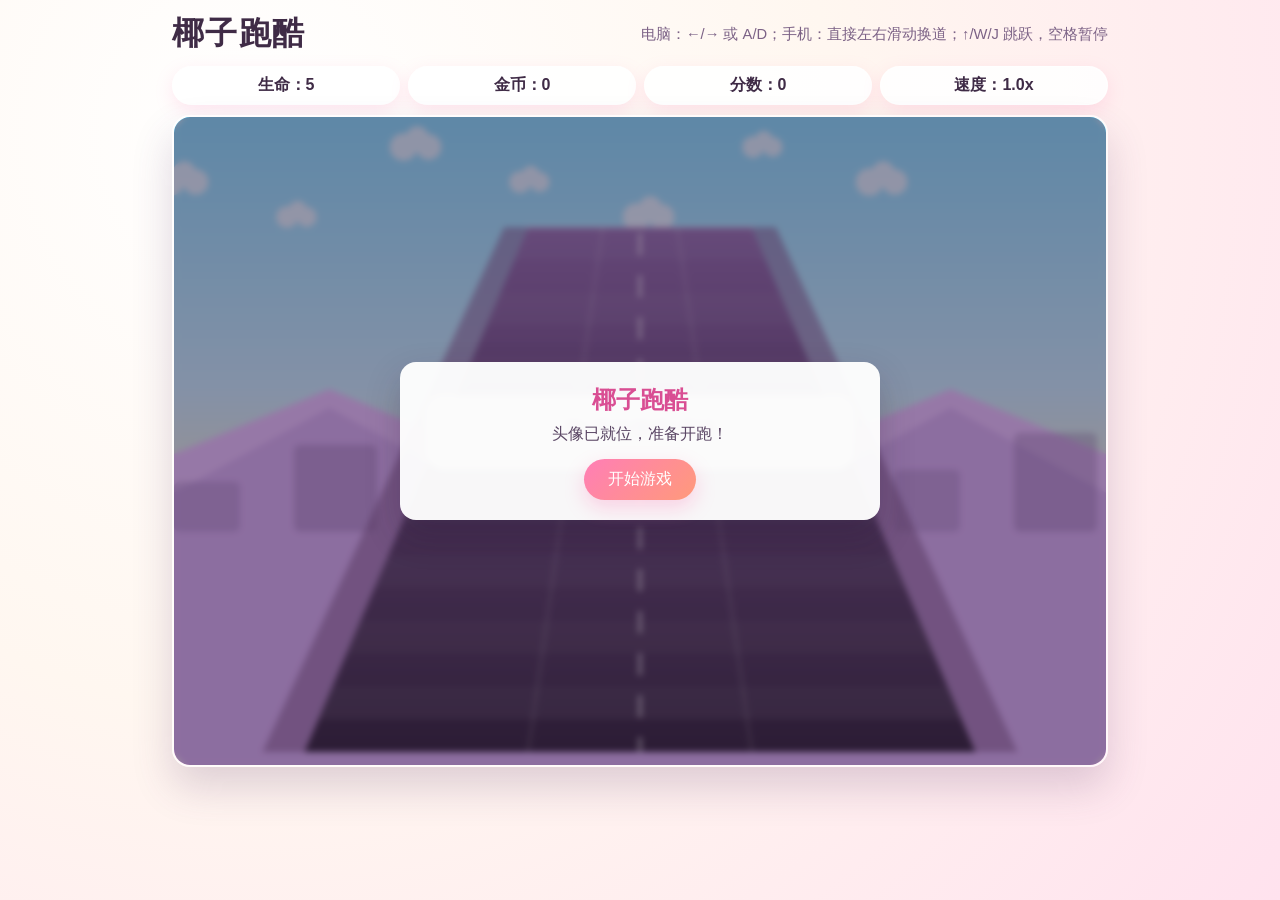
<file: index.html>
<!doctype html>
<html lang="zh-CN">
  <head>
    <meta charset="UTF-8" />
    <meta
      name="viewport"
      content="width=device-width, initial-scale=1.0, viewport-fit=cover, user-scalable=no"
    />
    <title>椰子跑酷</title>
    <link rel="stylesheet" href="./style.css" />
  </head>
  <body>
    <div class="game-shell">
      <header class="top-bar">
        <h1>椰子跑酷</h1>
        <div class="hint">电脑：←/→ 或 A/D；手机：直接左右滑动换道；↑/W/J 跳跃，空格暂停</div>
      </header>

      <section class="hud">
        <div class="chip">生命：<span id="lives">5</span></div>
        <div class="chip">金币：<span id="coins">0</span></div>
        <div class="chip">分数：<span id="score">0</span></div>
        <div class="chip">速度：<span id="speed">1.0</span>x</div>
      </section>

      <section class="arena-wrap">
        <canvas id="game-canvas" aria-label="椰子跑酷画面"></canvas>
        <button id="mobile-pause-btn" class="mobile-pause-btn" type="button">暂停</button>
        <div id="toast" class="toast"></div>

        <div id="overlay" class="overlay show">
          <div class="panel">
            <h2>椰子跑酷</h2>
            <p id="status">正在准备头像与赛道...</p>
            <button id="start-btn" disabled>开始游戏</button>
          </div>
        </div>
      </section>

      <section class="mobile-controls" aria-label="移动端控制按钮">
        <button id="left-btn" type="button">← 左</button>
        <button id="jump-btn" type="button">↑ 跳</button>
        <button id="right-btn" type="button">右 →</button>
      </section>
    </div>

    <script src="./game.js"></script>
  </body>
</html>
</file>
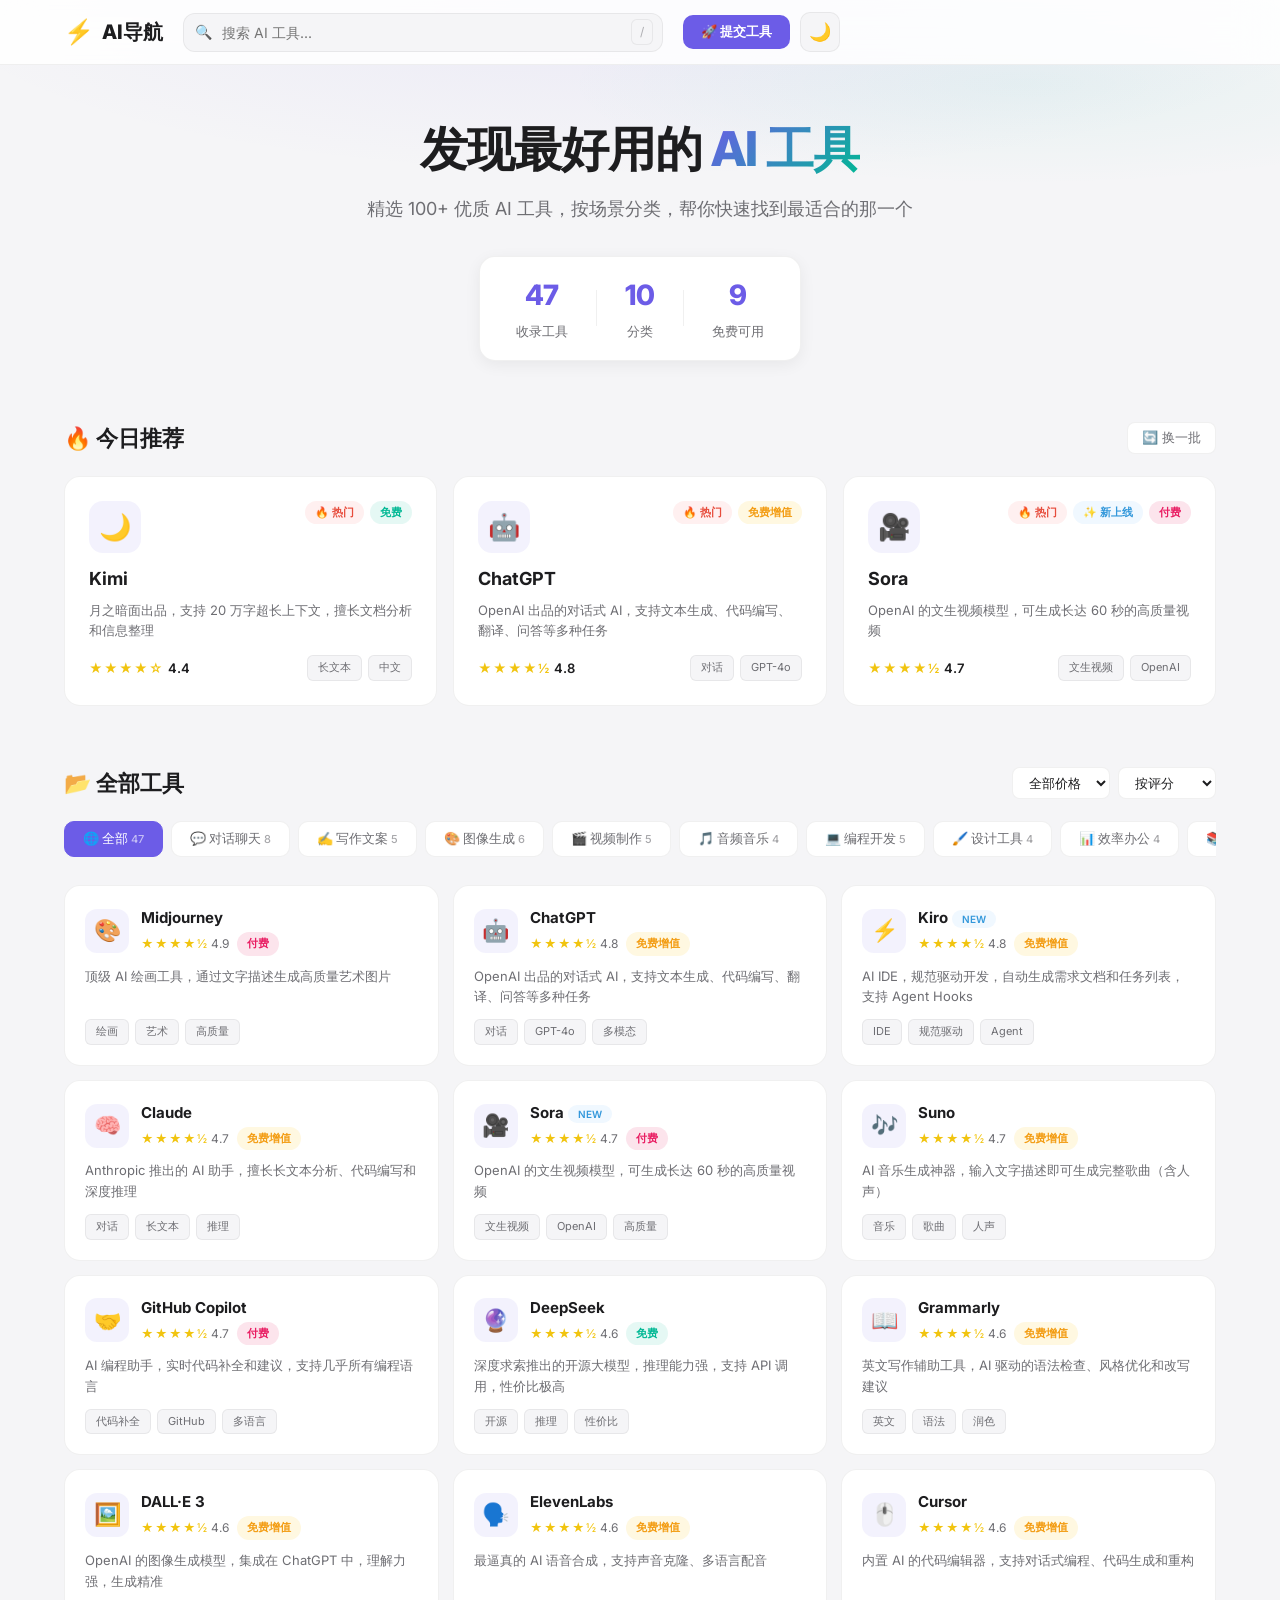
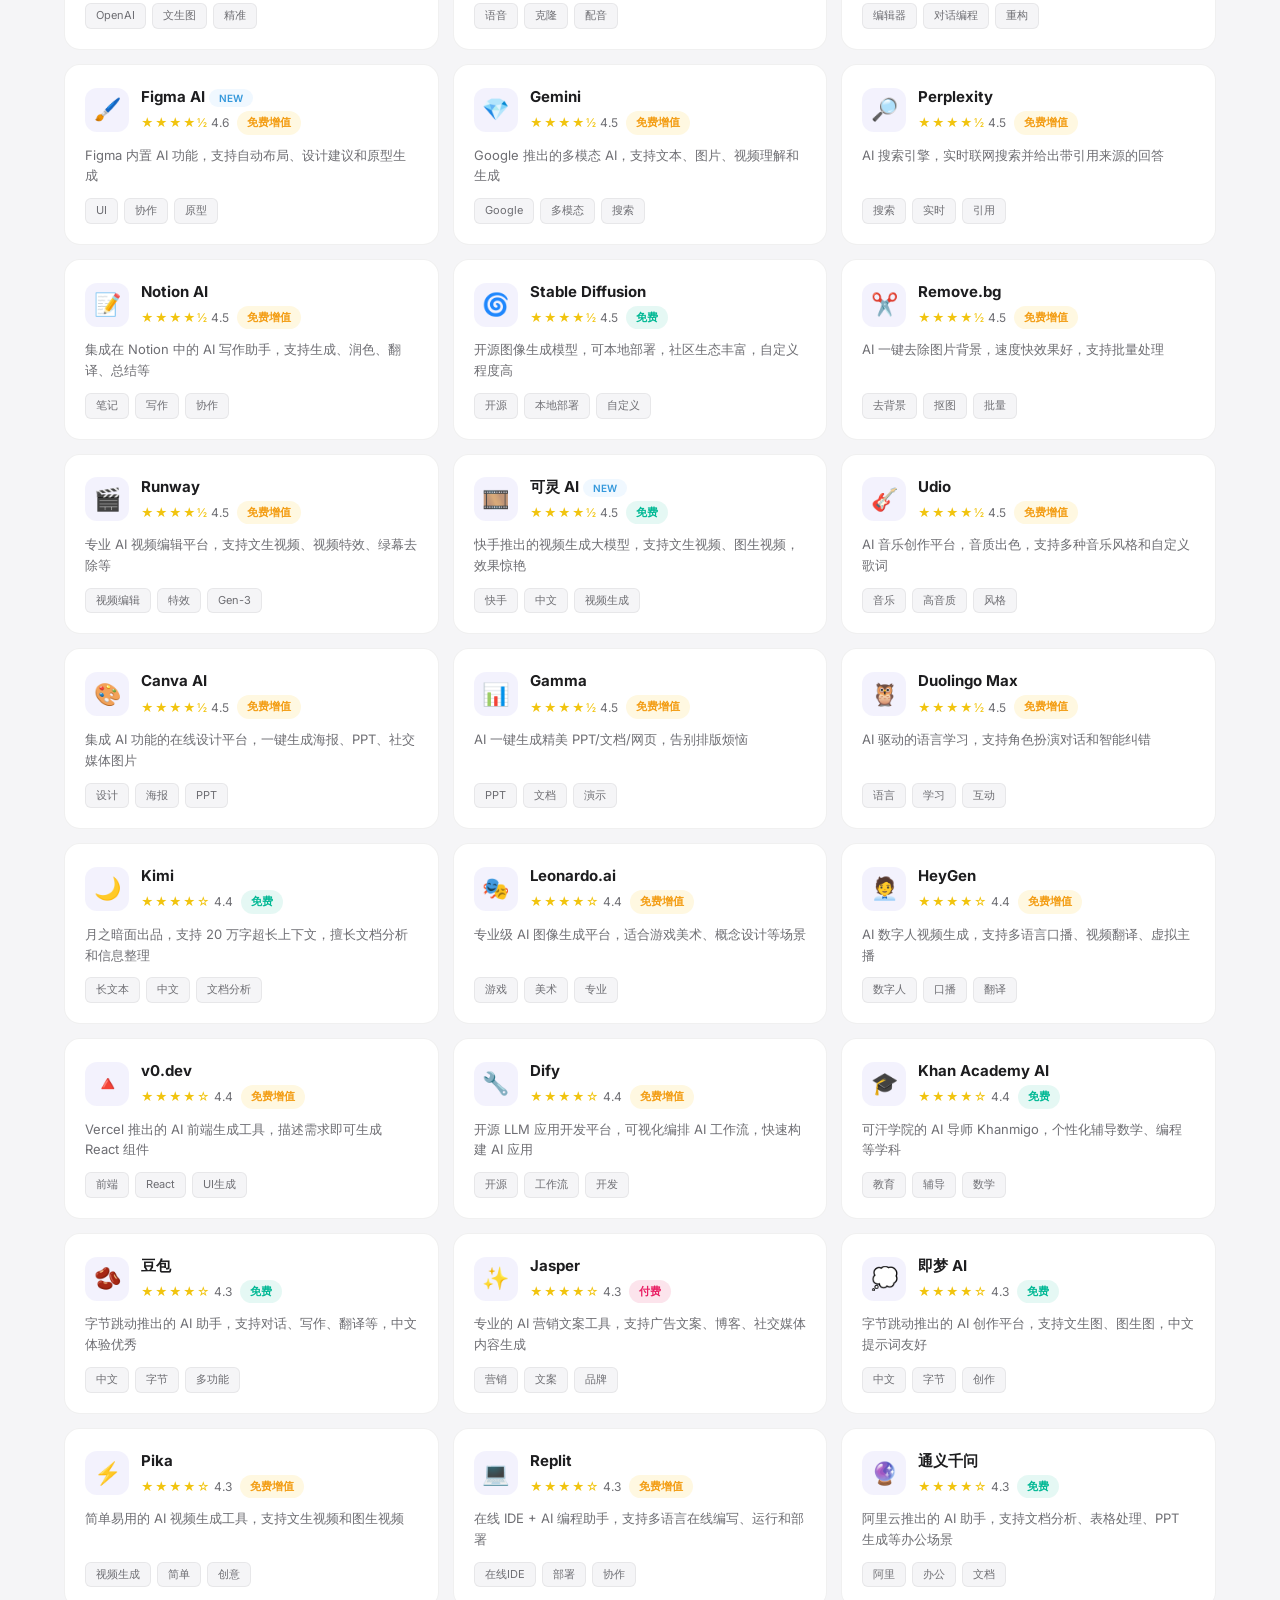
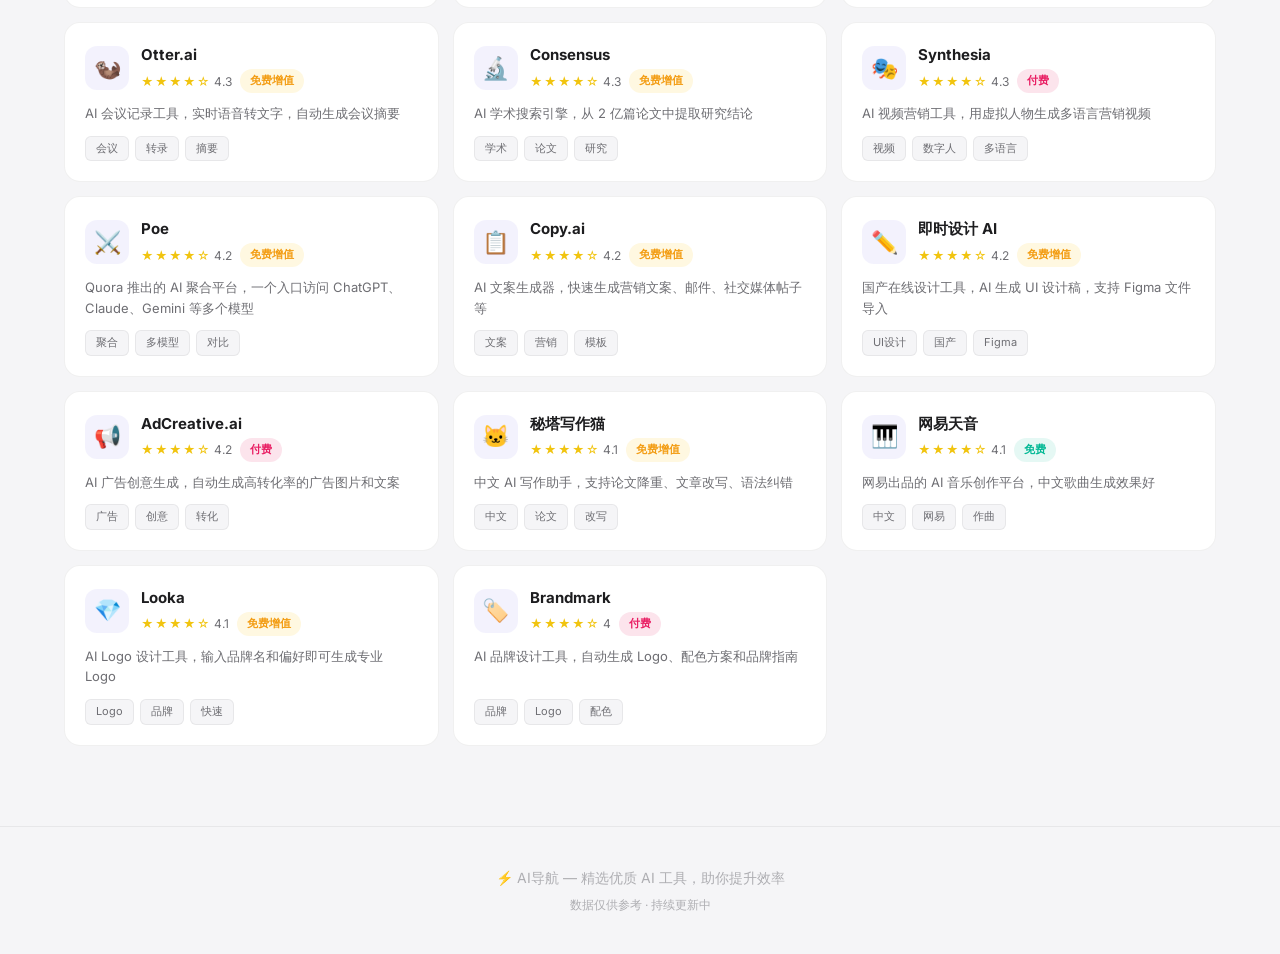
<file: AINav/index.html>
<!DOCTYPE html>
<html lang="zh-CN">
<head>
    <meta charset="UTF-8">
    <meta name="viewport" content="width=device-width, initial-scale=1.0">
    <title>AI 导航站 - 发现最好用的 AI 工具</title>
    <link rel="stylesheet" href="style.css">
    <link rel="preconnect" href="https://fonts.googleapis.com">
    <link href="https://fonts.googleapis.com/css2?family=Inter:wght@400;500;600;700;800&display=swap" rel="stylesheet">
</head>
<body>
    <!-- 顶部导航 -->
    <nav class="navbar">
        <div class="nav-inner">
            <div class="logo">
                <span class="logo-icon">⚡</span>
                <span class="logo-text">AI导航</span>
            </div>
            <div class="search-box">
                <span class="search-icon">🔍</span>
                <input type="text" id="searchInput" placeholder="搜索 AI 工具..." autocomplete="off">
                <kbd class="search-kbd">/</kbd>
            </div>
            <div class="nav-actions">
                <button class="btn-submit" id="submitBtn">🚀 提交工具</button>
                <button class="btn-theme" id="themeBtn" title="切换主题">🌙</button>
            </div>
        </div>
    </nav>

    <!-- 英雄区 -->
    <header class="hero">
        <div class="hero-bg"></div>
        <div class="hero-content">
            <h1 class="hero-title">发现最好用的 <span class="gradient-text">AI 工具</span></h1>
            <p class="hero-desc">精选 100+ 优质 AI 工具，按场景分类，帮你快速找到最适合的那一个</p>
            <div class="hero-stats">
                <div class="stat"><span class="stat-num" id="totalTools">0</span><span class="stat-label">收录工具</span></div>
                <div class="stat-divider"></div>
                <div class="stat"><span class="stat-num" id="totalCategories">0</span><span class="stat-label">分类</span></div>
                <div class="stat-divider"></div>
                <div class="stat"><span class="stat-num" id="freeCount">0</span><span class="stat-label">免费可用</span></div>
            </div>
        </div>
    </header>

    <!-- 今日推荐 -->
    <section class="section featured-section">
        <div class="section-header">
            <h2>🔥 今日推荐</h2>
            <button class="btn-refresh" id="refreshFeatured" title="换一批">🔄 换一批</button>
        </div>
        <div class="featured-grid" id="featuredGrid"></div>
    </section>

    <!-- 分类标签 -->
    <section class="section">
        <div class="section-header">
            <h2>📂 全部工具</h2>
            <div class="filter-group">
                <select id="priceFilter" class="filter-select">
                    <option value="all">全部价格</option>
                    <option value="free">免费</option>
                    <option value="freemium">免费增值</option>
                    <option value="paid">付费</option>
                </select>
                <select id="sortFilter" class="filter-select">
                    <option value="rating">按评分</option>
                    <option value="name">按名称</option>
                    <option value="new">最新上线</option>
                </select>
            </div>
        </div>
        <div class="category-tabs" id="categoryTabs"></div>
        <div class="tools-grid" id="toolsGrid"></div>
        <div class="empty-state" id="emptyState" style="display:none">
            <span class="empty-icon">🔍</span>
            <p>没有找到匹配的工具</p>
            <button class="btn-reset" id="resetBtn">清除筛选</button>
        </div>
    </section>

    <!-- 提交工具弹窗 -->
    <div class="modal-overlay" id="submitModal">
        <div class="modal">
            <div class="modal-header">
                <h3>🚀 提交新工具</h3>
                <button class="modal-close" id="closeModal">&times;</button>
            </div>
            <form id="submitForm" class="modal-body">
                <div class="form-group">
                    <label>工具名称 *</label>
                    <input type="text" id="toolName" required placeholder="例如：ChatGPT">
                </div>
                <div class="form-group">
                    <label>工具链接 *</label>
                    <input type="url" id="toolUrl" required placeholder="https://...">
                </div>
                <div class="form-group">
                    <label>简介 *</label>
                    <textarea id="toolDesc" required placeholder="一句话描述这个工具的用途" rows="3"></textarea>
                </div>
                <div class="form-row">
                    <div class="form-group">
                        <label>分类</label>
                        <select id="toolCategory"></select>
                    </div>
                    <div class="form-group">
                        <label>价格</label>
                        <select id="toolPrice">
                            <option value="free">免费</option>
                            <option value="freemium">免费增值</option>
                            <option value="paid">付费</option>
                        </select>
                    </div>
                </div>
                <button type="submit" class="btn-submit-form">提交</button>
            </form>
        </div>
    </div>

    <!-- 工具详情弹窗 -->
    <div class="modal-overlay" id="detailModal">
        <div class="modal modal-detail">
            <button class="modal-close" id="closeDetail">&times;</button>
            <div id="detailContent"></div>
        </div>
    </div>

    <!-- 回到顶部 -->
    <button class="back-to-top" id="backToTop" title="回到顶部">↑</button>

    <footer class="footer">
        <p>⚡ AI导航 — 精选优质 AI 工具，助你提升效率</p>
        <p class="footer-sub">数据仅供参考 · 持续更新中</p>
    </footer>

    <script src="data.js"></script>
    <script src="app.js"></script>
</body>
</html>
</file>
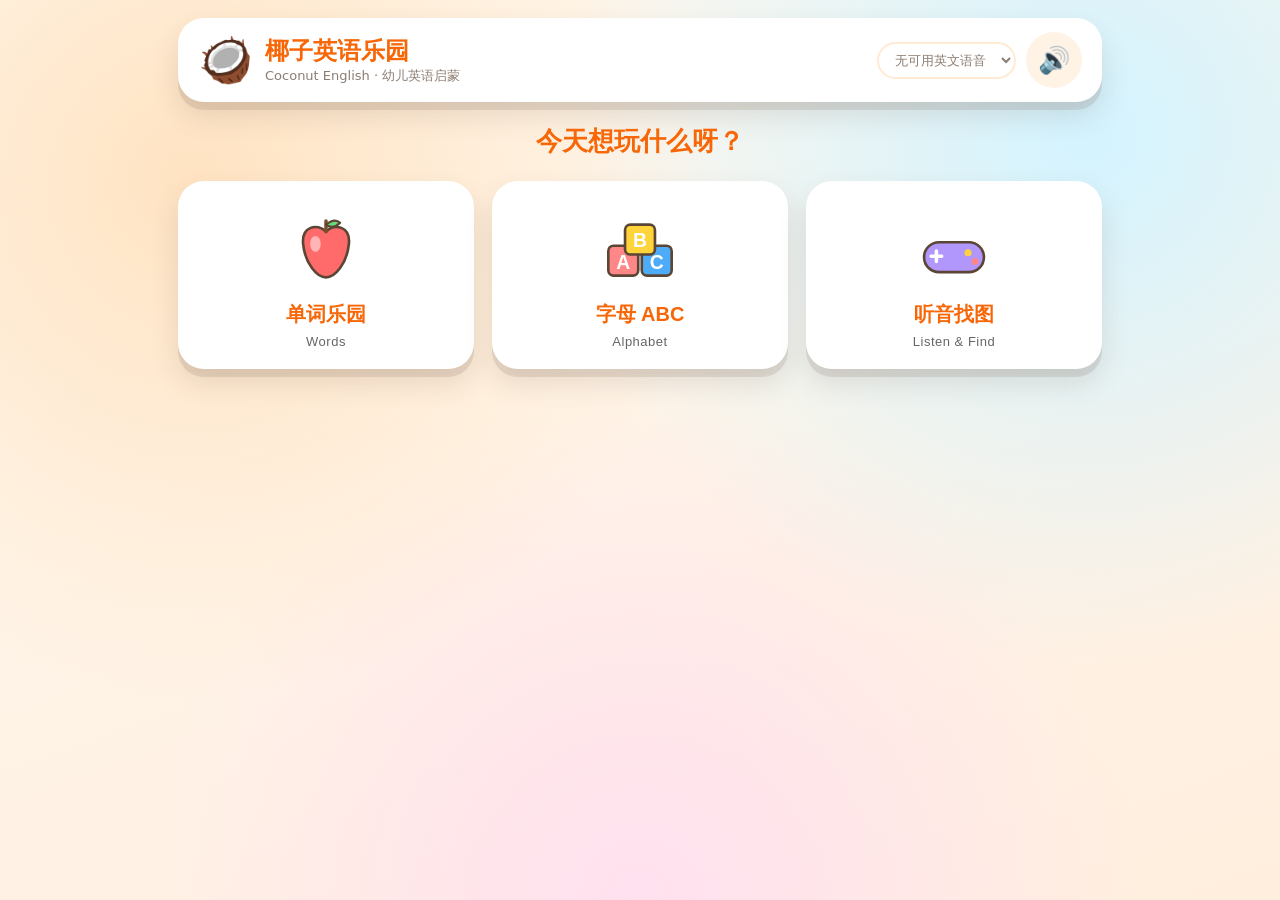
<file: CoconutEnglish/index.html>
<!DOCTYPE html>
<html lang="zh-CN">
<head>
  <meta charset="UTF-8">
  <meta name="viewport" content="width=device-width, initial-scale=1.0">
  <title>椰子英语乐园 · Coconut English</title>
  <link rel="stylesheet" href="style.css?v=3">
</head>
<body>
  <div class="bg"></div>

  <main class="app">
    <header class="top-bar">
      <div class="brand">
        <span class="avatar">🥥</span>
        <div class="brand-text">
          <h1>椰子英语乐园</h1>
          <p>Coconut English · 幼儿英语启蒙</p>
        </div>
      </div>
      <div class="header-controls">
        <select id="voiceSelect" class="voice-select" title="选择朗读嗓音" aria-label="选择朗读嗓音"></select>
        <button id="soundToggle" class="sound-btn" title="声音开关" aria-label="声音开关">🔊</button>
      </div>
    </header>

    <!-- 首页 -->
    <section class="screen" id="homeScreen">
      <h2 class="screen-title">今天想玩什么呀？</h2>
      <div class="menu-grid">
        <button class="menu-card" data-go="topic">
          <span class="menu-icon" data-icon="apple"></span>
          <span class="menu-label">单词乐园</span>
          <span class="menu-sub">Words</span>
        </button>
        <button class="menu-card" data-go="abc">
          <span class="menu-icon" data-icon="abc"></span>
          <span class="menu-label">字母 ABC</span>
          <span class="menu-sub">Alphabet</span>
        </button>
        <button class="menu-card" data-go="game">
          <span class="menu-icon" data-icon="game"></span>
          <span class="menu-label">听音找图</span>
          <span class="menu-sub">Listen &amp; Find</span>
        </button>
      </div>
    </section>

    <!-- 主题选择 -->
    <section class="screen hidden" id="topicScreen">
      <button class="back-btn" data-go="home">← 返回</button>
      <h2 class="screen-title">选一个主题吧</h2>
      <div class="topic-grid" id="topicGrid"></div>
    </section>

    <!-- 单词卡 -->
    <section class="screen hidden" id="wordScreen">
      <button class="back-btn" data-go="topic">← 返回</button>
      <h2 class="screen-title" id="wordTopicTitle"></h2>
      <div class="card-grid" id="wordGrid"></div>
    </section>

    <!-- 字母 ABC -->
    <section class="screen hidden" id="abcScreen">
      <button class="back-btn" data-go="home">← 返回</button>
      <h2 class="screen-title">点字母听发音 🔤</h2>
      <div class="abc-mode" id="abcMode">
        <span class="abc-mode-label">朗读模式：</span>
        <button class="mode-btn" data-mode="letter">只读字母</button>
        <button class="mode-btn" data-mode="word">字母+单词</button>
      </div>
      <div class="abc-grid" id="abcGrid"></div>
    </section>

    <!-- 听音找图 -->
    <section class="screen hidden" id="gameScreen">
      <button class="back-btn" data-go="home">← 返回</button>
      <div class="game-hud">
        <span class="score-box">⭐ <span id="gameScore">0</span></span>
        <button class="replay-btn" id="replaySound">🔊 再听一次</button>
      </div>
      <h2 class="screen-title">听一听，点出正确的图片！</h2>
      <div class="game-grid" id="gameGrid"></div>
      <div class="game-feedback" id="gameFeedback"></div>
    </section>
  </main>

  <!-- 休息提醒弹框 -->
  <div class="modal-overlay hidden" id="breakModal">
    <div class="modal-card">
      <div class="modal-icon" data-icon="rest"></div>
      <h2>休息一下眼睛吧！</h2>
      <p>已经玩了 20 分钟啦，<br>看看远方，眨眨眼睛，<br>休息好再回来和椰子玩～</p>
      <button class="primary-btn" id="breakOkBtn">好的 👌</button>
    </div>
  </div>

  <script src="icons.js?v=3"></script>
  <script src="data.js?v=3"></script>
  <script src="app.js?v=4"></script>
</body>
</html>
</file>
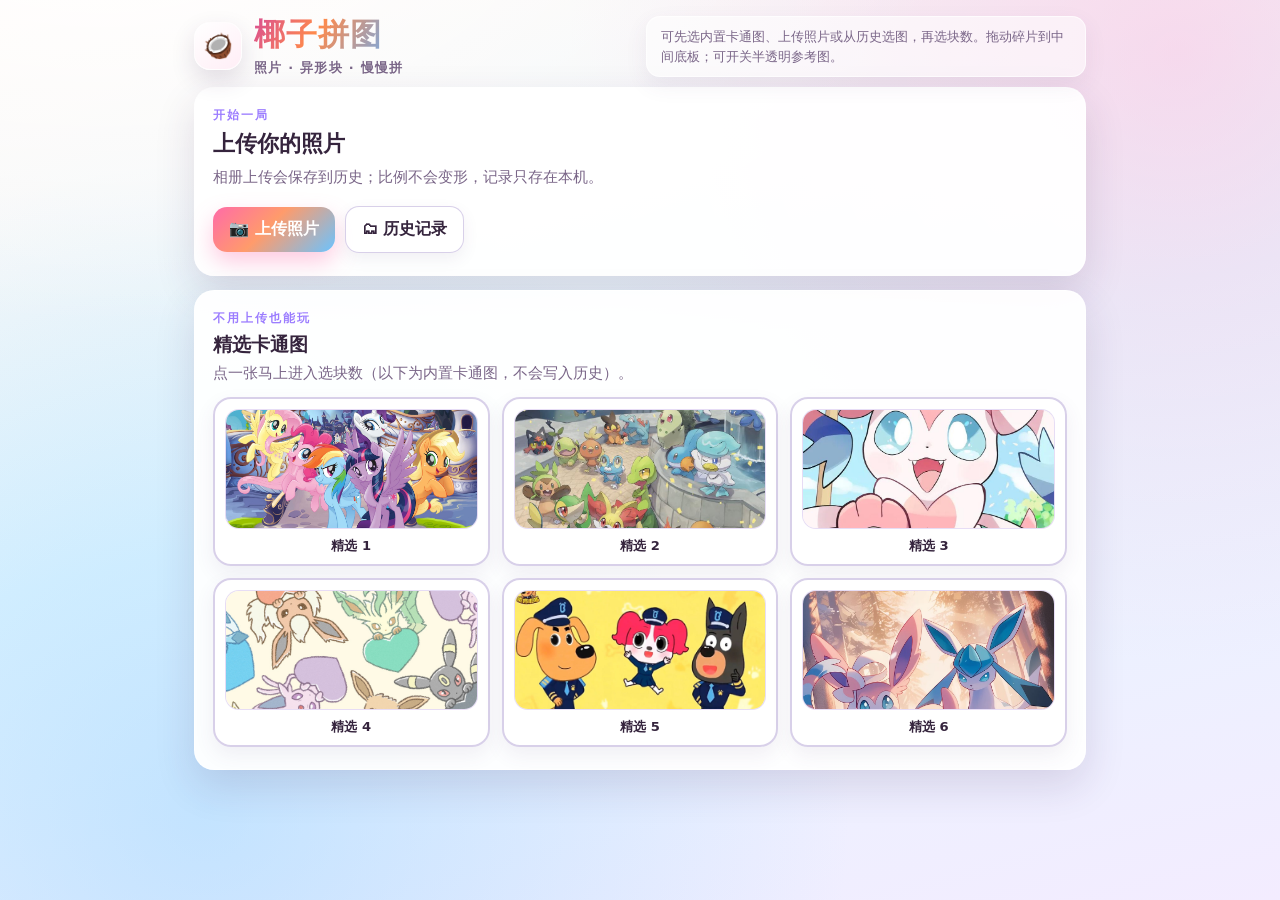
<file: CoconutPuzzle/index.html>
<!DOCTYPE html>
<html lang="zh-CN">
  <head>
    <meta charset="UTF-8" />
    <meta
      name="viewport"
      content="width=device-width, initial-scale=1.0, viewport-fit=cover, user-scalable=no"
    />
    <title>椰子拼图</title>
    <link rel="stylesheet" href="./style.css" />
    <link
      rel="icon"
      href="data:image/svg+xml,<svg xmlns='http://www.w3.org/2000/svg' viewBox='0 0 100 100'><text y='.9em' font-size='90'>🥥</text></svg>"
    />
  </head>
  <body>
    <div class="app">
      <header class="top-bar">
        <div class="brand">
          <div class="brand-mark" aria-hidden="true">🥥</div>
          <div class="brand-text">
            <h1>椰子拼图</h1>
            <p class="tagline">照片 · 异形块 · 慢慢拼</p>
          </div>
        </div>
        <p class="hint">
          可先选内置卡通图、上传照片或从历史选图，再选块数。拖动碎片到中间底板；可开关半透明参考图。
        </p>
      </header>

      <!-- 首页 -->
      <section id="screen-home" class="screen">
        <div class="card hero-card">
          <p class="eyebrow">开始一局</p>
          <h2>上传你的照片</h2>
          <p class="lead">相册上传会保存到历史；比例不会变形，记录只存在本机。</p>
          <div class="row-actions">
            <label class="btn primary">
              <input
                id="file-input"
                type="file"
                accept="image/*"
                hidden
              />
              <span>📷 上传照片</span>
            </label>
            <button type="button" class="btn ghost" id="btn-open-history">
              🗂 历史记录
            </button>
          </div>
        </div>

        <div class="card builtin-card">
          <p class="eyebrow">不用上传也能玩</p>
          <h2 class="builtin-title">精选卡通图</h2>
          <p class="lead small-gap">
            点一张马上进入选块数（以下为内置卡通图，不会写入历史）。
          </p>
          <div id="builtin-grid" class="builtin-grid" role="list"></div>
        </div>
      </section>

      <!-- 选块数 -->
      <section id="screen-pick" class="screen hidden">
        <div class="card">
          <div class="pick-head">
            <button type="button" class="btn text" id="btn-pick-back">← 返回</button>
            <p class="eyebrow">第二步</p>
          </div>
          <h2>要拼几块？</h2>
          <p class="muted small">
            竖屏与横屏会自动调整行列；碎片为传统凹凸异形。
          </p>
          <div id="pick-preview-wrap" class="preview-wrap"></div>
          <div class="count-grid" id="count-grid" role="group" aria-label="块数">
            <button type="button" class="count-btn" data-count="4">4 块</button>
            <button type="button" class="count-btn" data-count="8">8 块</button>
            <button type="button" class="count-btn" data-count="16">16 块</button>
            <button type="button" class="count-btn" data-count="32">32 块</button>
          </div>
          <button type="button" class="btn primary wide" id="btn-start-play" disabled>
            🧩 开始拼图
          </button>
        </div>
      </section>

      <!-- 游戏中 -->
      <section id="screen-play" class="screen hidden">
        <div class="play-toolbar">
          <button type="button" class="btn text" id="btn-play-back">← 退出本局</button>
          <div class="play-stats">
            <span class="pill" id="stat-time">时间 0:00</span>
            <span class="pill" id="stat-moves">步数 0</span>
            <span class="pill soft" id="stat-progress">进度 0 / 0</span>
          </div>
          <div class="play-actions">
            <button type="button" class="btn small ghost" id="btn-toggle-ghost" aria-pressed="true">
              👻 参考图
            </button>
            <button type="button" class="btn small ghost" id="btn-reshuffle">
              🔀 重洗碎片
            </button>
          </div>
        </div>

        <div class="board-wrap" id="board-wrap">
          <div class="board-frame" id="board-frame">
            <div class="board-inner" id="board-inner">
              <img id="ghost-img" class="ghost-img" alt="" />
              <div id="slots-layer" class="slots-layer"></div>
              <div id="pieces-layer" class="pieces-layer"></div>
            </div>
          </div>
        </div>

        <div class="tray-wrap">
          <div class="tray-head">
            <span class="tray-title">碎片池</span>
            <span class="tray-hint">拖动到上方底板；靠近正确位置会自动吸附</span>
          </div>
          <div id="tray" class="tray"></div>
        </div>

        <div id="win-overlay" class="win-overlay hidden" role="dialog" aria-modal="true">
          <div class="win-card">
            <p class="eyebrow">完成啦</p>
            <h2>🎉 拼好了！</h2>
            <p class="win-meta" id="win-meta"></p>
            <div class="row-actions center">
              <button type="button" class="btn primary" id="btn-win-again">再拼一局</button>
              <button type="button" class="btn ghost" id="btn-win-home">回首页</button>
            </div>
          </div>
        </div>
      </section>

      <!-- 历史弹层 -->
      <div id="history-overlay" class="overlay hidden" aria-hidden="true">
        <div class="overlay-panel">
          <div class="overlay-head">
            <h2>历史记录</h2>
            <button type="button" class="icon-btn" id="btn-history-close" aria-label="关闭">
              ✕
            </button>
          </div>
          <p class="muted small">
            最多保留 50 张；超出会自动删掉最旧的。可删除单条或清空全部。
          </p>
          <div class="history-actions">
            <button type="button" class="btn small danger ghost" id="btn-history-clear">
              清空全部
            </button>
          </div>
          <div id="history-list" class="history-list"></div>
          <p id="history-empty" class="muted small hidden">还没有记录，先上传一张照片吧～</p>
        </div>
      </div>

      <div id="toast" class="toast" role="status"></div>
    </div>

    <script src="./game.js"></script>
  </body>
</html>
</file>
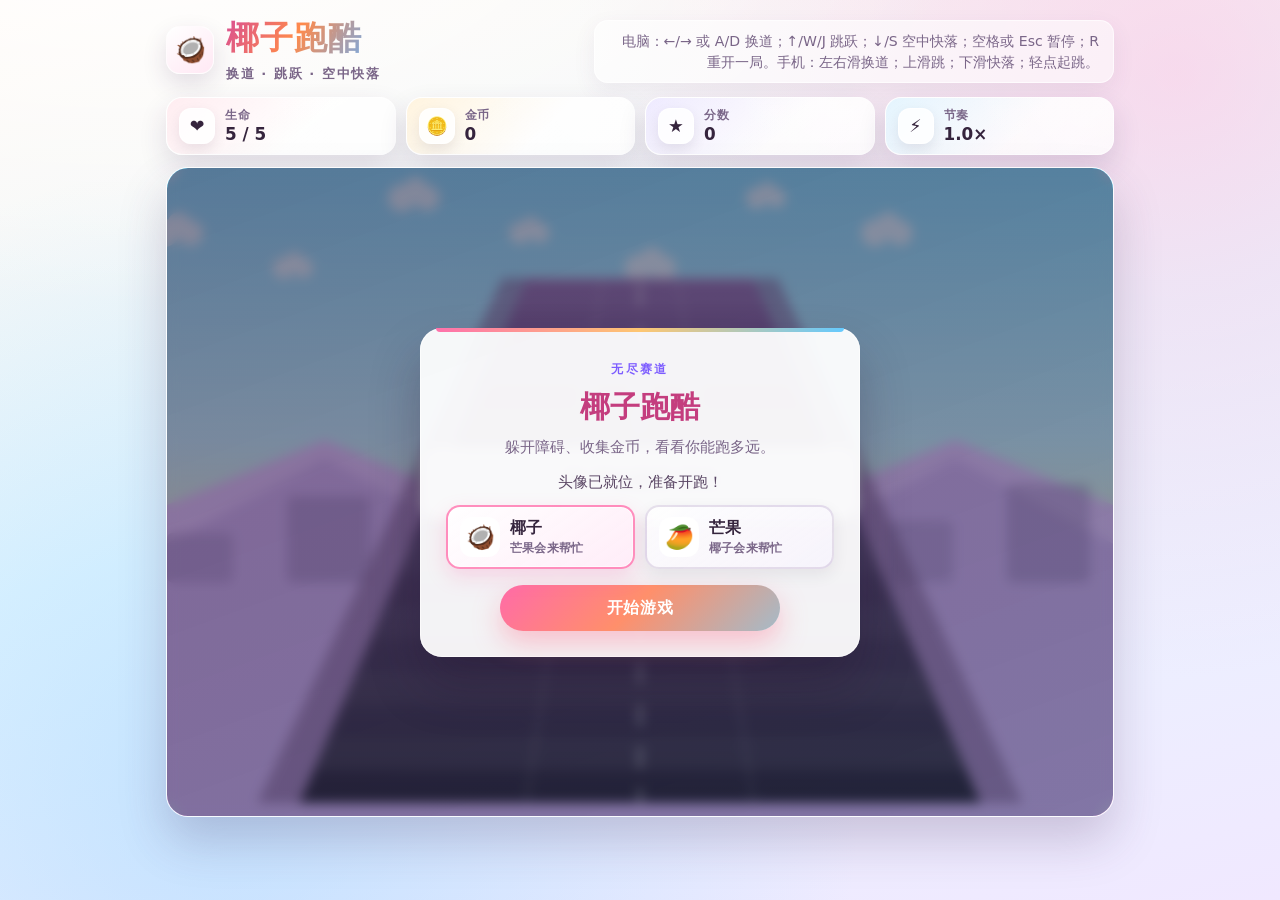
<file: CoconutRun/index.html>
<!doctype html>
<html lang="zh-CN">
  <head>
    <meta charset="UTF-8" />
    <meta
      name="viewport"
      content="width=device-width, initial-scale=1.0, viewport-fit=cover, user-scalable=no"
    />
    <title>椰子跑酷</title>
    <link rel="stylesheet" href="./style.css" />
  </head>
  <body>
    <div class="game-shell">
      <header class="top-bar">
        <div class="brand">
          <div class="brand-mark" aria-hidden="true">🥥</div>
          <div class="brand-text">
            <h1>椰子跑酷</h1>
            <p class="tagline">换道 · 跳跃 · 空中快落</p>
          </div>
        </div>
        <div class="hint">
          电脑：←/→ 或 A/D 换道；↑/W/J 跳跃；↓/S 空中快落；空格或 Esc 暂停；R 重开一局。手机：左右滑换道；上滑跳；下滑快落；轻点起跳。
        </div>
      </header>

      <section class="hud" aria-label="本局数据">
        <div class="hud-card hud-lives">
          <span class="hud-ic" aria-hidden="true">❤</span>
          <div class="hud-meta">
            <span class="hud-label">生命</span>
            <span class="hud-value" id="lives">5 / 5</span>
          </div>
        </div>
        <div class="hud-card hud-coins">
          <span class="hud-ic" aria-hidden="true">🪙</span>
          <div class="hud-meta">
            <span class="hud-label">金币</span>
            <span class="hud-value" id="coins">0</span>
          </div>
        </div>
        <div class="hud-card hud-score">
          <span class="hud-ic" aria-hidden="true">★</span>
          <div class="hud-meta">
            <span class="hud-label">分数</span>
            <span class="hud-value" id="score">0</span>
          </div>
        </div>
        <div class="hud-card hud-speed">
          <span class="hud-ic" aria-hidden="true">⚡</span>
          <div class="hud-meta">
            <span class="hud-label">节奏</span>
            <span class="hud-value"><span id="speed">1.0</span>×</span>
          </div>
        </div>
      </section>

      <section class="arena-wrap">
        <canvas id="game-canvas" aria-label="椰子跑酷画面"></canvas>
        <button id="mobile-pause-btn" class="mobile-pause-btn" type="button">暂停</button>
        <div id="toast" class="toast"></div>

        <div id="overlay" class="overlay show">
          <div class="panel">
            <p class="panel-eyebrow">无尽赛道</p>
            <h2>椰子跑酷</h2>
            <p class="panel-lead">躲开障碍、收集金币，看看你能跑多远。</p>
            <p id="status">正在准备头像与赛道...</p>
            <div class="char-pick" role="radiogroup" aria-label="选择人物">
              <button
                type="button"
                class="char-opt selected"
                data-char-pick="coconut"
                id="pick-coconut"
                role="radio"
                aria-checked="true"
              >
                <span class="char-emoji" aria-hidden="true">🥥</span>
                <span class="char-meta">
                  <span class="char-name">椰子</span>
                  <span class="char-note">芒果会来帮忙</span>
                </span>
              </button>
              <button
                type="button"
                class="char-opt"
                data-char-pick="mango"
                id="pick-mango"
                role="radio"
                aria-checked="false"
              >
                <span class="char-emoji" aria-hidden="true">🥭</span>
                <span class="char-meta">
                  <span class="char-name">芒果</span>
                  <span class="char-note">椰子会来帮忙</span>
                </span>
              </button>
            </div>
            <button id="start-btn" disabled>开始游戏</button>
          </div>
        </div>
      </section>

      <section class="mobile-controls" aria-label="移动端控制按钮">
        <button id="left-btn" type="button" class="mc-left">← 左</button>
        <button id="jump-btn" type="button" class="mc-jump">↑ 跳</button>
        <button id="right-btn" type="button" class="mc-right">右 →</button>
      </section>
    </div>

    <script src="./game.js"></script>
  </body>
</html>
</file>
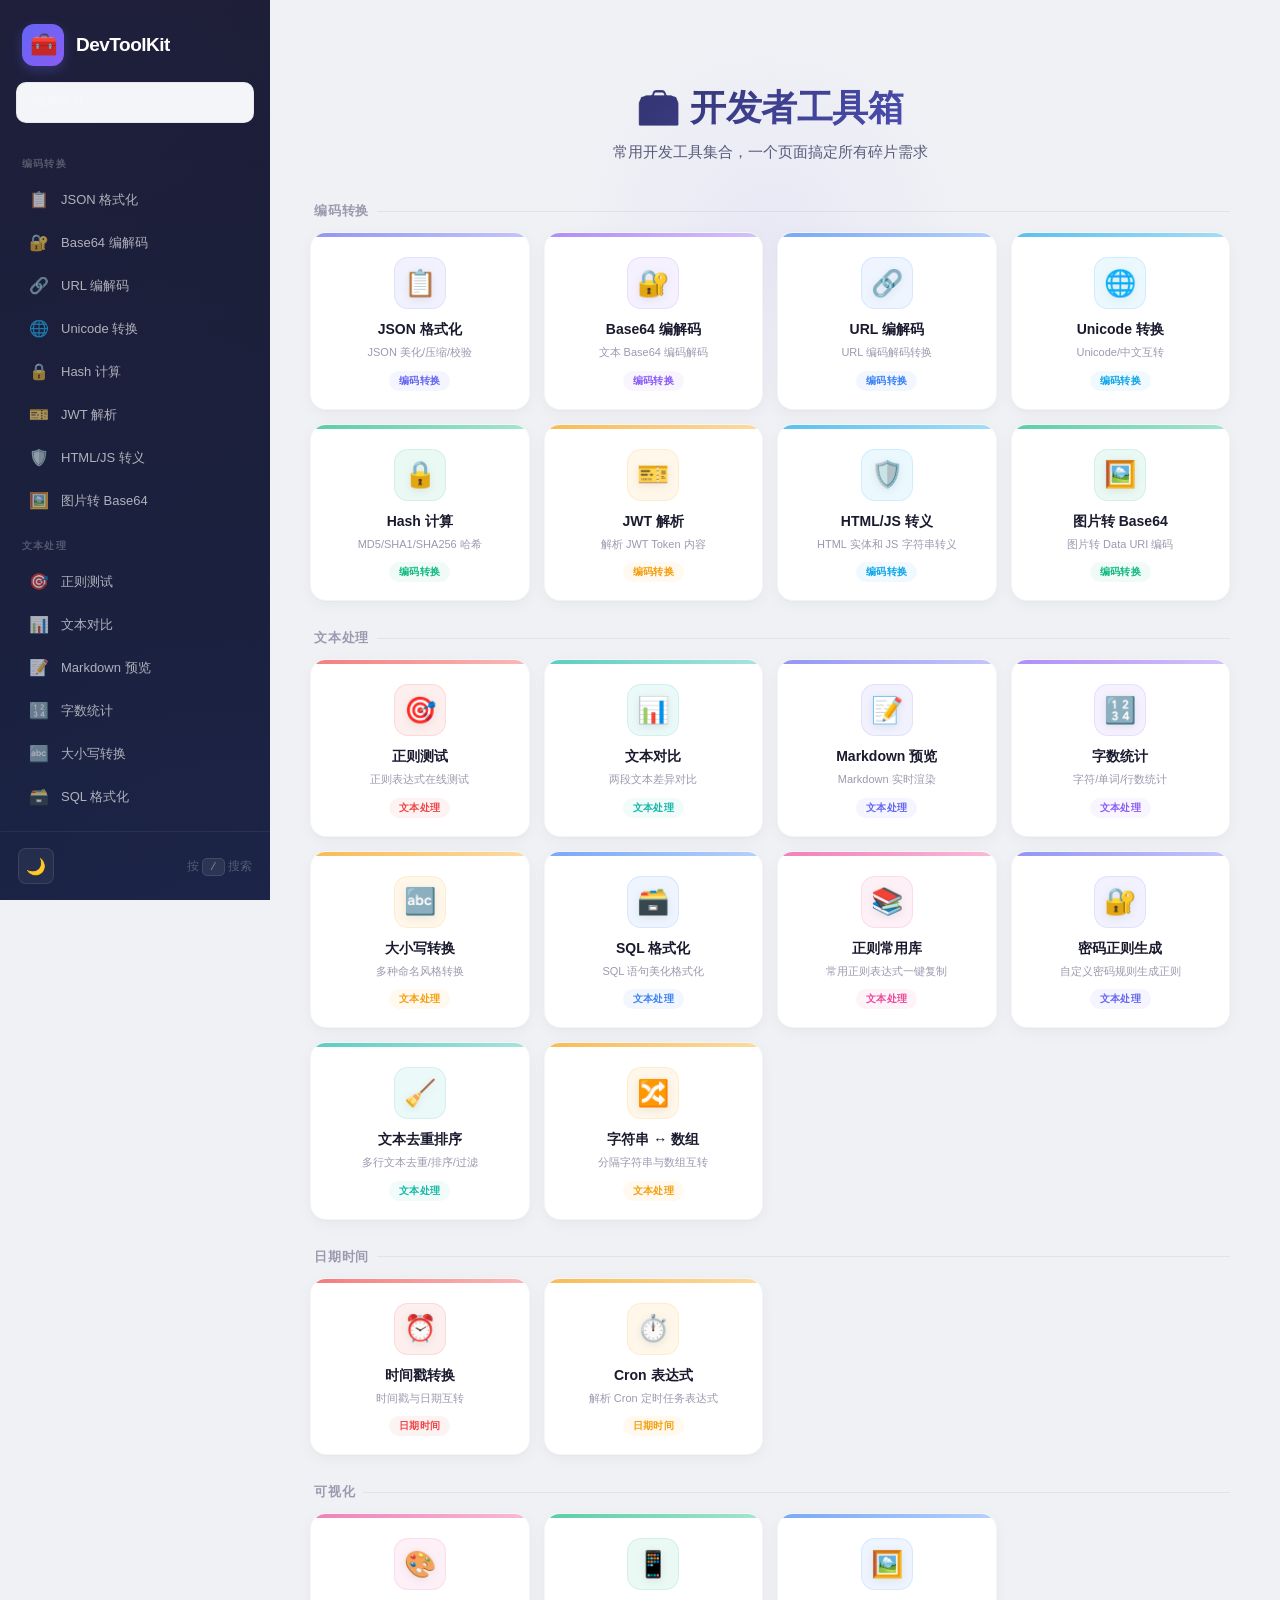
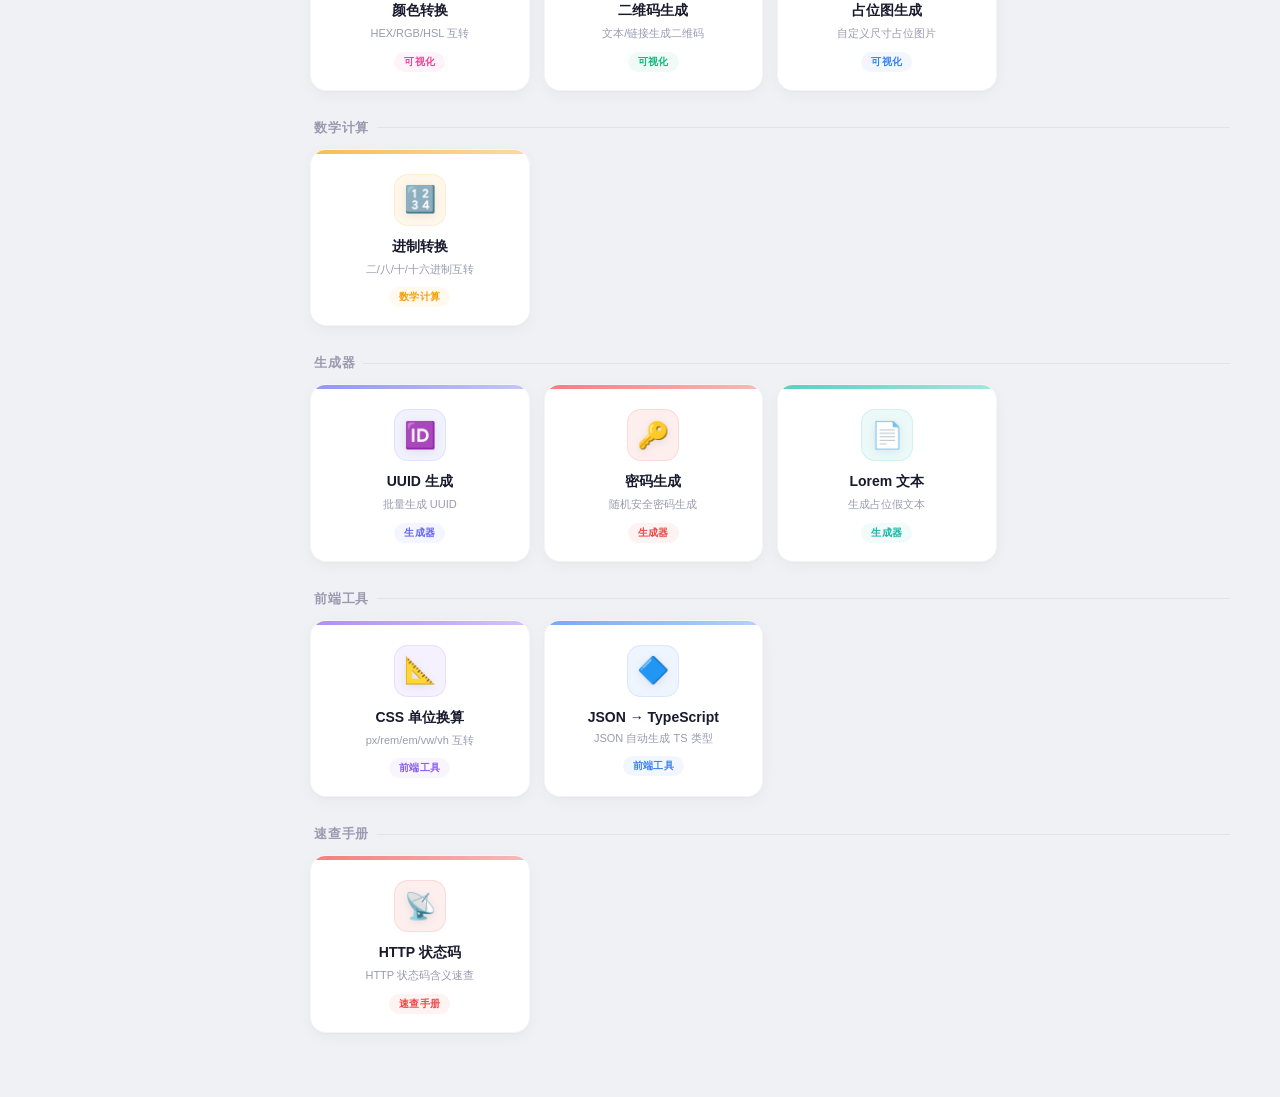
<file: DevTools/index.html>
<!DOCTYPE html>
<html lang="zh-CN">
<head>
    <meta charset="UTF-8">
    <meta name="viewport" content="width=device-width, initial-scale=1.0">
    <title>开发者工具箱 - DevToolKit</title>
    <link rel="stylesheet" href="style.css">
</head>
<body>
    <nav class="sidebar" id="sidebar">
        <div class="sidebar-header">
            <span class="sidebar-logo">🧰</span>
            <span class="sidebar-title">DevToolKit</span>
        </div>
        <div class="sidebar-search">
            <input type="text" id="toolSearch" placeholder="搜索工具..." autocomplete="off">
        </div>
        <div class="sidebar-nav" id="sidebarNav"></div>
        <div class="sidebar-footer">
            <button class="btn-theme" id="themeBtn" title="切换主题">🌙</button>
            <span class="footer-text">按 <kbd>/</kbd> 搜索</span>
        </div>
    </nav>

    <button class="menu-toggle" id="menuToggle">☰</button>

    <main class="main" id="main">
        <!-- 首页 -->
        <div class="home-view" id="homeView">
            <div class="home-hero">
                <h1>🧰 开发者工具箱</h1>
                <p>常用开发工具集合，一个页面搞定所有碎片需求</p>
            </div>
            <div id="homeGrid"></div>
        </div>

        <!-- 工具面板容器 -->
        <div class="tool-view" id="toolView" style="display:none">
            <div class="tool-header">
                <button class="btn-back" id="btnBack">← 返回</button>
                <h2 id="toolTitle"></h2>
            </div>
            <div class="tool-body" id="toolBody"></div>
        </div>
    </main>

    <div class="toast" id="toast"></div>

    <script src="app.js"></script>
</body>
</html>
</file>
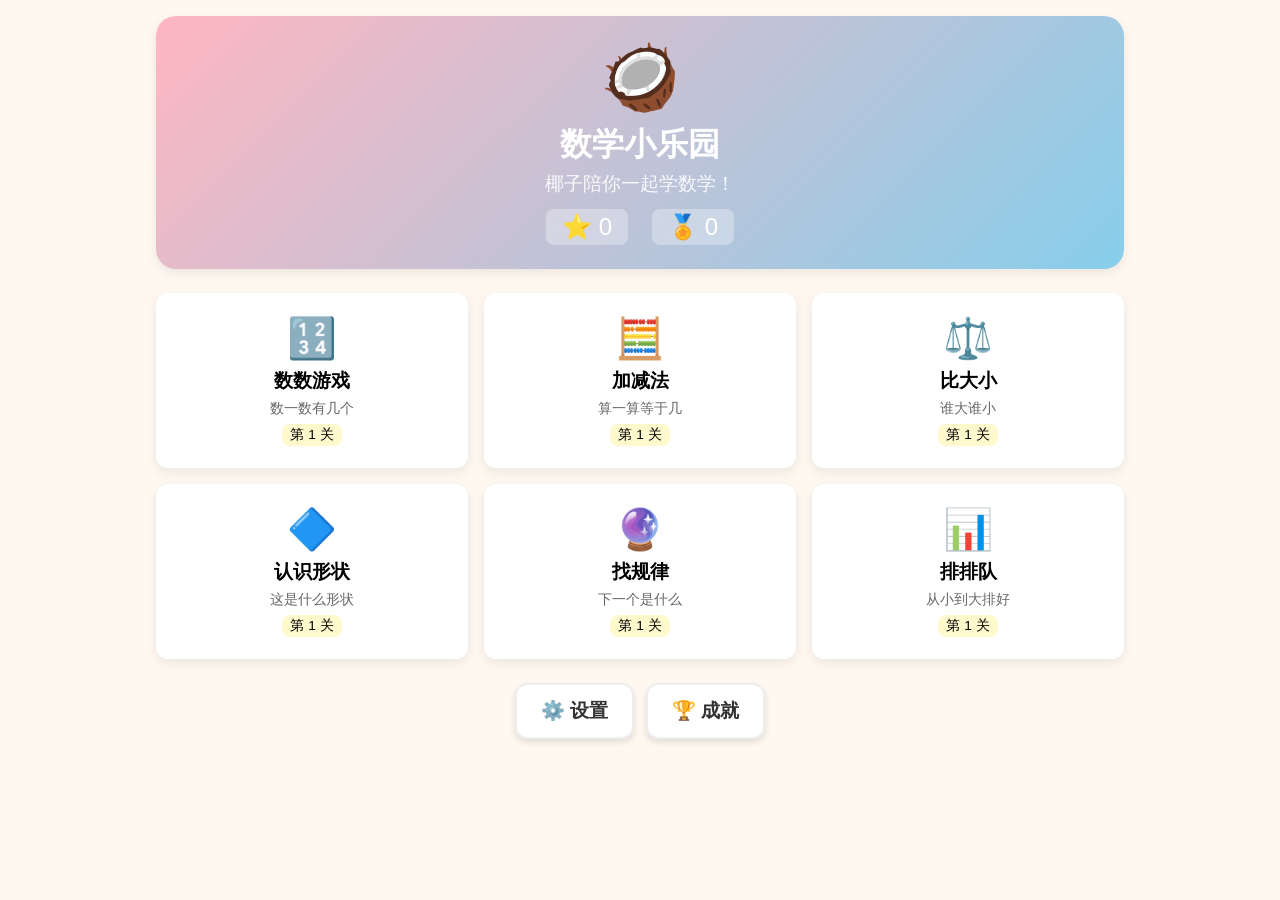
<file: MathPlayground/index.html>
<!DOCTYPE html>
<html lang="zh-CN">
<head>
  <meta charset="UTF-8">
  <meta name="viewport" content="width=device-width, initial-scale=1.0">
  <title>数学小乐园</title>
  <link rel="stylesheet" href="css/main.css">
  <link rel="stylesheet" href="css/components.css">
  <link rel="stylesheet" href="css/animations.css">
</head>
<body>
  <div id="app"></div>
  <script src="js/config.js"></script>
  <script src="js/store.js"></script>
  <script src="js/router.js"></script>
  <script src="js/audio.js"></script>
  <script src="js/ui.js"></script>
  <script src="js/timer.js"></script>
  <script src="js/modules/counting.js"></script>
  <script src="js/modules/arithmetic.js"></script>
  <script src="js/modules/comparison.js"></script>
  <script src="js/modules/shapes.js"></script>
  <script src="js/modules/patterns.js"></script>
  <script src="js/modules/sorting.js"></script>
  <script src="js/main.js"></script>
</body>
</html>
</file>
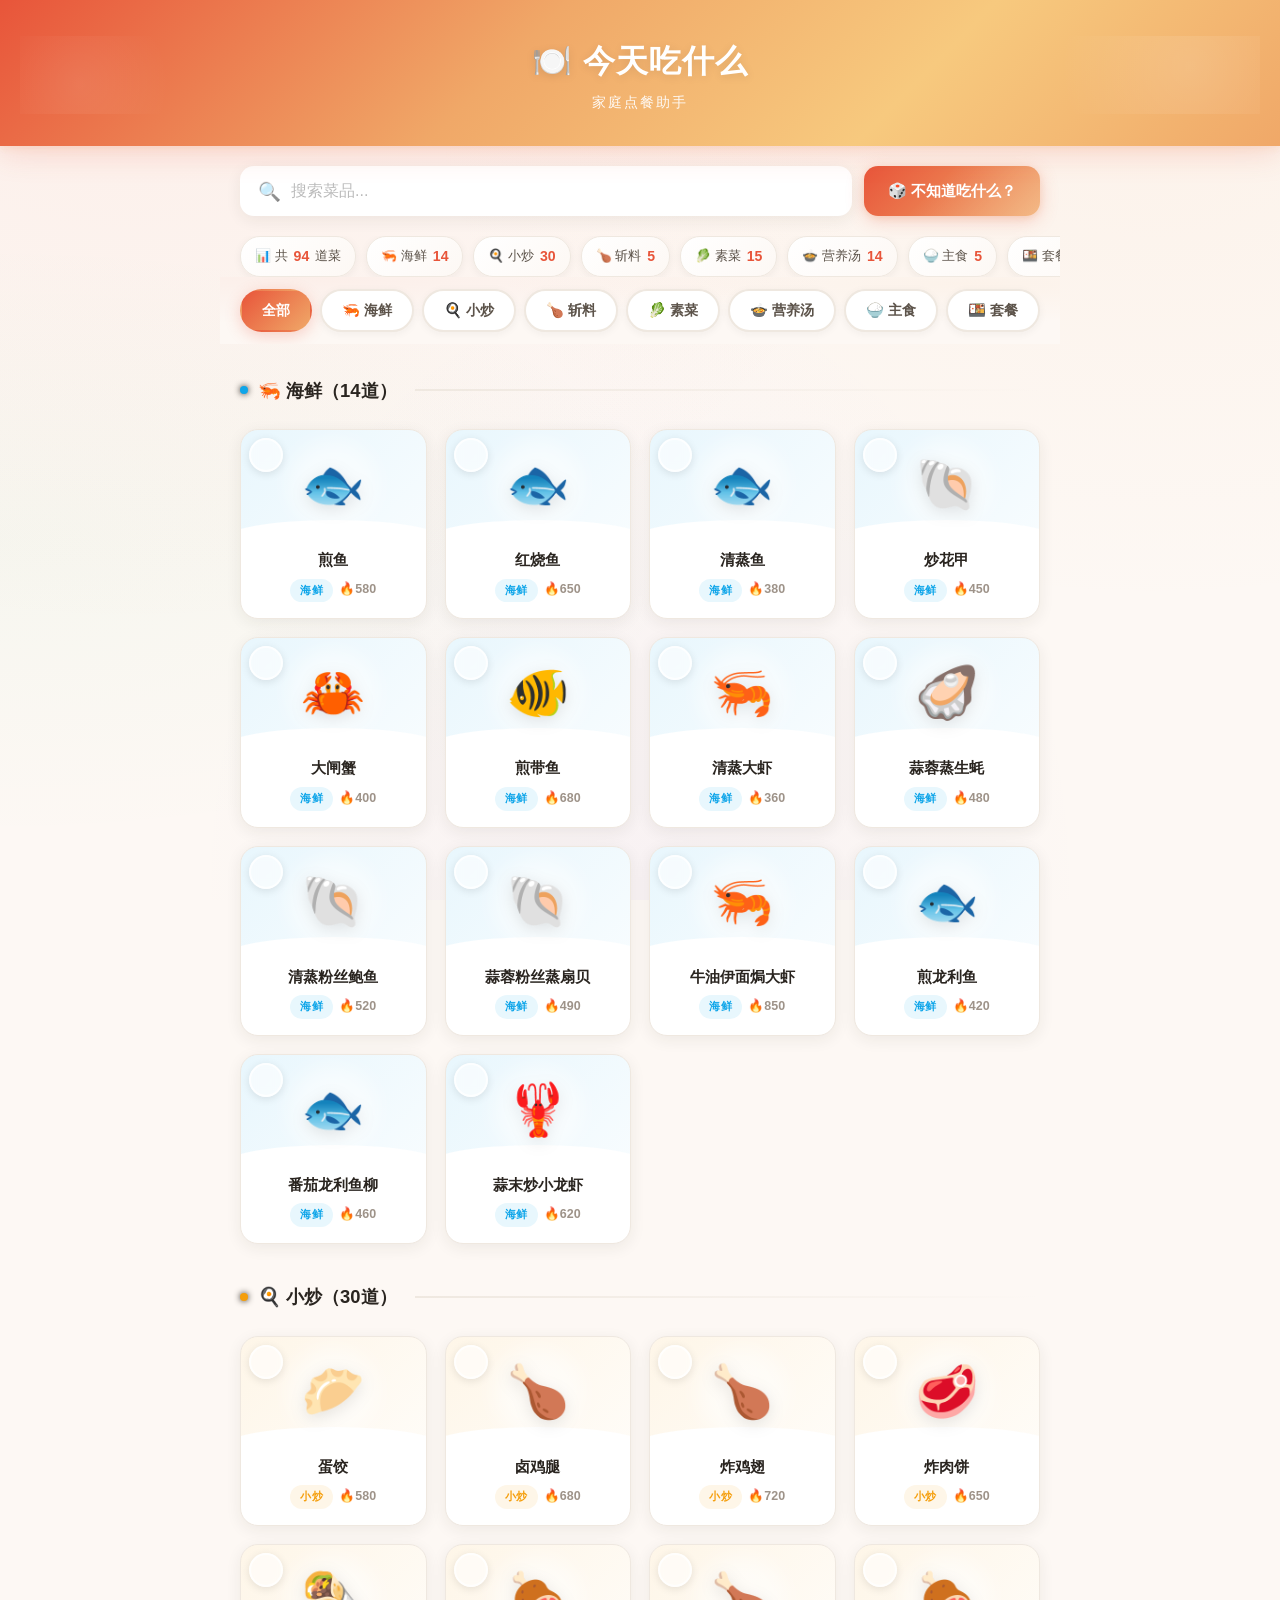
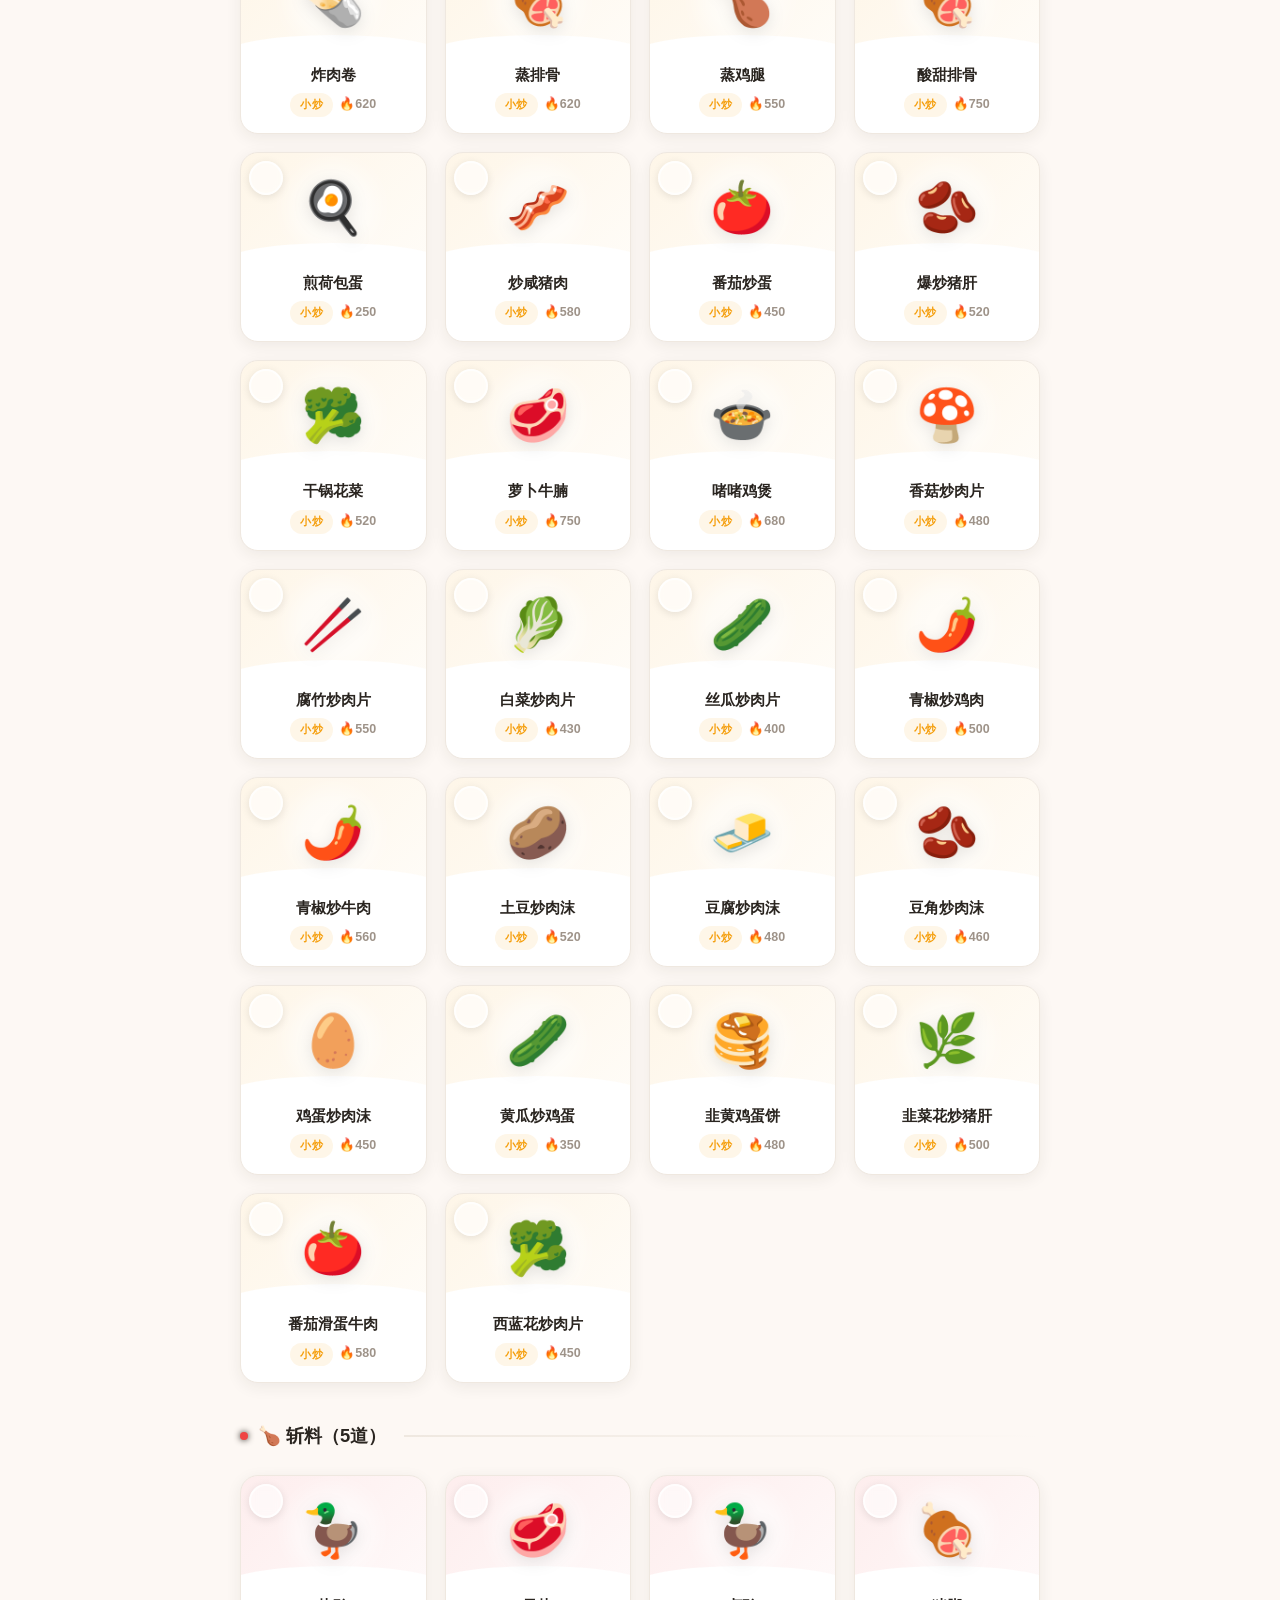
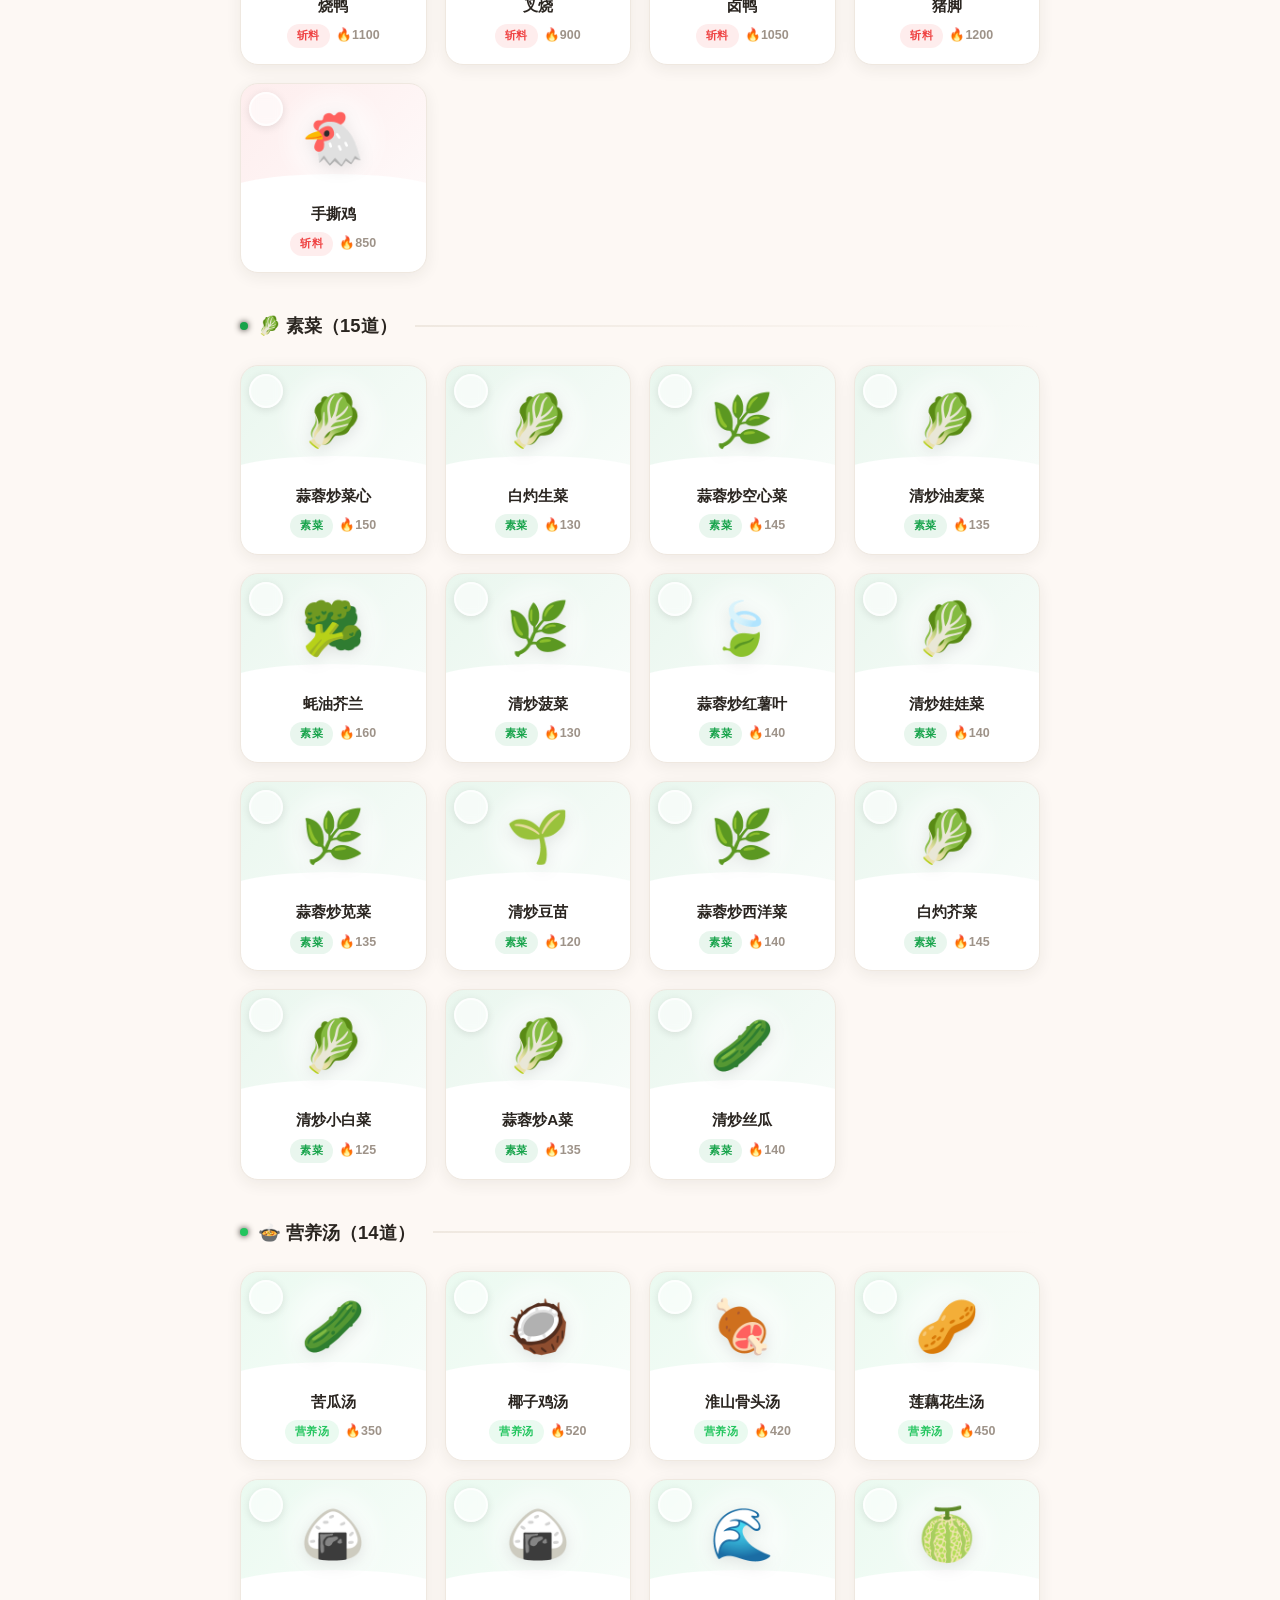
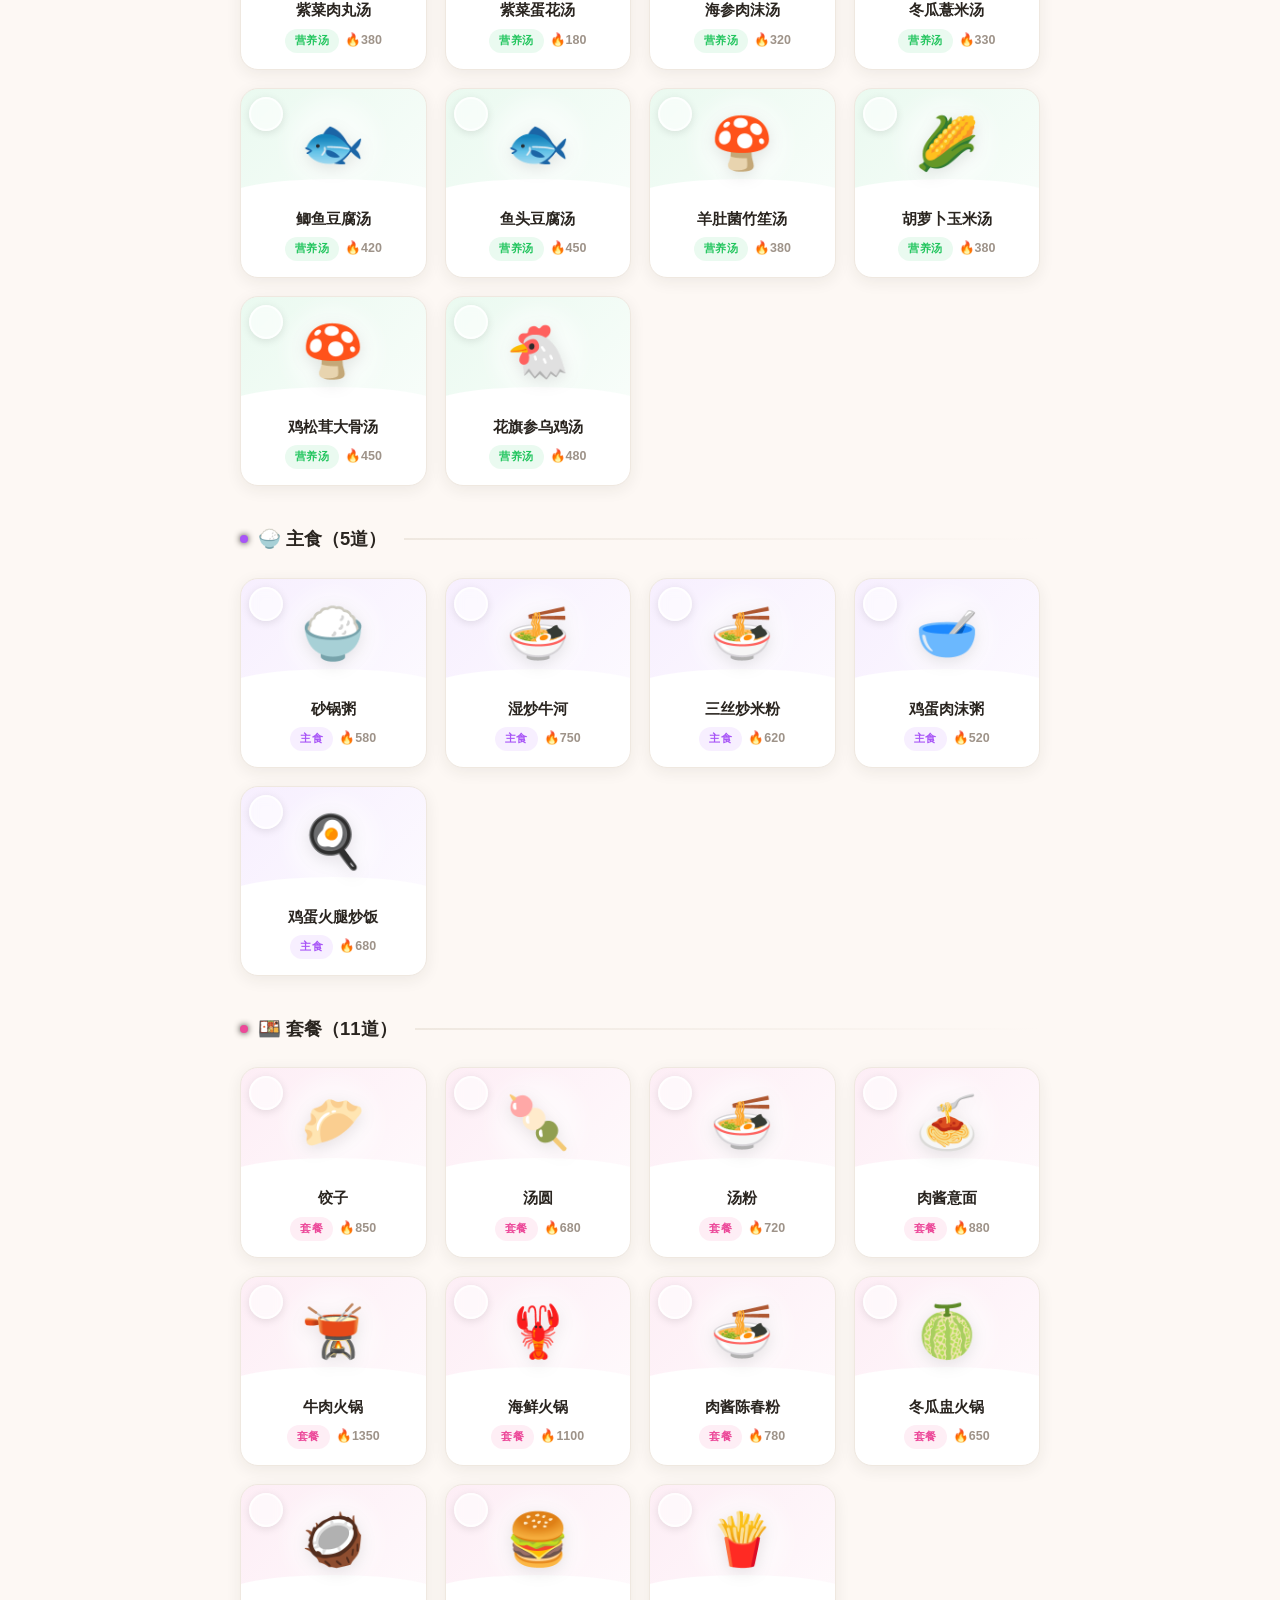
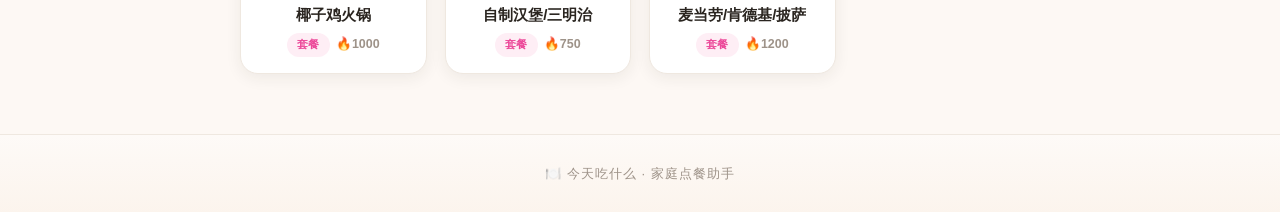
<file: MenuWeb/index.html>
<!DOCTYPE html>
<html lang="zh-CN">
<head>
    <meta charset="UTF-8">
    <meta name="viewport" content="width=device-width, initial-scale=1.0, viewport-fit=cover">
    <title>今天吃什么 - 家庭点餐助手</title>
    <link rel="stylesheet" href="style.css">
    <link rel="icon" href="data:image/svg+xml,<svg xmlns='http://www.w3.org/2000/svg' viewBox='0 0 100 100'><text y='.9em' font-size='90'>🍽️</text></svg>">
</head>
<body>
    <!-- 顶部导航栏 -->
    <header class="header">
        <div class="header-content">
            <h1 class="logo">🍽️ 今天吃什么</h1>
            <p class="subtitle">家庭点餐助手</p>
        </div>
    </header>

    <!-- 搜索和随机选菜区域 -->
    <section class="toolbar">
        <div class="search-box">
            <span class="search-icon">🔍</span>
            <input type="text" id="searchInput" placeholder="搜索菜品..." autocomplete="off">
            <button id="clearSearch" class="clear-btn" style="display:none;">✕</button>
        </div>
        <button id="randomBtn" class="random-btn">🎲 不知道吃什么？</button>
    </section>

    <!-- 随机选菜弹窗 -->
    <div id="randomModal" class="modal-overlay" style="display:none;">
        <div class="modal">
            <div class="modal-header">
                <h2>🎲 随机点餐</h2>
                <button class="modal-close" onclick="closeRandomModal()">✕</button>
            </div>
            <div class="modal-body">
                <label class="input-label">几个人用餐？</label>
                <div class="people-selector">
                    <button class="people-btn" onclick="setPeople(2)">2人</button>
                    <button class="people-btn active" onclick="setPeople(3)">3人</button>
                    <button class="people-btn" onclick="setPeople(4)">4人</button>
                    <button class="people-btn" onclick="setPeople(5)">5人</button>
                    <button class="people-btn" onclick="setPeople(6)">6人</button>
                    <button class="people-btn" onclick="setPeople(7)">7人</button>
                    <button class="people-btn" onclick="setPeople(8)">8人</button>
                    <button class="people-btn" onclick="setPeople(9)">9人</button>
                    <button class="people-btn" onclick="setPeople(10)">10人</button>
                </div>
                <button id="generateBtn" class="generate-btn" onclick="generateMenu()">✨ 生成今日菜单</button>
                <div id="randomResult" class="random-result" style="display:none;"></div>
            </div>
        </div>
    </div>

    <!-- 菜品详情弹窗 -->
    <div id="detailModal" class="modal-overlay" style="display:none;">
        <div class="modal detail-modal">
            <div class="modal-header">
                <h2 id="detailTitle"></h2>
                <button class="modal-close" onclick="closeDetailModal()">✕</button>
            </div>
            <div class="modal-body">
                <div id="detailEmoji" class="detail-emoji"></div>
                <div class="detail-section">
                    <h3>📝 所需材料</h3>
                    <p id="detailIngredients"></p>
                </div>
                <div class="detail-section">
                    <h3>👨‍🍳 做法步骤</h3>
                    <div id="detailSteps"></div>
                </div>
            </div>
        </div>
    </div>

    <!-- 分享菜单弹窗 -->
    <div id="shareModal" class="modal-overlay" style="display:none;">
        <div class="modal share-modal">
            <div class="modal-header">
                <h2>📋 今日菜单</h2>
                <button class="modal-close" onclick="closeShareModal()">✕</button>
            </div>
            <div class="modal-body">
                <div id="shareContent" class="share-content"></div>
                <div class="share-actions">
                    <button class="share-btn copy-btn" onclick="copyMenu()">📋 复制菜单</button>
                    <button class="share-btn native-share-btn" onclick="nativeShare()">📤 分享到微信/其他</button>
                </div>
                <p id="shareHint" class="share-hint" style="display:none;"></p>
            </div>
        </div>
    </div>

    <!-- 统计横幅 -->
    <div class="stats-banner" id="statsBanner"></div>

    <!-- 分类标签导航 -->
    <nav class="category-nav" id="categoryNav">
        <button class="cat-tab active" data-category="all">全部</button>
        <button class="cat-tab" data-category="seafood">🦐 海鲜</button>
        <button class="cat-tab" data-category="stirfry">🍳 小炒</button>
        <button class="cat-tab" data-category="chopped">🍗 斩料</button>
        <button class="cat-tab" data-category="veggie">🥬 素菜</button>
        <button class="cat-tab" data-category="soup">🍲 营养汤</button>
        <button class="cat-tab" data-category="staple">🍚 主食</button>
        <button class="cat-tab" data-category="combo">🍱 套餐</button>
    </nav>

    <!-- 菜品卡片网格 -->
    <main class="menu-container" id="menuContainer"></main>

    <!-- 无搜索结果提示 -->
    <div id="noResult" class="no-result" style="display:none;">
        <span class="no-result-emoji">🤷</span>
        <p>没有找到相关菜品</p>
    </div>

    <!-- 返回顶部按钮 -->
    <button id="backToTop" class="back-to-top" style="display:none;" onclick="window.scrollTo({top:0,behavior:'smooth'})">⬆</button>

    <!-- 手动选菜底部确认栏 -->
    <div id="selectionBar" class="selection-bar" style="display:none;">
        <div class="selection-bar-inner">
            <div class="selection-info">
                <span class="selection-count" id="selectionCount">0</span>
                <span class="selection-label">道菜已选</span>
                <span class="selection-kcal" id="selectionKcal">0 kcal</span>
            </div>
            <div class="selection-actions">
                <button class="selection-clear" onclick="clearSelection()">清空</button>
                <button class="selection-confirm" onclick="confirmSelection()">📋 生成菜单</button>
            </div>
        </div>
    </div>

    <footer class="footer">
        <p>🍽️ 今天吃什么 · 家庭点餐助手</p>
    </footer>

    <script src="data.js"></script>
    <script src="app.js"></script>
</body>
</html>
</file>
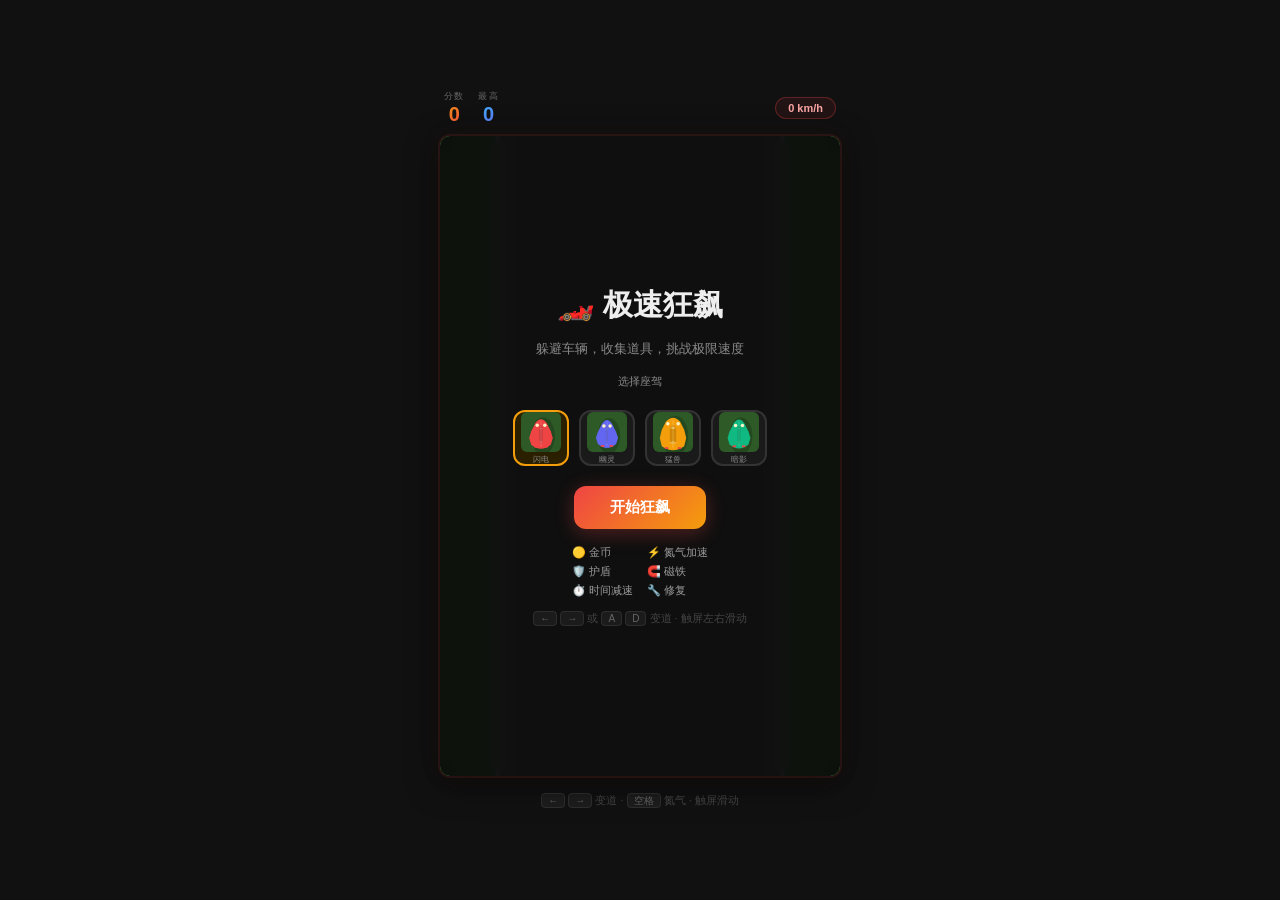
<file: RacingGame/index.html>
<!DOCTYPE html>
<html lang="zh-CN">
<head>
    <meta charset="UTF-8">
    <meta name="viewport" content="width=device-width, initial-scale=1.0, user-scalable=no">
    <title>🏎️ 极速狂飙</title>
    <style>
        *{margin:0;padding:0;box-sizing:border-box}
        body{background:#111;display:flex;flex-direction:column;align-items:center;justify-content:center;min-height:100vh;font-family:-apple-system,BlinkMacSystemFont,'Segoe UI',sans-serif;color:#eee;overflow:hidden;user-select:none;-webkit-user-select:none}
        .wrap{position:relative;z-index:1;display:flex;flex-direction:column;align-items:center;gap:10px}
        .hud{display:flex;align-items:center;justify-content:space-between;width:100%;max-width:400px;padding:0 4px}
        .hud-left,.hud-right{display:flex;align-items:center;gap:14px}
        .hud-item{text-align:center}
        .hud-label{font-size:9px;text-transform:uppercase;letter-spacing:1.2px;color:#666}
        .hud-val{font-size:20px;font-weight:800;font-variant-numeric:tabular-nums;background:linear-gradient(135deg,#f59e0b,#ef4444);-webkit-background-clip:text;-webkit-text-fill-color:transparent;background-clip:text}
        .hud-val.blue{background:linear-gradient(135deg,#38bdf8,#6366f1);-webkit-background-clip:text;background-clip:text}
        .hud-lives{display:flex;gap:2px;font-size:13px}
        .hud-speed{padding:4px 12px;border-radius:16px;font-size:11px;font-weight:700;border:1.5px solid rgba(239,68,68,0.3);background:rgba(239,68,68,0.08);color:#fca5a5}
        .canvas-wrap{position:relative;border-radius:10px;overflow:hidden;box-shadow:0 0 0 2px rgba(239,68,68,0.1),0 0 30px rgba(239,68,68,0.05),0 8px 32px rgba(0,0,0,0.5)}
        canvas{display:block;background:#2d5a27}
        .ov{position:absolute;inset:0;background:rgba(10,10,10,0.9);backdrop-filter:blur(8px);display:flex;flex-direction:column;align-items:center;justify-content:center;gap:12px;z-index:10;transition:opacity .3s}
        .ov.hidden{opacity:0;pointer-events:none}
        .ov-title{font-size:30px;font-weight:800}
        .ov-title.go{background:linear-gradient(135deg,#ef4444,#f59e0b);-webkit-background-clip:text;-webkit-text-fill-color:transparent;background-clip:text}
        .ov-sub{font-size:13px;color:#888;text-align:center;line-height:1.7}
        .ov-score{font-size:40px;font-weight:800;background:linear-gradient(135deg,#f59e0b,#ef4444);-webkit-background-clip:text;-webkit-text-fill-color:transparent;background-clip:text}
        .btn{padding:12px 36px;border:none;border-radius:12px;background:linear-gradient(135deg,#ef4444,#f59e0b);color:#fff;font-size:15px;font-weight:700;cursor:pointer;font-family:inherit;box-shadow:0 4px 20px rgba(239,68,68,0.3);transition:.3s}
        .btn:hover{transform:translateY(-2px);box-shadow:0 8px 30px rgba(239,68,68,0.4)}
        .cars-select{display:flex;gap:10px;margin:8px 0}
        .car-opt{width:56px;height:56px;border-radius:12px;border:2px solid #333;background:#1a1a1a;cursor:pointer;display:flex;align-items:center;justify-content:center;transition:.2s;flex-direction:column;gap:2px}
        .car-opt.active{border-color:#f59e0b;background:#2a2000}
        .car-opt canvas{border-radius:6px}
        .car-opt-name{font-size:8px;color:#888}
        .legend{display:grid;grid-template-columns:1fr 1fr;gap:4px 14px;font-size:11px;color:#666;margin-top:4px}
        .legend span{color:#999}
        .ctrl{font-size:11px;color:#444;text-align:center;line-height:1.6}
        .ctrl kbd{padding:1px 6px;border-radius:4px;background:rgba(255,255,255,0.05);border:1px solid rgba(255,255,255,0.08);font-size:10px;color:#666;font-family:inherit}
        @media(max-width:420px){canvas{width:340px!important;height:560px!important}.hud-val{font-size:17px}}
    </style>
</head>
<body>
<div class="wrap">
    <div class="hud">
        <div class="hud-left">
            <div class="hud-item"><div class="hud-label">分数</div><div class="hud-val" id="score">0</div></div>
            <div class="hud-item"><div class="hud-label">最高</div><div class="hud-val blue" id="best">0</div></div>
        </div>
        <div class="hud-right">
            <div class="hud-lives" id="lives"></div>
            <div class="hud-speed" id="speedHud">0 km/h</div>
        </div>
    </div>
    <div class="canvas-wrap">
        <canvas id="c" width="400" height="640"></canvas>
        <div class="ov" id="startOv">
            <div class="ov-title">🏎️ 极速狂飙</div>
            <div class="ov-sub">躲避车辆，收集道具，挑战极限速度</div>
            <div class="ov-sub" style="font-size:11px">选择座驾</div>
            <div class="cars-select" id="carSelect"></div>
            <button class="btn" id="btnStart">开始狂飙</button>
            <div class="legend">
                <div>🟡 <span>金币</span></div><div>⚡ <span>氮气加速</span></div>
                <div>🛡️ <span>护盾</span></div><div>🧲 <span>磁铁</span></div>
                <div>⏱️ <span>时间减速</span></div><div>🔧 <span>修复</span></div>
            </div>
            <div class="ctrl"><kbd>←</kbd> <kbd>→</kbd> 或 <kbd>A</kbd> <kbd>D</kbd> 变道 · 触屏左右滑动</div>
        </div>
        <div class="ov hidden" id="goOv">
            <div class="ov-title go">游戏结束</div>
            <div class="ov-score" id="finalScore">0</div>
            <div class="ov-sub" id="finalMsg"></div>
            <button class="btn" id="btnRestart">再来一局</button>
        </div>
    </div>
    <div class="ctrl" style="margin-top:6px"><kbd>←</kbd> <kbd>→</kbd> 变道 · <kbd>空格</kbd> 氮气 · 触屏滑动</div>
</div>
<script src="game.js"></script>
</body>
</html>
</file>
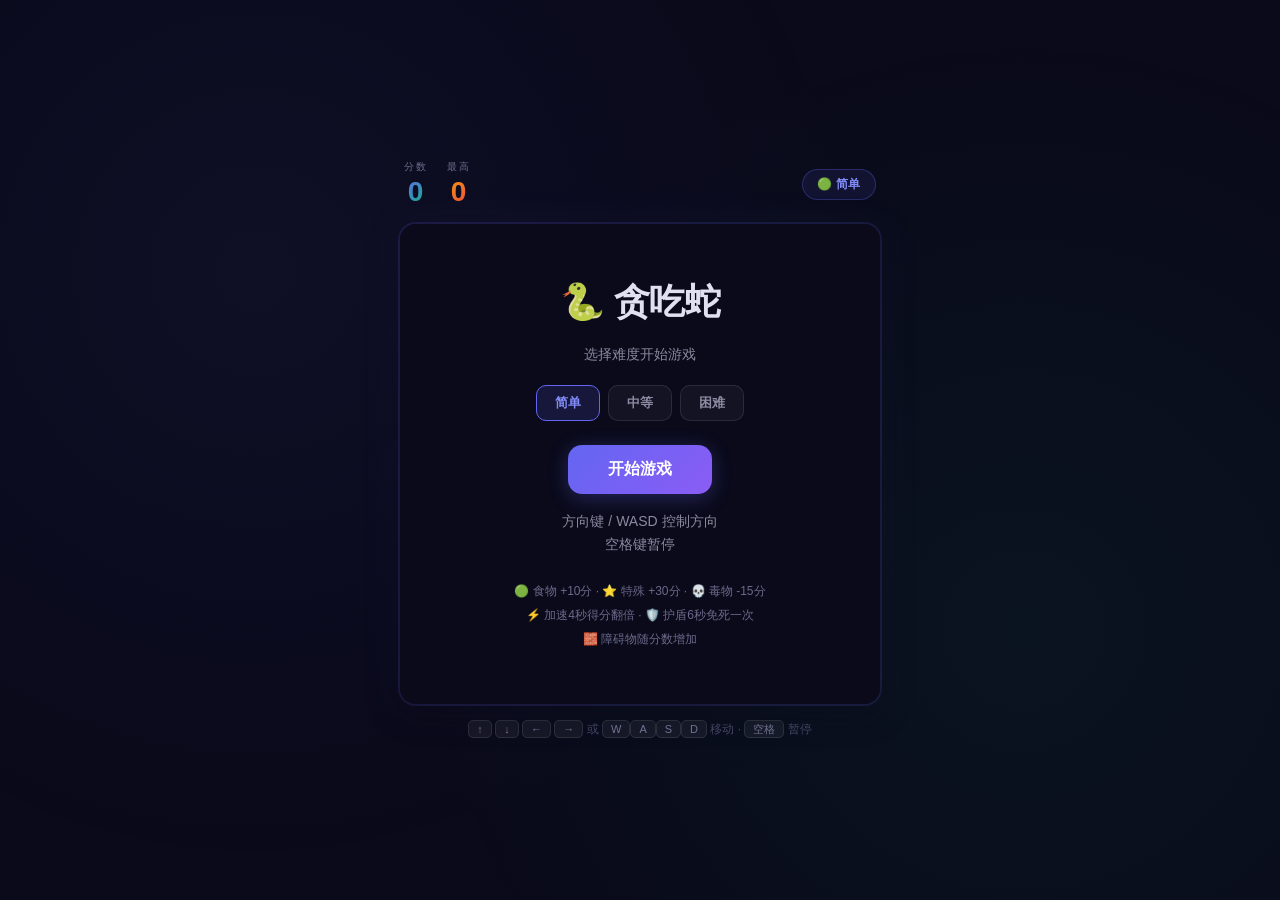
<file: SnakeGame/index.html>
<!DOCTYPE html>
<html lang="zh-CN">
<head>
    <meta charset="UTF-8">
    <meta name="viewport" content="width=device-width, initial-scale=1.0, user-scalable=no">
    <title>🐍 贪吃蛇</title>
    <style>
        * { margin: 0; padding: 0; box-sizing: border-box; }

        body {
            background: #0a0a1a;
            color: #e0e0f0;
            font-family: -apple-system, BlinkMacSystemFont, 'Segoe UI', sans-serif;
            display: flex;
            flex-direction: column;
            align-items: center;
            justify-content: center;
            min-height: 100vh;
            overflow: hidden;
            position: relative;
        }

        /* 背景粒子 */
        body::before {
            content: '';
            position: fixed;
            inset: 0;
            background:
                radial-gradient(circle at 20% 30%, rgba(99,102,241,0.06) 0%, transparent 50%),
                radial-gradient(circle at 80% 70%, rgba(16,185,129,0.06) 0%, transparent 50%);
            pointer-events: none;
        }

        .game-wrapper {
            position: relative;
            z-index: 1;
            display: flex;
            flex-direction: column;
            align-items: center;
            gap: 16px;
        }

        /* 顶部信息栏 */
        .top-bar {
            display: flex;
            align-items: center;
            justify-content: space-between;
            width: 100%;
            max-width: 480px;
            padding: 0 4px;
        }

        .score-panel {
            display: flex;
            align-items: center;
            gap: 20px;
        }

        .score-item {
            text-align: center;
        }

        .score-label {
            font-size: 10px;
            text-transform: uppercase;
            letter-spacing: 1.5px;
            color: #6a6a8a;
            margin-bottom: 2px;
        }

        .score-value {
            font-size: 28px;
            font-weight: 800;
            font-variant-numeric: tabular-nums;
            background: linear-gradient(135deg, #6366f1, #10b981);
            -webkit-background-clip: text;
            -webkit-text-fill-color: transparent;
            background-clip: text;
        }

        .score-value.best {
            background: linear-gradient(135deg, #f59e0b, #ef4444);
            -webkit-background-clip: text;
            background-clip: text;
        }

        .level-badge {
            padding: 6px 14px;
            border-radius: 20px;
            font-size: 12px;
            font-weight: 700;
            border: 1.5px solid rgba(99,102,241,0.3);
            background: rgba(99,102,241,0.1);
            color: #818cf8;
            letter-spacing: 0.5px;
        }

        /* 游戏画布 */
        .canvas-wrap {
            position: relative;
            border-radius: 16px;
            overflow: hidden;
            box-shadow:
                0 0 0 2px rgba(99,102,241,0.15),
                0 0 40px rgba(99,102,241,0.08),
                0 8px 32px rgba(0,0,0,0.4);
        }

        canvas {
            display: block;
            background: #0f0f24;
        }

        /* 遮罩层 */
        .overlay {
            position: absolute;
            inset: 0;
            background: rgba(10,10,26,0.85);
            backdrop-filter: blur(8px);
            display: flex;
            flex-direction: column;
            align-items: center;
            justify-content: center;
            gap: 16px;
            z-index: 10;
            transition: opacity 0.3s;
        }

        .overlay.hidden { opacity: 0; pointer-events: none; }

        .overlay-title {
            font-size: 36px;
            font-weight: 800;
            letter-spacing: -0.5px;
        }

        .overlay-title.gameover {
            background: linear-gradient(135deg, #ef4444, #f59e0b);
            -webkit-background-clip: text;
            -webkit-text-fill-color: transparent;
            background-clip: text;
        }

        .overlay-sub {
            font-size: 14px;
            color: #8a8aa0;
            text-align: center;
            line-height: 1.6;
        }

        .overlay-score {
            font-size: 48px;
            font-weight: 800;
            background: linear-gradient(135deg, #6366f1, #10b981);
            -webkit-background-clip: text;
            -webkit-text-fill-color: transparent;
            background-clip: text;
        }

        .btn-play {
            padding: 14px 40px;
            border: none;
            border-radius: 14px;
            background: linear-gradient(135deg, #6366f1, #8b5cf6);
            color: white;
            font-size: 16px;
            font-weight: 700;
            cursor: pointer;
            transition: 0.3s;
            font-family: inherit;
            box-shadow: 0 4px 20px rgba(99,102,241,0.3);
            margin-top: 8px;
        }

        .btn-play:hover { transform: translateY(-2px); box-shadow: 0 8px 30px rgba(99,102,241,0.4); }
        .btn-play:active { transform: translateY(0); }

        /* 难度选择 */
        .difficulty {
            display: flex;
            gap: 8px;
            margin-top: 4px;
        }

        .diff-btn {
            padding: 8px 18px;
            border: 1.5px solid rgba(255,255,255,0.1);
            border-radius: 10px;
            background: rgba(255,255,255,0.04);
            color: #8a8aa0;
            font-size: 13px;
            font-weight: 600;
            cursor: pointer;
            transition: 0.3s;
            font-family: inherit;
        }

        .diff-btn:hover { border-color: rgba(99,102,241,0.4); color: #b0b0d0; }
        .diff-btn.active { border-color: #6366f1; background: rgba(99,102,241,0.15); color: #818cf8; }

        /* 底部控制 */
        .controls-info {
            font-size: 12px;
            color: #4a4a6a;
            text-align: center;
            line-height: 1.6;
        }

        .controls-info kbd {
            padding: 2px 8px;
            border-radius: 5px;
            background: rgba(255,255,255,0.06);
            border: 1px solid rgba(255,255,255,0.1);
            font-family: inherit;
            font-size: 11px;
            color: #7a7a9a;
        }

        /* 移动端方向键 */
        .touch-controls {
            display: none;
            grid-template-areas:
                ". up ."
                "left down right";
            grid-template-columns: repeat(3, 64px);
            grid-template-rows: repeat(2, 64px);
            gap: 6px;
            margin-top: 8px;
        }

        .touch-btn {
            width: 64px;
            height: 64px;
            border: 1.5px solid rgba(255,255,255,0.1);
            border-radius: 14px;
            background: rgba(255,255,255,0.04);
            color: #8a8aa0;
            font-size: 24px;
            display: flex;
            align-items: center;
            justify-content: center;
            cursor: pointer;
            transition: 0.15s;
            user-select: none;
            -webkit-user-select: none;
            touch-action: manipulation;
        }

        .touch-btn:active { background: rgba(99,102,241,0.2); border-color: #6366f1; transform: scale(0.92); }

        .touch-btn[data-dir="up"] { grid-area: up; }
        .touch-btn[data-dir="down"] { grid-area: down; }
        .touch-btn[data-dir="left"] { grid-area: left; }
        .touch-btn[data-dir="right"] { grid-area: right; }

        /* 粒子效果容器 */
        .particles {
            position: absolute;
            inset: 0;
            pointer-events: none;
            z-index: 5;
        }

        @media (max-width: 520px) {
            .touch-controls { display: grid; }
            .controls-info { display: none; }
            .score-value { font-size: 22px; }
        }

        @media (max-width: 400px) {
            canvas { width: 320px !important; height: 320px !important; }
        }
    </style>
</head>
<body>
    <div class="game-wrapper">
        <div class="top-bar">
            <div class="score-panel">
                <div class="score-item">
                    <div class="score-label">分数</div>
                    <div class="score-value" id="score">0</div>
                </div>
                <div class="score-item">
                    <div class="score-label">最高</div>
                    <div class="score-value best" id="best">0</div>
                </div>
            </div>
            <div class="level-badge" id="levelBadge">🟢 简单</div>
        </div>

        <div class="canvas-wrap">
            <canvas id="canvas" width="480" height="480"></canvas>
            <div class="particles" id="particles"></div>

            <!-- 开始界面 -->
            <div class="overlay" id="startOverlay">
                <div class="overlay-title">🐍 贪吃蛇</div>
                <div class="overlay-sub">选择难度开始游戏</div>
                <div class="difficulty" id="difficulty">
                    <button class="diff-btn active" data-speed="120" data-name="🟢 简单">简单</button>
                    <button class="diff-btn" data-speed="85" data-name="🟡 中等">中等</button>
                    <button class="diff-btn" data-speed="55" data-name="🔴 困难">困难</button>
                </div>
                <button class="btn-play" id="btnStart">开始游戏</button>
                <div class="overlay-sub">方向键 / WASD 控制方向<br>空格键暂停</div>
                <div class="overlay-sub" style="margin-top:8px;font-size:12px;line-height:2;color:#6a6a8a">
                    🟢 食物 +10分 · ⭐ 特殊 +30分 · 💀 毒物 -15分<br>
                    ⚡ 加速4秒得分翻倍 · 🛡️ 护盾6秒免死一次<br>
                    🧱 障碍物随分数增加
                </div>
            </div>

            <!-- 暂停界面 -->
            <div class="overlay hidden" id="pauseOverlay">
                <div class="overlay-title">⏸️ 暂停</div>
                <div class="overlay-sub">按空格键继续</div>
            </div>

            <!-- 结束界面 -->
            <div class="overlay hidden" id="gameoverOverlay">
                <div class="overlay-title gameover">游戏结束</div>
                <div class="overlay-score" id="finalScore">0</div>
                <div class="overlay-sub" id="finalMsg">再来一次？</div>
                <button class="btn-play" id="btnRestart">再来一局</button>
            </div>
        </div>

        <div class="touch-controls" id="touchControls">
            <button class="touch-btn" data-dir="up">↑</button>
            <button class="touch-btn" data-dir="left">←</button>
            <button class="touch-btn" data-dir="down">↓</button>
            <button class="touch-btn" data-dir="right">→</button>
        </div>

        <div class="controls-info">
            <kbd>↑</kbd> <kbd>↓</kbd> <kbd>←</kbd> <kbd>→</kbd> 或 <kbd>W</kbd><kbd>A</kbd><kbd>S</kbd><kbd>D</kbd> 移动 · <kbd>空格</kbd> 暂停
        </div>
    </div>

    <script src="game.js"></script>
</body>
</html>
</file>
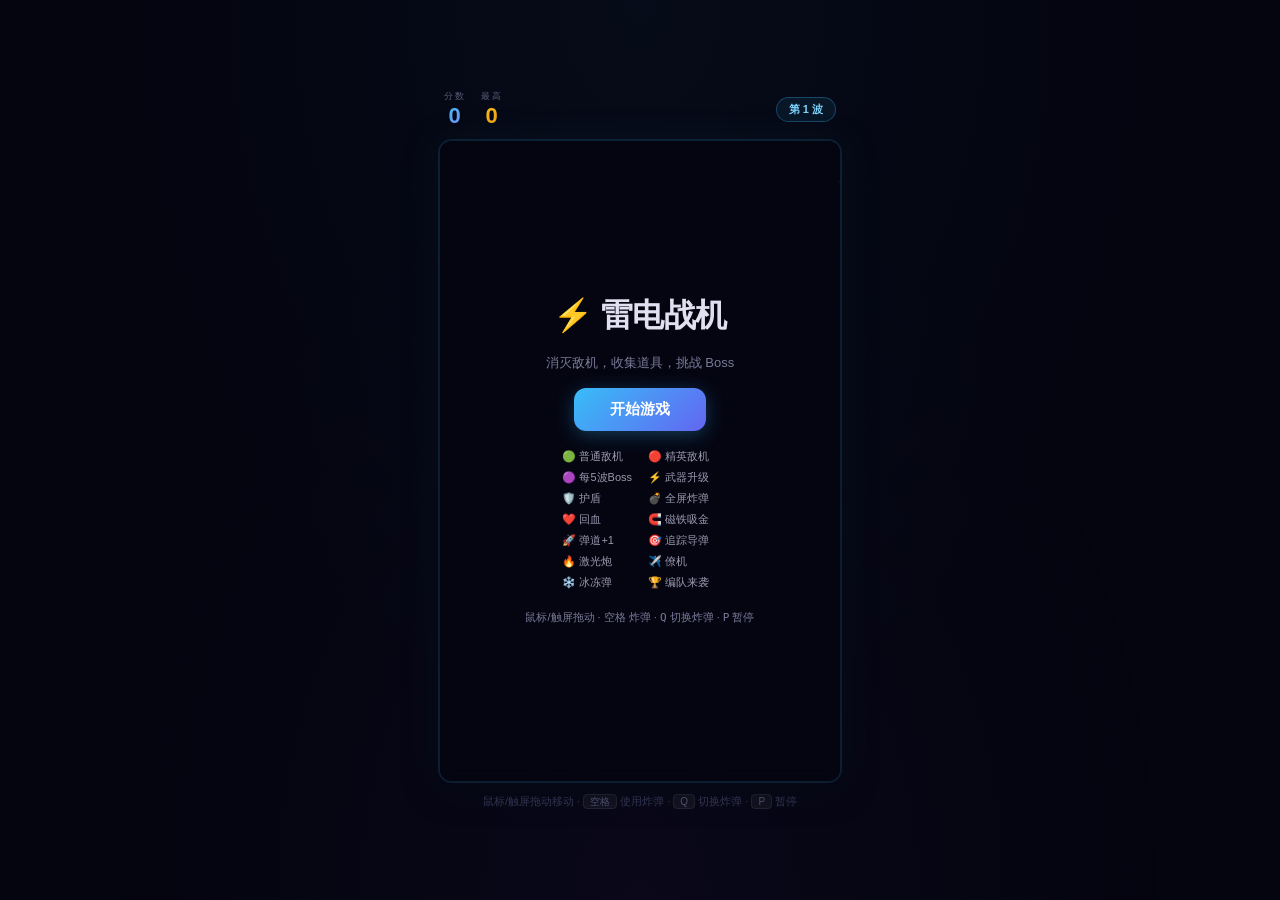
<file: ThunderGame/index.html>
<!DOCTYPE html>
<html lang="zh-CN">
<head>
    <meta charset="UTF-8">
    <meta name="viewport" content="width=device-width, initial-scale=1.0, user-scalable=no">
    <title>⚡ 雷电战机</title>
    <style>
        * { margin:0; padding:0; box-sizing:border-box; }
        body {
            background: #050510;
            display: flex;
            flex-direction: column;
            align-items: center;
            justify-content: center;
            min-height: 100vh;
            font-family: -apple-system, BlinkMacSystemFont, 'Segoe UI', sans-serif;
            color: #e0e0f0;
            overflow: hidden;
            user-select: none;
            -webkit-user-select: none;
        }
        body::before {
            content: '';
            position: fixed; inset: 0;
            background: radial-gradient(ellipse at 50% 0%, rgba(56,189,248,0.04) 0%, transparent 60%),
                        radial-gradient(ellipse at 50% 100%, rgba(139,92,246,0.04) 0%, transparent 60%);
            pointer-events: none;
        }
        .game-wrap {
            position: relative;
            z-index: 1;
            display: flex;
            flex-direction: column;
            align-items: center;
            gap: 12px;
        }
        .hud {
            display: flex;
            align-items: center;
            justify-content: space-between;
            width: 100%;
            max-width: 400px;
            padding: 0 4px;
        }
        .hud-left, .hud-right { display: flex; align-items: center; gap: 16px; }
        .hud-item { text-align: center; }
        .hud-label { font-size: 9px; text-transform: uppercase; letter-spacing: 1.5px; color: #5a5a7a; }
        .hud-val {
            font-size: 22px; font-weight: 800;
            font-variant-numeric: tabular-nums;
            background: linear-gradient(135deg, #38bdf8, #818cf8);
            -webkit-background-clip: text; -webkit-text-fill-color: transparent; background-clip: text;
        }
        .hud-val.gold { background: linear-gradient(135deg, #fbbf24, #f59e0b); -webkit-background-clip: text; background-clip: text; }
        .hud-lives { display: flex; gap: 3px; font-size: 14px; }
        .hud-wave {
            padding: 4px 12px; border-radius: 16px; font-size: 11px; font-weight: 700;
            border: 1.5px solid rgba(56,189,248,0.3); background: rgba(56,189,248,0.08); color: #7dd3fc;
        }
        .canvas-wrap {
            position: relative; border-radius: 12px; overflow: hidden;
            box-shadow: 0 0 0 2px rgba(56,189,248,0.12), 0 0 40px rgba(56,189,248,0.06), 0 8px 32px rgba(0,0,0,0.5);
        }
        canvas { display: block; background: #080818; }
        .overlay {
            position: absolute; inset: 0;
            background: rgba(5,5,16,0.88); backdrop-filter: blur(8px);
            display: flex; flex-direction: column; align-items: center; justify-content: center; gap: 14px;
            z-index: 10; transition: opacity 0.3s;
        }
        .overlay.hidden { opacity: 0; pointer-events: none; }
        .ov-title { font-size: 32px; font-weight: 800; letter-spacing: -0.5px; }
        .ov-title.go { background: linear-gradient(135deg,#ef4444,#f59e0b); -webkit-background-clip:text; -webkit-text-fill-color:transparent; background-clip:text; }
        .ov-sub { font-size: 13px; color: #7a7a9a; text-align: center; line-height: 1.7; }
        .ov-score { font-size: 44px; font-weight: 800; background: linear-gradient(135deg,#38bdf8,#818cf8); -webkit-background-clip:text; -webkit-text-fill-color:transparent; background-clip:text; }
        .btn-play {
            padding: 12px 36px; border: none; border-radius: 12px;
            background: linear-gradient(135deg, #38bdf8, #6366f1); color: white;
            font-size: 15px; font-weight: 700; cursor: pointer; font-family: inherit;
            box-shadow: 0 4px 20px rgba(56,189,248,0.3); transition: 0.3s;
        }
        .btn-play:hover { transform: translateY(-2px); box-shadow: 0 8px 30px rgba(56,189,248,0.4); }
        .ov-legend {
            display: grid; grid-template-columns: 1fr 1fr; gap: 6px 16px;
            font-size: 11px; color: #6a6a8a; margin-top: 4px;
        }
        .ov-legend span { color: #9a9ab0; }
        .controls-info { font-size: 11px; color: #3a3a5a; text-align: center; line-height: 1.6; }
        .controls-info kbd {
            padding: 1px 6px; border-radius: 4px;
            background: rgba(255,255,255,0.05); border: 1px solid rgba(255,255,255,0.08);
            font-size: 10px; color: #5a5a7a; font-family: inherit;
        }
        @media (max-width: 420px) {
            canvas { width: 340px !important; height: 540px !important; }
            .hud-val { font-size: 18px; }
        }
    </style>
</head>
<body>
    <div class="game-wrap">
        <div class="hud">
            <div class="hud-left">
                <div class="hud-item"><div class="hud-label">分数</div><div class="hud-val" id="score">0</div></div>
                <div class="hud-item"><div class="hud-label">最高</div><div class="hud-val gold" id="best">0</div></div>
            </div>
            <div class="hud-right">
                <div class="hud-lives" id="lives"></div>
                <div class="hud-wave" id="wave">第 1 波</div>
            </div>
        </div>
        <div class="canvas-wrap">
            <canvas id="canvas" width="400" height="640"></canvas>
            <div class="overlay" id="startOv">
                <div class="ov-title">⚡ 雷电战机</div>
                <div class="ov-sub">消灭敌机，收集道具，挑战 Boss</div>
                <button class="btn-play" id="btnStart">开始游戏</button>
                <div class="ov-legend">
                    <div>🟢 <span>普通敌机</span></div>
                    <div>🔴 <span>精英敌机</span></div>
                    <div>🟣 <span>每5波Boss</span></div>
                    <div>⚡ <span>武器升级</span></div>
                    <div>🛡️ <span>护盾</span></div>
                    <div>💣 <span>全屏炸弹</span></div>
                    <div>❤️ <span>回血</span></div>
                    <div>🧲 <span>磁铁吸金</span></div>
                    <div>🚀 <span>弹道+1</span></div>
                    <div>🎯 <span>追踪导弹</span></div>
                    <div>🔥 <span>激光炮</span></div>
                    <div>✈️ <span>僚机</span></div>
                    <div>❄️ <span>冰冻弹</span></div>
                    <div>🏆 <span>编队来袭</span></div>
                </div>
                <div class="ov-sub" style="font-size:11px;margin-top:4px">鼠标/触屏拖动 · <kbd>空格</kbd> 炸弹 · <kbd>Q</kbd> 切换炸弹 · <kbd>P</kbd> 暂停</div>
            </div>
            <div class="overlay hidden" id="pauseOv">
                <div class="ov-title">⏸️ 暂停</div>
                <div class="ov-sub">按 P 或点击继续</div>
                <button class="btn-play" id="btnResume">继续</button>
            </div>
            <div class="overlay hidden" id="gameoverOv">
                <div class="ov-title go">游戏结束</div>
                <div class="ov-score" id="finalScore">0</div>
                <div class="ov-sub" id="finalMsg"></div>
                <button class="btn-play" id="btnRestart">再来一局</button>
            </div>
        </div>
        <div class="controls-info">
            鼠标/触屏拖动移动 · <kbd>空格</kbd> 使用炸弹 · <kbd>Q</kbd> 切换炸弹 · <kbd>P</kbd> 暂停
        </div>
    </div>
    <script src="game.js"></script>
</body>
</html>
</file>
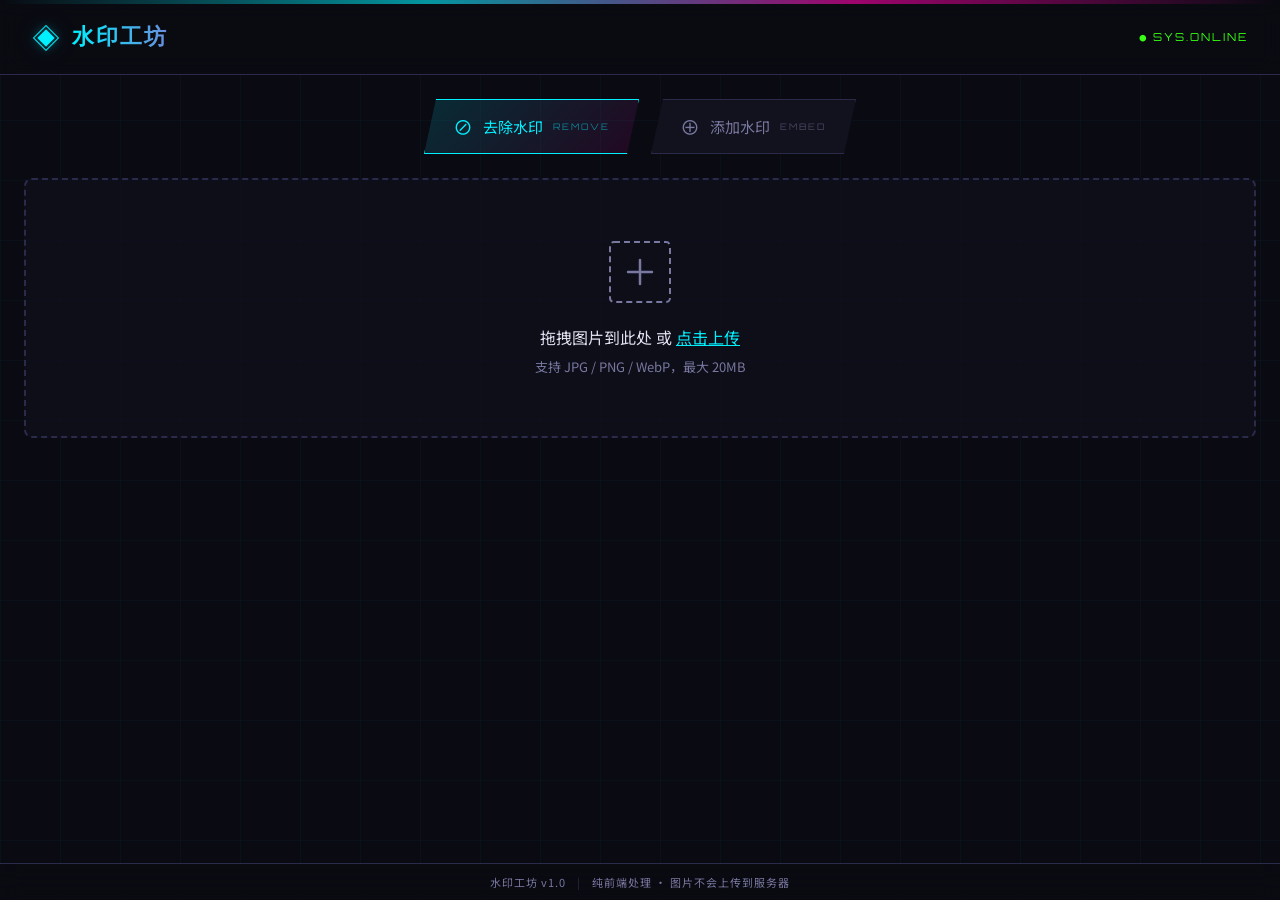
<file: WatermarkTool/index.html>
<!DOCTYPE html>
<html lang="zh-CN">
<head>
    <meta charset="UTF-8">
    <meta name="viewport" content="width=device-width, initial-scale=1.0">
    <title>水印工坊 | WATERMARK LAB</title>
    <link rel="stylesheet" href="style.css">
    <link href="https://fonts.googleapis.com/css2?family=Orbitron:wght@400;700;900&family=Rajdhani:wght@400;600;700&family=Noto+Sans+SC:wght@300;400;500;700&display=swap" rel="stylesheet">
</head>
<body>
    <div class="cyber-grid"></div>
    <div class="scan-line"></div>

    <header class="header">
        <div class="logo">
            <span class="logo-icon">◈</span>
            <h1>水印工坊 <span class="logo-sub">WATERMARK LAB</span></h1>
        </div>
        <div class="header-deco">
            <span class="blink">●</span> SYS.ONLINE
        </div>
    </header>

    <main class="main-container">
        <!-- 模式切换 -->
        <div class="mode-switch">
            <button class="mode-btn active" data-mode="remove">
                <span class="mode-icon">⊘</span>
                <span class="mode-label">去除水印</span>
                <span class="mode-tag">REMOVE</span>
            </button>
            <button class="mode-btn" data-mode="add">
                <span class="mode-icon">⊕</span>
                <span class="mode-label">添加水印</span>
                <span class="mode-tag">EMBED</span>
            </button>
        </div>

        <!-- 上传区域 -->
        <div class="upload-zone" id="uploadZone">
            <div class="upload-inner">
                <div class="upload-icon">
                    <svg width="64" height="64" viewBox="0 0 64 64" fill="none">
                        <rect x="2" y="2" width="60" height="60" rx="4" stroke="currentColor" stroke-width="2" stroke-dasharray="6 4"/>
                        <path d="M32 20v24M20 32h24" stroke="currentColor" stroke-width="2.5" stroke-linecap="round"/>
                    </svg>
                </div>
                <p class="upload-text">拖拽图片到此处 或 <span class="upload-link">点击上传</span></p>
                <p class="upload-hint">支持 JPG / PNG / WebP，最大 20MB</p>
            </div>
            <input type="file" id="fileInput" accept="image/*" hidden>
        </div>

        <!-- 工作区 - 去水印 -->
        <div class="workspace" id="workspace" style="display:none;">
            <div class="workspace-header">
                <div class="ws-info">
                    <span class="ws-filename" id="fileName">image.jpg</span>
                    <span class="ws-size" id="fileSize">1920×1080</span>
                </div>
                <div class="ws-actions">
                    <button class="cyber-btn sm" id="btnReupload">重新上传</button>
                </div>
            </div>

            <!-- 去水印面板 -->
            <div class="panel-remove" id="panelRemove">
                <div class="canvas-area">
                    <div class="canvas-wrapper" id="canvasWrapper">
                        <div class="canvas-inner" id="canvasInner">
                            <canvas id="mainCanvas" class="main-cv"></canvas>
                            <canvas id="maskCanvas" class="mask-cv"></canvas>
                            <div class="selection-box" id="selectionBox" style="display:none;"></div>
                        </div>
                    </div>
                </div>
                <div class="tool-sidebar">
                    <h3 class="sidebar-title">◆ 去水印工具</h3>

                    <div class="tool-section">
                        <label class="tool-label">自动检测</label>
                        <button class="cyber-btn full" id="btnAutoDetect">
                            <span class="btn-icon">⟐</span> 自动定位水印
                        </button>
                        <p class="tool-hint">自动分析图片中的半透明文字水印</p>
                    </div>

                    <div class="tool-section">
                        <label class="tool-label">手动选择</label>
                        <button class="cyber-btn full outline" id="btnManualSelect">
                            <span class="btn-icon">▣</span> 框选水印区域
                        </button>
                        <p class="tool-hint">按住鼠标拖动框选水印位置</p>
                    </div>

                    <div class="tool-section">
                        <label class="tool-label">画笔涂抹</label>
                        <div class="brush-controls">
                            <button class="cyber-btn full outline" id="btnBrush">
                                <span class="btn-icon">✎</span> 画笔模式
                            </button>
                            <div class="slider-group">
                                <span>画笔大小</span>
                                <input type="range" id="brushSize" min="5" max="80" value="20" class="cyber-slider">
                                <span id="brushSizeVal">20px</span>
                            </div>
                        </div>
                    </div>

                    <div class="tool-section">
                        <label class="tool-label">修复强度</label>
                        <div class="slider-group">
                            <input type="range" id="inpaintStrength" min="1" max="10" value="6" class="cyber-slider">
                            <span id="strengthVal">6</span>
                        </div>
                    </div>

                    <div class="detected-regions" id="detectedRegions" style="display:none;">
                        <label class="tool-label">检测到的水印区域</label>
                        <div id="regionList"></div>
                    </div>

                    <div class="action-buttons">
                        <button class="cyber-btn full primary" id="btnInpaint" disabled>
                            <span class="btn-icon">◈</span> 执行去除
                        </button>
                        <button class="cyber-btn full" id="btnReset">
                            <span class="btn-icon">↺</span> 重置
                        </button>
                        <button class="cyber-btn full success" id="btnDownloadRemove" disabled>
                            <span class="btn-icon">↓</span> 下载结果
                        </button>
                    </div>
                </div>
            </div>

            <!-- 加水印面板 -->
            <div class="panel-add" id="panelAdd" style="display:none;">
                <div class="canvas-area">
                    <div class="canvas-wrapper" id="canvasWrapperAdd">
                        <div class="canvas-inner">
                            <canvas id="addCanvas" class="main-cv"></canvas>
                        </div>
                    </div>
                </div>
                <div class="tool-sidebar">
                    <h3 class="sidebar-title">◆ 添加水印</h3>

                    <div class="tool-section">
                        <label class="tool-label">水印文字</label>
                        <input type="text" id="wmText" class="cyber-input" placeholder="输入水印内容..." value="SAMPLE">
                    </div>

                    <div class="tool-section">
                        <label class="tool-label">字体样式</label>
                        <div class="font-options" id="fontOptions">
                            <button class="font-btn active" data-font="Orbitron" style="font-family:Orbitron">Cyber</button>
                            <button class="font-btn" data-font="Rajdhani" style="font-family:Rajdhani">Tech</button>
                            <button class="font-btn" data-font="Noto Sans SC" style="font-family:'Noto Sans SC'">黑体</button>
                            <button class="font-btn" data-font="serif">宋体</button>
                            <button class="font-btn" data-font="cursive">手写</button>
                        </div>
                    </div>

                    <div class="tool-section">
                        <label class="tool-label">字体大小</label>
                        <div class="slider-group">
                            <input type="range" id="wmFontSize" min="12" max="120" value="36" class="cyber-slider">
                            <span id="wmFontSizeVal">36px</span>
                        </div>
                    </div>

                    <div class="tool-section">
                        <label class="tool-label">水印颜色</label>
                        <div class="color-row">
                            <input type="color" id="wmColor" value="#ffffff" class="cyber-color">
                            <label class="tool-label" style="margin:0">透明度</label>
                            <input type="range" id="wmOpacity" min="5" max="100" value="30" class="cyber-slider">
                            <span id="wmOpacityVal">30%</span>
                        </div>
                    </div>

                    <div class="tool-section">
                        <label class="tool-label">旋转角度</label>
                        <div class="slider-group">
                            <input type="range" id="wmRotation" min="-90" max="90" value="-30" class="cyber-slider">
                            <span id="wmRotationVal">-30°</span>
                        </div>
                    </div>

                    <div class="tool-section">
                        <label class="tool-label">水印模式</label>
                        <div class="wm-mode-options">
                            <button class="wm-mode-btn active" data-wm-mode="tile">平铺</button>
                            <button class="wm-mode-btn" data-wm-mode="single">单个</button>
                        </div>
                    </div>

                    <div class="tool-section" id="singlePosSection" style="display:none;">
                        <label class="tool-label">水印位置</label>
                        <div class="position-grid">
                            <button class="pos-btn" data-pos="top-left">↖</button>
                            <button class="pos-btn" data-pos="top-center">↑</button>
                            <button class="pos-btn" data-pos="top-right">↗</button>
                            <button class="pos-btn" data-pos="center-left">←</button>
                            <button class="pos-btn active" data-pos="center">●</button>
                            <button class="pos-btn" data-pos="center-right">→</button>
                            <button class="pos-btn" data-pos="bottom-left">↙</button>
                            <button class="pos-btn" data-pos="bottom-center">↓</button>
                            <button class="pos-btn" data-pos="bottom-right">↘</button>
                        </div>
                    </div>

                    <div class="tool-section" id="tileSpacingSection">
                        <label class="tool-label">平铺间距</label>
                        <div class="slider-group">
                            <input type="range" id="wmSpacing" min="50" max="400" value="150" class="cyber-slider">
                            <span id="wmSpacingVal">150px</span>
                        </div>
                    </div>

                    <div class="action-buttons">
                        <button class="cyber-btn full success" id="btnDownloadAdd">
                            <span class="btn-icon">↓</span> 下载水印图片
                        </button>
                    </div>
                </div>
            </div>
        </div>
    </main>

    <!-- 处理中遮罩 -->
    <div class="processing-overlay" id="processingOverlay" style="display:none;">
        <div class="processing-box">
            <div class="cyber-spinner"></div>
            <p class="processing-text" id="processingText">正在分析图像...</p>
            <div class="progress-bar">
                <div class="progress-fill" id="progressFill"></div>
            </div>
        </div>
    </div>

    <footer class="footer">
        <span>水印工坊 v1.0</span>
        <span class="footer-sep">|</span>
        <span>纯前端处理 · 图片不会上传到服务器</span>
    </footer>

    <script src="inpaint.js"></script>
    <script src="app.js"></script>
</body>
</html>
</file>
<file: style.css>
:root {
  --bg-1: #fff7f0;
  --bg-2: #ffe2ee;
  --panel: rgba(255, 255, 255, 0.88);
  --text: #3f2b46;
  --accent: #ff7eb6;
  --accent-2: #6fd4ff;
  --good: #3bcf7f;
}

* {
  box-sizing: border-box;
}

body {
  margin: 0;
  min-height: 100vh;
  font-family: "PingFang SC", "Microsoft YaHei", "Helvetica Neue", sans-serif;
  color: var(--text);
  background: radial-gradient(circle at 20% 15%, #fff, var(--bg-1) 45%, var(--bg-2));
  overscroll-behavior: none;
}

.game-shell {
  width: min(960px, 100vw);
  margin: 0 auto;
  padding: 12px;
}

.top-bar {
  display: flex;
  justify-content: space-between;
  align-items: center;
  gap: 12px;
}

.top-bar h1 {
  margin: 0;
  font-size: clamp(1.35rem, 2.8vw, 2rem);
  letter-spacing: 0.04em;
}

.hint {
  font-size: 0.92rem;
  color: #7c6286;
}

.hud {
  margin: 10px 0;
  display: grid;
  grid-template-columns: repeat(4, minmax(0, 1fr));
  gap: 8px;
}

.chip {
  padding: 8px 10px;
  border-radius: 999px;
  text-align: center;
  background: var(--panel);
  border: 1px solid rgba(255, 255, 255, 0.7);
  box-shadow: 0 6px 18px rgba(255, 126, 182, 0.18);
  font-weight: 600;
}

.arena-wrap {
  position: relative;
  border-radius: 18px;
  overflow: hidden;
  border: 2px solid rgba(255, 255, 255, 0.7);
  box-shadow: 0 20px 40px rgba(90, 54, 106, 0.2);
}

#game-canvas {
  width: 100%;
  height: min(72vh, 760px);
  display: block;
  background: linear-gradient(#b4f0ff, #fff9dd 62%, #ffd6af);
  touch-action: none;
}

.mobile-pause-btn {
  display: none;
}

.overlay {
  position: absolute;
  inset: 0;
  display: none;
  align-items: center;
  justify-content: center;
  background: rgba(55, 33, 63, 0.46);
  backdrop-filter: blur(3px);
}

.overlay.show {
  display: flex;
}

.panel {
  width: min(480px, 90%);
  text-align: center;
  background: rgba(255, 255, 255, 0.96);
  border-radius: 16px;
  padding: 20px 18px;
  box-shadow: 0 15px 35px rgba(36, 18, 46, 0.22);
}

.panel h2 {
  margin: 2px 0 8px;
  color: #d94e93;
}

#status {
  margin: 8px 0 14px;
  color: #5a4664;
  min-height: 1.3em;
}

button {
  border: 0;
  cursor: pointer;
}

#start-btn {
  border-radius: 999px;
  padding: 10px 24px;
  color: #fff;
  font-size: 1rem;
  background: linear-gradient(135deg, var(--accent), #ff9a7a);
  box-shadow: 0 8px 20px rgba(255, 126, 182, 0.32);
  transition: transform 0.18s ease, opacity 0.2s ease;
}

#start-btn:enabled:hover {
  transform: translateY(-1px) scale(1.02);
}

#start-btn:disabled {
  opacity: 0.6;
  cursor: not-allowed;
}

.toast {
  position: absolute;
  left: 50%;
  top: 12px;
  transform: translateX(-50%) translateY(-20px);
  background: rgba(255, 255, 255, 0.95);
  color: #6d496c;
  border: 2px solid #ffd08e;
  border-radius: 999px;
  padding: 8px 14px;
  font-weight: 700;
  box-shadow: 0 8px 22px rgba(56, 34, 70, 0.2);
  opacity: 0;
  pointer-events: none;
  transition: all 0.25s ease;
}

.toast.show {
  opacity: 1;
  transform: translateX(-50%) translateY(0);
}

.mobile-controls {
  display: none;
  margin-top: 12px;
  grid-template-columns: repeat(3, minmax(0, 1fr));
  gap: 10px;
}

.mobile-controls button {
  border-radius: 12px;
  font-weight: 700;
  font-size: 1rem;
  padding: 12px 0;
  color: #3e2e45;
  background: linear-gradient(135deg, #fff6be, #ffd6f2);
  box-shadow: 0 8px 20px rgba(95, 68, 109, 0.15);
  touch-action: manipulation;
  -webkit-tap-highlight-color: transparent;
}

#jump-btn {
  background: linear-gradient(135deg, #bdf9ff, #d7d0ff);
}

@media (max-width: 720px) {
  body {
    min-height: 100dvh;
  }

  .game-shell {
    width: 100%;
    min-height: 100dvh;
    display: grid;
    grid-template-rows: auto auto minmax(0, 1fr);
    gap: 8px;
    padding: calc(8px + env(safe-area-inset-top)) 8px calc(8px + env(safe-area-inset-bottom));
  }

  .hud {
    grid-template-columns: repeat(2, minmax(0, 1fr));
    margin: 0;
    gap: 6px;
  }

  .hint {
    display: none;
  }

  .chip {
    padding: 7px 8px;
    font-size: 0.9rem;
  }

  .top-bar h1 {
    font-size: 1.2rem;
  }

  .arena-wrap {
    border-radius: 14px;
    min-height: 0;
  }

  #game-canvas {
    height: 100%;
    min-height: 48dvh;
    max-height: 62dvh;
  }

  .mobile-controls {
    display: none;
    margin-top: 0;
    gap: 8px;
  }

  .mobile-controls button {
    font-size: 0.95rem;
    min-height: 44px;
  }

  .mobile-pause-btn {
    display: inline-flex;
    position: absolute;
    right: 8px;
    top: 8px;
    z-index: 3;
    border-radius: 999px;
    padding: 7px 12px;
    font-size: 0.85rem;
    font-weight: 700;
    color: #4b3460;
    background: rgba(255, 255, 255, 0.86);
    border: 1px solid rgba(255, 255, 255, 0.8);
    box-shadow: 0 6px 16px rgba(57, 36, 66, 0.22);
    backdrop-filter: blur(3px);
    touch-action: manipulation;
    -webkit-tap-highlight-color: transparent;
  }
}
</file>
<file: AINav/style.css>
/* ===== 基础变量 ===== */
:root {
    --bg: #f5f5f7;
    --bg-card: #ffffff;
    --bg-nav: rgba(255,255,255,0.85);
    --text: #1d1d1f;
    --text-secondary: #6e6e73;
    --text-tertiary: #aeaeb2;
    --primary: #6c5ce7;
    --primary-light: #a29bfe;
    --primary-bg: rgba(108,92,231,0.08);
    --accent: #00b894;
    --accent-bg: rgba(0,184,148,0.1);
    --border: rgba(0,0,0,0.06);
    --shadow-sm: 0 1px 3px rgba(0,0,0,0.04);
    --shadow-md: 0 4px 16px rgba(0,0,0,0.06);
    --shadow-lg: 0 8px 32px rgba(0,0,0,0.1);
    --shadow-hover: 0 8px 24px rgba(108,92,231,0.15);
    --radius: 16px;
    --radius-sm: 10px;
    --transition: 0.3s cubic-bezier(0.4, 0, 0.2, 1);
    --font: 'Inter', -apple-system, BlinkMacSystemFont, 'Segoe UI', sans-serif;
}

[data-theme="dark"] {
    --bg: #0d0d0f;
    --bg-card: #1a1a1f;
    --bg-nav: rgba(26,26,31,0.9);
    --text: #f5f5f7;
    --text-secondary: #a1a1a6;
    --text-tertiary: #636366;
    --primary: #a29bfe;
    --primary-light: #6c5ce7;
    --primary-bg: rgba(162,155,254,0.12);
    --accent: #55efc4;
    --accent-bg: rgba(85,239,196,0.12);
    --border: rgba(255,255,255,0.08);
    --shadow-sm: 0 1px 3px rgba(0,0,0,0.2);
    --shadow-md: 0 4px 16px rgba(0,0,0,0.3);
    --shadow-lg: 0 8px 32px rgba(0,0,0,0.4);
    --shadow-hover: 0 8px 24px rgba(162,155,254,0.2);
}

/* ===== 重置 ===== */
*, *::before, *::after { margin: 0; padding: 0; box-sizing: border-box; }

body {
    font-family: var(--font);
    background: var(--bg);
    color: var(--text);
    line-height: 1.6;
    -webkit-font-smoothing: antialiased;
}

/* ===== 导航栏 ===== */
.navbar {
    position: fixed;
    top: 0;
    left: 0;
    right: 0;
    z-index: 100;
    background: var(--bg-nav);
    backdrop-filter: blur(20px);
    -webkit-backdrop-filter: blur(20px);
    border-bottom: 1px solid var(--border);
    transition: var(--transition);
}

.nav-inner {
    max-width: 1200px;
    margin: 0 auto;
    padding: 0 24px;
    height: 64px;
    display: flex;
    align-items: center;
    gap: 20px;
}

.logo {
    display: flex;
    align-items: center;
    gap: 8px;
    font-weight: 800;
    font-size: 20px;
    flex-shrink: 0;
    cursor: pointer;
}

.logo-icon {
    font-size: 24px;
    animation: pulse 2s ease-in-out infinite;
}

@keyframes pulse {
    0%, 100% { transform: scale(1); }
    50% { transform: scale(1.15); }
}

.search-box {
    flex: 1;
    max-width: 480px;
    position: relative;
    display: flex;
    align-items: center;
}

.search-box input {
    width: 100%;
    padding: 10px 40px 10px 38px;
    border: 1.5px solid var(--border);
    border-radius: 12px;
    background: var(--bg);
    color: var(--text);
    font-size: 14px;
    outline: none;
    transition: var(--transition);
    font-family: var(--font);
}

.search-box input:focus {
    border-color: var(--primary);
    box-shadow: 0 0 0 3px var(--primary-bg);
}

.search-icon {
    position: absolute;
    left: 12px;
    font-size: 14px;
    pointer-events: none;
}

.search-kbd {
    position: absolute;
    right: 10px;
    padding: 2px 8px;
    border-radius: 6px;
    background: var(--bg);
    border: 1px solid var(--border);
    font-size: 12px;
    color: var(--text-tertiary);
    font-family: var(--font);
    pointer-events: none;
}

.nav-actions {
    display: flex;
    align-items: center;
    gap: 10px;
    flex-shrink: 0;
}

.btn-submit {
    padding: 8px 18px;
    border: none;
    border-radius: 10px;
    background: var(--primary);
    color: white;
    font-size: 13px;
    font-weight: 600;
    cursor: pointer;
    transition: var(--transition);
    font-family: var(--font);
}

.btn-submit:hover { transform: translateY(-1px); box-shadow: 0 4px 12px rgba(108,92,231,0.3); }

.btn-theme {
    width: 40px;
    height: 40px;
    border: 1.5px solid var(--border);
    border-radius: 10px;
    background: var(--bg);
    font-size: 18px;
    cursor: pointer;
    transition: var(--transition);
    display: flex;
    align-items: center;
    justify-content: center;
}

.btn-theme:hover { border-color: var(--primary); }

/* ===== 英雄区 ===== */
.hero {
    position: relative;
    padding: 120px 24px 60px;
    text-align: center;
    overflow: hidden;
}

.hero-bg {
    position: absolute;
    inset: 0;
    background: 
        radial-gradient(ellipse 80% 60% at 50% 0%, var(--primary-bg) 0%, transparent 70%),
        radial-gradient(ellipse 60% 40% at 80% 20%, rgba(0,184,148,0.06) 0%, transparent 60%);
    pointer-events: none;
}

.hero-content { position: relative; max-width: 700px; margin: 0 auto; }

.hero-title {
    font-size: 48px;
    font-weight: 800;
    letter-spacing: -1px;
    line-height: 1.2;
    margin-bottom: 16px;
}

.gradient-text {
    background: linear-gradient(135deg, var(--primary), var(--accent));
    -webkit-background-clip: text;
    -webkit-text-fill-color: transparent;
    background-clip: text;
}

.hero-desc {
    font-size: 18px;
    color: var(--text-secondary);
    margin-bottom: 32px;
    line-height: 1.7;
}

.hero-stats {
    display: inline-flex;
    align-items: center;
    gap: 28px;
    padding: 16px 36px;
    background: var(--bg-card);
    border-radius: 16px;
    box-shadow: var(--shadow-md);
    border: 1px solid var(--border);
}

.stat { text-align: center; }
.stat-num { display: block; font-size: 28px; font-weight: 800; color: var(--primary); }
.stat-label { font-size: 13px; color: var(--text-secondary); }
.stat-divider { width: 1px; height: 36px; background: var(--border); }

/* ===== 通用区块 ===== */
.section {
    max-width: 1200px;
    margin: 0 auto;
    padding: 20px 24px 40px;
}

.section-header {
    display: flex;
    align-items: center;
    justify-content: space-between;
    margin-bottom: 20px;
    flex-wrap: wrap;
    gap: 12px;
}

.section-header h2 { font-size: 22px; font-weight: 700; }

.btn-refresh {
    padding: 6px 14px;
    border: 1.5px solid var(--border);
    border-radius: 8px;
    background: var(--bg-card);
    color: var(--text-secondary);
    font-size: 13px;
    cursor: pointer;
    transition: var(--transition);
    font-family: var(--font);
}

.btn-refresh:hover { border-color: var(--primary); color: var(--primary); }

/* ===== 今日推荐 ===== */
.featured-section { padding-top: 0; }

.featured-grid {
    display: grid;
    grid-template-columns: repeat(auto-fill, minmax(340px, 1fr));
    gap: 16px;
}

.featured-card {
    position: relative;
    padding: 24px;
    background: var(--bg-card);
    border-radius: var(--radius);
    border: 1.5px solid var(--border);
    cursor: pointer;
    transition: var(--transition);
    overflow: hidden;
}

.featured-card::before {
    content: '';
    position: absolute;
    top: 0;
    left: 0;
    right: 0;
    height: 3px;
    background: linear-gradient(90deg, var(--primary), var(--accent));
    opacity: 0;
    transition: var(--transition);
}

.featured-card:hover {
    transform: translateY(-4px);
    box-shadow: var(--shadow-hover);
    border-color: var(--primary-light);
}

.featured-card:hover::before { opacity: 1; }

.featured-top {
    display: flex;
    align-items: flex-start;
    justify-content: space-between;
    margin-bottom: 12px;
}

.featured-icon {
    width: 52px;
    height: 52px;
    border-radius: 14px;
    background: var(--primary-bg);
    display: flex;
    align-items: center;
    justify-content: center;
    font-size: 26px;
}

.featured-badges { display: flex; gap: 6px; }

.badge {
    padding: 3px 10px;
    border-radius: 20px;
    font-size: 11px;
    font-weight: 600;
}

.badge-hot { background: #fff0f0; color: #e74c3c; }
.badge-new { background: #f0f8ff; color: #3498db; }
.badge-free { background: var(--accent-bg); color: #00b894; }
.badge-freemium { background: #fff8e1; color: #f39c12; }
.badge-paid { background: #fce4ec; color: #e91e63; }

[data-theme="dark"] .badge-hot { background: rgba(231,76,60,0.15); }
[data-theme="dark"] .badge-new { background: rgba(52,152,219,0.15); }
[data-theme="dark"] .badge-free { background: rgba(0,184,148,0.15); }
[data-theme="dark"] .badge-freemium { background: rgba(243,156,18,0.15); }
[data-theme="dark"] .badge-paid { background: rgba(233,30,99,0.15); }

.featured-name { font-size: 18px; font-weight: 700; margin-bottom: 6px; }
.featured-desc { font-size: 13px; color: var(--text-secondary); line-height: 1.6; margin-bottom: 14px; }

.featured-footer {
    display: flex;
    align-items: center;
    justify-content: space-between;
}

.featured-rating { display: flex; align-items: center; gap: 4px; font-size: 13px; font-weight: 600; }
.featured-tags { display: flex; gap: 6px; flex-wrap: wrap; }

.tag {
    padding: 3px 10px;
    border-radius: 6px;
    font-size: 11px;
    background: var(--bg);
    color: var(--text-secondary);
    border: 1px solid var(--border);
}

/* ===== 分类标签 ===== */
.category-tabs {
    display: flex;
    gap: 8px;
    margin-bottom: 24px;
    overflow-x: auto;
    padding-bottom: 4px;
    -webkit-overflow-scrolling: touch;
    scrollbar-width: none;
}

.category-tabs::-webkit-scrollbar { display: none; }

.cat-tab {
    padding: 8px 18px;
    border: 1.5px solid var(--border);
    border-radius: 10px;
    background: var(--bg-card);
    color: var(--text-secondary);
    font-size: 13px;
    font-weight: 500;
    cursor: pointer;
    transition: var(--transition);
    white-space: nowrap;
    flex-shrink: 0;
    font-family: var(--font);
}

.cat-tab:hover { border-color: var(--primary); color: var(--primary); }

.cat-tab.active {
    background: var(--primary);
    color: white;
    border-color: var(--primary);
}

/* ===== 工具网格 ===== */
.tools-grid {
    display: grid;
    grid-template-columns: repeat(auto-fill, minmax(280px, 1fr));
    gap: 14px;
}

.tool-card {
    padding: 20px;
    background: var(--bg-card);
    border-radius: var(--radius);
    border: 1.5px solid var(--border);
    cursor: pointer;
    transition: var(--transition);
    display: flex;
    flex-direction: column;
}

.tool-card:hover {
    transform: translateY(-3px);
    box-shadow: var(--shadow-hover);
    border-color: var(--primary-light);
}

.tool-top {
    display: flex;
    align-items: center;
    gap: 12px;
    margin-bottom: 10px;
}

.tool-icon {
    width: 44px;
    height: 44px;
    border-radius: 12px;
    background: var(--primary-bg);
    display: flex;
    align-items: center;
    justify-content: center;
    font-size: 22px;
    flex-shrink: 0;
}

.tool-info { flex: 1; min-width: 0; }
.tool-name { font-size: 15px; font-weight: 700; }

.tool-meta {
    display: flex;
    align-items: center;
    gap: 8px;
    margin-top: 2px;
}

.tool-rating { font-size: 12px; color: var(--text-secondary); }
.tool-price-tag { font-size: 11px; }

.tool-desc {
    font-size: 13px;
    color: var(--text-secondary);
    line-height: 1.6;
    flex: 1;
    display: -webkit-box;
    -webkit-line-clamp: 2;
    -webkit-box-orient: vertical;
    overflow: hidden;
}

.tool-tags {
    display: flex;
    gap: 6px;
    margin-top: 12px;
    flex-wrap: wrap;
}

/* ===== 筛选 ===== */
.filter-group { display: flex; gap: 8px; }

.filter-select {
    padding: 6px 12px;
    border: 1.5px solid var(--border);
    border-radius: 8px;
    background: var(--bg-card);
    color: var(--text);
    font-size: 13px;
    cursor: pointer;
    outline: none;
    font-family: var(--font);
    transition: var(--transition);
}

.filter-select:focus { border-color: var(--primary); }

/* ===== 空状态 ===== */
.empty-state {
    text-align: center;
    padding: 60px 20px;
    color: var(--text-secondary);
}

.empty-icon { font-size: 48px; display: block; margin-bottom: 16px; }

.btn-reset {
    margin-top: 16px;
    padding: 8px 20px;
    border: 1.5px solid var(--primary);
    border-radius: 10px;
    background: transparent;
    color: var(--primary);
    font-size: 13px;
    font-weight: 600;
    cursor: pointer;
    transition: var(--transition);
    font-family: var(--font);
}

.btn-reset:hover { background: var(--primary); color: white; }

/* ===== 弹窗 ===== */
.modal-overlay {
    position: fixed;
    inset: 0;
    z-index: 200;
    background: rgba(0,0,0,0.5);
    backdrop-filter: blur(8px);
    display: flex;
    align-items: center;
    justify-content: center;
    padding: 24px;
    opacity: 0;
    pointer-events: none;
    transition: var(--transition);
}

.modal-overlay.active { opacity: 1; pointer-events: auto; }

.modal {
    background: var(--bg-card);
    border-radius: var(--radius);
    width: 100%;
    max-width: 520px;
    max-height: 85vh;
    overflow-y: auto;
    box-shadow: var(--shadow-lg);
    transform: translateY(20px) scale(0.97);
    transition: var(--transition);
}

.modal-overlay.active .modal { transform: translateY(0) scale(1); }

.modal-header {
    display: flex;
    align-items: center;
    justify-content: space-between;
    padding: 20px 24px;
    border-bottom: 1px solid var(--border);
}

.modal-header h3 { font-size: 18px; font-weight: 700; }

.modal-close {
    width: 32px;
    height: 32px;
    border: none;
    border-radius: 8px;
    background: var(--bg);
    color: var(--text-secondary);
    font-size: 20px;
    cursor: pointer;
    display: flex;
    align-items: center;
    justify-content: center;
    transition: var(--transition);
}

.modal-close:hover { background: #fee; color: #e74c3c; }

.modal-body { padding: 24px; }

.form-group { margin-bottom: 16px; }
.form-group label { display: block; font-size: 13px; font-weight: 600; margin-bottom: 6px; }

.form-group input,
.form-group textarea,
.form-group select {
    width: 100%;
    padding: 10px 14px;
    border: 1.5px solid var(--border);
    border-radius: 10px;
    background: var(--bg);
    color: var(--text);
    font-size: 14px;
    outline: none;
    transition: var(--transition);
    font-family: var(--font);
    resize: vertical;
}

.form-group input:focus,
.form-group textarea:focus,
.form-group select:focus {
    border-color: var(--primary);
    box-shadow: 0 0 0 3px var(--primary-bg);
}

.form-row { display: grid; grid-template-columns: 1fr 1fr; gap: 12px; }

.btn-submit-form {
    width: 100%;
    padding: 12px;
    border: none;
    border-radius: 12px;
    background: linear-gradient(135deg, var(--primary), var(--accent));
    color: white;
    font-size: 15px;
    font-weight: 700;
    cursor: pointer;
    transition: var(--transition);
    font-family: var(--font);
    margin-top: 8px;
}

.btn-submit-form:hover { transform: translateY(-1px); box-shadow: 0 4px 16px rgba(108,92,231,0.3); }

/* ===== 详情弹窗 ===== */
.modal-detail { max-width: 560px; padding: 32px; position: relative; }

.detail-header { display: flex; align-items: center; gap: 16px; margin-bottom: 20px; }

.detail-icon {
    width: 64px;
    height: 64px;
    border-radius: 16px;
    background: var(--primary-bg);
    display: flex;
    align-items: center;
    justify-content: center;
    font-size: 32px;
}

.detail-title { font-size: 24px; font-weight: 800; }
.detail-subtitle { font-size: 13px; color: var(--text-secondary); margin-top: 2px; }
.detail-desc { font-size: 15px; color: var(--text-secondary); line-height: 1.7; margin-bottom: 20px; }

.detail-info {
    display: grid;
    grid-template-columns: 1fr 1fr;
    gap: 12px;
    margin-bottom: 24px;
}

.detail-info-item {
    padding: 14px;
    background: var(--bg);
    border-radius: 12px;
    text-align: center;
}

.detail-info-label { font-size: 12px; color: var(--text-tertiary); margin-bottom: 4px; }
.detail-info-value { font-size: 16px; font-weight: 700; }

.detail-tags { display: flex; gap: 8px; flex-wrap: wrap; margin-bottom: 24px; }

.detail-tags .tag {
    padding: 5px 14px;
    font-size: 13px;
}

.btn-visit {
    display: block;
    width: 100%;
    padding: 14px;
    border: none;
    border-radius: 12px;
    background: var(--primary);
    color: white;
    font-size: 15px;
    font-weight: 700;
    cursor: pointer;
    text-align: center;
    text-decoration: none;
    transition: var(--transition);
    font-family: var(--font);
}

.btn-visit:hover { transform: translateY(-1px); box-shadow: 0 4px 16px rgba(108,92,231,0.3); }

/* ===== 回到顶部 ===== */
.back-to-top {
    position: fixed;
    bottom: 32px;
    right: 32px;
    width: 44px;
    height: 44px;
    border: none;
    border-radius: 12px;
    background: var(--primary);
    color: white;
    font-size: 20px;
    cursor: pointer;
    box-shadow: var(--shadow-md);
    opacity: 0;
    transform: translateY(10px);
    transition: var(--transition);
    z-index: 50;
}

.back-to-top.visible { opacity: 1; transform: translateY(0); }
.back-to-top:hover { transform: translateY(-2px); }

/* ===== 页脚 ===== */
.footer {
    text-align: center;
    padding: 40px 24px;
    color: var(--text-tertiary);
    font-size: 14px;
    border-top: 1px solid var(--border);
    margin-top: 40px;
}

.footer-sub { font-size: 12px; margin-top: 6px; }

/* ===== 星星评分 ===== */
.stars { color: #f1c40f; letter-spacing: 1px; }

/* ===== 动画 ===== */
@keyframes fadeInUp {
    from { opacity: 0; transform: translateY(16px); }
    to { opacity: 1; transform: translateY(0); }
}

.animate-in { animation: fadeInUp 0.4s ease-out both; }

/* ===== 响应式 ===== */
@media (max-width: 768px) {
    .nav-inner { padding: 0 16px; gap: 10px; }
    .logo-text { display: none; }
    .btn-submit span { display: none; }
    .search-kbd { display: none; }
    .hero { padding: 100px 16px 40px; }
    .hero-title { font-size: 32px; }
    .hero-desc { font-size: 15px; }
    .hero-stats { padding: 12px 20px; gap: 16px; }
    .stat-num { font-size: 22px; }
    .section { padding: 16px 16px 32px; }
    .featured-grid { grid-template-columns: 1fr; }
    .tools-grid { grid-template-columns: 1fr; }
    .filter-group { flex-wrap: wrap; }
    .form-row { grid-template-columns: 1fr; }
    .detail-info { grid-template-columns: 1fr; }
    .modal { margin: 12px; }
    .back-to-top { bottom: 20px; right: 20px; }
}

@media (max-width: 480px) {
    .hero-title { font-size: 26px; }
    .hero-stats { flex-direction: column; gap: 8px; }
    .stat-divider { width: 40px; height: 1px; }
    .section-header { flex-direction: column; align-items: flex-start; }
}
</file>
<file: CoconutEnglish/style.css>
/* ======================================================================
   椰子英语乐园 · 样式 (style.css)
   明亮护眼配色 · 大按钮 · 卡片网格 · 可爱卡通风
   ====================================================================== */
:root {
  --bg1: #fff9f0;
  --bg2: #ffeede;
  --brand: #ff9f68;
  --brand-deep: #f76707;
  --ink: #5b4636;
  --card: #ffffff;
  --shadow: 0 8px 0 rgba(91, 70, 54, 0.12), 0 14px 28px rgba(91, 70, 54, 0.14);
  --radius: 26px;
}

* { box-sizing: border-box; margin: 0; padding: 0; }

html, body {
  height: 100%;
  font-family: "Comic Sans MS", "PingFang SC", "Microsoft YaHei", system-ui, sans-serif;
  color: var(--ink);
  -webkit-tap-highlight-color: transparent;
}

.bg {
  position: fixed;
  inset: 0;
  z-index: -1;
  background:
    radial-gradient(circle at 15% 20%, #ffe3c2 0, transparent 40%),
    radial-gradient(circle at 85% 15%, #d3f3ff 0, transparent 40%),
    radial-gradient(circle at 50% 100%, #ffe0ef 0, transparent 45%),
    linear-gradient(160deg, var(--bg1), var(--bg2));
}

.app {
  max-width: 960px;
  margin: 0 auto;
  padding: 18px 18px 60px;
}

.hidden { display: none !important; }

/* ---------------- 顶栏 ---------------- */
.top-bar {
  display: flex;
  align-items: center;
  justify-content: space-between;
  background: var(--card);
  border-radius: var(--radius);
  padding: 14px 20px;
  box-shadow: var(--shadow);
  margin-bottom: 22px;
}
.brand { display: flex; align-items: center; gap: 12px; }
.brand .avatar { font-size: 44px; line-height: 1; }
.brand-text h1 { font-size: 24px; color: var(--brand-deep); }
.brand-text p { font-size: 13px; opacity: 0.7; }

.sound-btn {
  font-size: 26px;
  width: 56px; height: 56px;
  border: none;
  border-radius: 50%;
  background: #fff3e6;
  cursor: pointer;
  transition: transform 0.15s, background 0.2s;
}
.sound-btn:hover { background: #ffe3c2; }
.sound-btn:active { transform: scale(0.9); }

.header-controls { display: flex; align-items: center; gap: 10px; }
.voice-select {
  max-width: 200px;
  font-size: 13px;
  font-family: inherit;
  color: var(--ink);
  border: 2px solid #ffe3c2;
  background: #fff;
  border-radius: 999px;
  padding: 8px 12px;
  cursor: pointer;
  outline: none;
}
.voice-select:hover { border-color: var(--brand); }

/* ---------------- 通用屏幕 / 标题 / 返回 ---------------- */
.screen { animation: fadeIn 0.35s ease; }
.screen-title {
  text-align: center;
  font-size: 26px;
  color: var(--brand-deep);
  margin: 6px 0 22px;
}
.back-btn {
  border: none;
  background: var(--card);
  color: var(--ink);
  font-size: 17px;
  font-weight: 700;
  padding: 10px 20px;
  border-radius: 999px;
  cursor: pointer;
  box-shadow: var(--shadow);
  transition: transform 0.15s;
}
.back-btn:active { transform: scale(0.94); }

/* ---------------- 通用 SVG 图标 ---------------- */
.ce-svg { width: 100%; height: 100%; display: block; }

/* ---------------- 首页菜单 ---------------- */
.menu-grid {
  display: grid;
  grid-template-columns: repeat(3, 1fr);
  gap: 18px;
}
.menu-card {
  display: flex;
  flex-direction: column;
  align-items: center;
  gap: 6px;
  background: var(--card);
  border: none;
  border-radius: var(--radius);
  padding: 26px 12px 20px;
  cursor: pointer;
  box-shadow: var(--shadow);
  transition: transform 0.18s;
}
.menu-card:hover { transform: translateY(-6px) rotate(-1deg); }
.menu-card:active { transform: scale(0.96); }
.menu-icon { width: 88px; height: 88px; }
.menu-label { font-size: 20px; font-weight: 800; color: var(--brand-deep); }
.menu-sub { font-size: 13px; opacity: 0.6; letter-spacing: 0.5px; }

/* ---------------- 主题网格 ---------------- */
.topic-grid {
  display: grid;
  grid-template-columns: repeat(4, 1fr);
  gap: 18px;
}
.topic-card {
  display: flex;
  flex-direction: column;
  align-items: center;
  gap: 8px;
  background: var(--card);
  border: none;
  border-radius: var(--radius);
  padding: 22px 10px 16px;
  cursor: pointer;
  box-shadow: var(--shadow);
  transition: transform 0.18s;
}
.topic-card:hover { transform: translateY(-5px); }
.topic-card:active { transform: scale(0.96); }
.topic-card .ce-icon-box { width: 72px; height: 72px; }
.topic-card .t-name { font-size: 18px; font-weight: 800; }
.topic-card .t-en { font-size: 12px; opacity: 0.6; }

/* ---------------- 单词卡网格 ---------------- */
.card-grid {
  display: grid;
  grid-template-columns: repeat(3, 1fr);
  gap: 18px;
}
.word-card {
  display: flex;
  flex-direction: column;
  align-items: center;
  gap: 6px;
  background: var(--card);
  border: none;
  border-radius: var(--radius);
  padding: 20px 12px 16px;
  cursor: pointer;
  box-shadow: var(--shadow);
  transition: transform 0.15s;
}
.word-card:active { transform: scale(0.95); }
.word-card .ce-icon-box { width: 92px; height: 92px; }
.word-card .w-en { font-size: 22px; font-weight: 800; color: var(--brand-deep); }
.word-card .w-zh { font-size: 15px; opacity: 0.7; }
.word-card.pop { animation: pop 0.45s ease; }

/* ---------------- 字母 ABC 网格 ---------------- */
.abc-mode {
  display: flex;
  flex-wrap: wrap;
  align-items: center;
  justify-content: center;
  gap: 8px;
  margin-bottom: 20px;
}
.abc-mode-label { font-size: 15px; font-weight: 700; opacity: 0.7; }
.mode-btn {
  font-size: 15px;
  font-weight: 700;
  border: 2px solid #ffe3c2;
  background: #fff;
  color: var(--ink);
  padding: 8px 16px;
  border-radius: 999px;
  cursor: pointer;
  transition: transform 0.12s, background 0.2s, border-color 0.2s;
}
.mode-btn:hover { border-color: var(--brand); }
.mode-btn:active { transform: scale(0.94); }
.mode-btn.active {
  background: var(--brand);
  border-color: var(--brand);
  color: #fff;
}
.abc-grid {
  display: grid;
  grid-template-columns: repeat(auto-fill, minmax(120px, 1fr));
  gap: 16px;
}
.abc-card {
  display: flex;
  flex-direction: column;
  align-items: center;
  gap: 6px;
  background: var(--card);
  border: none;
  border-radius: 20px;
  padding: 16px 12px;
  cursor: pointer;
  box-shadow: var(--shadow);
  transition: transform 0.15s;
  text-align: center;
}
.abc-card:active { transform: scale(0.95); }
.abc-card.pop { animation: pop 0.45s ease; }
.abc-letter {
  font-size: 40px;
  font-weight: 800;
  color: var(--brand-deep);
  line-height: 1;
}
.abc-icon-box { width: 56px; height: 56px; flex: 0 0 auto; }
.abc-meta { display: flex; flex-direction: column; line-height: 1.3; }
.abc-word { font-size: 16px; font-weight: 700; }
.abc-zh { font-size: 13px; opacity: 0.65; }

/* ---------------- 听音找图游戏 ---------------- */
.game-hud {
  display: flex;
  align-items: center;
  justify-content: space-between;
  margin: 4px 0 8px;
}
.score-box {
  font-size: 22px;
  font-weight: 800;
  color: var(--brand-deep);
  background: var(--card);
  padding: 8px 18px;
  border-radius: 999px;
  box-shadow: var(--shadow);
}
.replay-btn {
  font-size: 17px;
  font-weight: 700;
  border: none;
  background: #d3f3ff;
  color: #1565a0;
  padding: 10px 18px;
  border-radius: 999px;
  cursor: pointer;
  box-shadow: var(--shadow);
  transition: transform 0.15s;
}
.replay-btn:active { transform: scale(0.93); }
.game-grid {
  display: grid;
  grid-template-columns: repeat(2, 1fr);
  gap: 18px;
  max-width: 560px;
  margin: 0 auto;
}
.game-card {
  background: var(--card);
  border: 4px solid transparent;
  border-radius: var(--radius);
  padding: 18px;
  cursor: pointer;
  box-shadow: var(--shadow);
  transition: transform 0.15s, border-color 0.2s;
}
.game-card .ce-icon-box { width: 100%; height: 110px; }
.game-card:active { transform: scale(0.96); }
.game-card.correct { border-color: #69db7c; animation: pop 0.5s ease; }
.game-card.wrong { border-color: #ff8787; animation: shake 0.4s ease; }
.game-feedback {
  text-align: center;
  font-size: 30px;
  font-weight: 800;
  min-height: 44px;
  margin-top: 18px;
}

/* ---------------- 休息提醒弹框 ---------------- */
.modal-overlay {
  position: fixed;
  inset: 0;
  background: rgba(91, 70, 54, 0.45);
  display: flex;
  align-items: center;
  justify-content: center;
  z-index: 100;
  animation: fadeIn 0.3s ease;
  padding: 20px;
}
.modal-card {
  background: var(--card);
  border-radius: 32px;
  padding: 32px 28px;
  text-align: center;
  max-width: 360px;
  width: 100%;
  box-shadow: 0 20px 50px rgba(0, 0, 0, 0.25);
  animation: pop 0.45s ease;
}
.modal-icon { width: 110px; height: 110px; margin: 0 auto 14px; }
.modal-card h2 { font-size: 24px; color: var(--brand-deep); margin-bottom: 12px; }
.modal-card p { font-size: 16px; line-height: 1.7; opacity: 0.8; margin-bottom: 22px; }

.primary-btn {
  font-size: 20px;
  font-weight: 800;
  border: none;
  background: var(--brand);
  color: #fff;
  padding: 14px 36px;
  border-radius: 999px;
  cursor: pointer;
  box-shadow: 0 6px 0 var(--brand-deep);
  transition: transform 0.12s;
}
.primary-btn:active { transform: translateY(4px); box-shadow: 0 2px 0 var(--brand-deep); }

/* ---------------- 动画 ---------------- */
@keyframes fadeIn { from { opacity: 0; } to { opacity: 1; } }
@keyframes pop {
  0% { transform: scale(0.7); }
  60% { transform: scale(1.12); }
  100% { transform: scale(1); }
}
@keyframes shake {
  0%, 100% { transform: translateX(0); }
  25% { transform: translateX(-8px); }
  75% { transform: translateX(8px); }
}

/* ---------------- 响应式 ---------------- */

/* 平板 / iPad（641–1024px）：中等屏，列数与间距更舒展 */
@media (min-width: 641px) and (max-width: 1024px) {
  .app { padding: 16px 22px 60px; }
  .topic-grid { grid-template-columns: repeat(3, 1fr); }
  .card-grid { grid-template-columns: repeat(3, 1fr); gap: 20px; }
  .abc-grid { grid-template-columns: repeat(auto-fill, minmax(130px, 1fr)); }
  .game-grid { max-width: 640px; gap: 22px; }
  .game-card .ce-icon-box { height: 140px; }
  .word-card .ce-icon-box { width: 104px; height: 104px; }
}

/* iPad 横屏等较宽平板（769–1024px）：单词卡放到 4 列 */
@media (min-width: 769px) and (max-width: 1024px) {
  .topic-grid { grid-template-columns: repeat(4, 1fr); }
  .card-grid { grid-template-columns: repeat(4, 1fr); }
}

/* 手机（≤640px） */
@media (max-width: 640px) {
  .app { padding: 14px 14px 50px; }
  .top-bar { padding: 12px 14px; }
  .topic-grid { grid-template-columns: repeat(2, 1fr); gap: 14px; }
  .card-grid { grid-template-columns: repeat(2, 1fr); gap: 14px; }
  .abc-grid { grid-template-columns: repeat(auto-fill, minmax(96px, 1fr)); gap: 12px; }
  .game-grid { gap: 14px; }
  .game-card .ce-icon-box { height: 92px; }
  .menu-grid { gap: 12px; }
  .menu-icon { width: 64px; height: 64px; }
  .menu-label { font-size: 17px; }
  .brand .avatar { font-size: 36px; }
  .brand-text h1 { font-size: 20px; }
  .brand-text p { font-size: 11px; }
  .screen-title { font-size: 22px; }
  .sound-btn { width: 48px; height: 48px; font-size: 22px; }
  .voice-select { max-width: 96px; font-size: 11px; padding: 6px 8px; }
}

/* 小屏手机（≤380px）：单词/字母进一步紧凑 */
@media (max-width: 380px) {
  .abc-letter { font-size: 34px; }
  .word-card .w-en { font-size: 19px; }
  .voice-select { max-width: 78px; }
}
</file>
<file: CoconutPuzzle/style.css>
:root {
  --bg-1: #fff8f4;
  --bg-2: #f3ecff;
  --bg-3: #e5f6ff;
  --panel: rgba(255, 255, 255, 0.94);
  --text: #35243d;
  --muted: #7a6688;
  --accent: #ff6ba8;
  --accent-2: #5ec8ff;
  --accent-3: #9b7cff;
  --good: #2ec27e;
  --danger: #e85a7a;
  --shadow: rgba(62, 38, 82, 0.14);
  --ring: rgba(255, 255, 255, 0.8);
}

* {
  box-sizing: border-box;
}

body {
  margin: 0;
  min-height: 100vh;
  font-family: "PingFang SC", "Microsoft YaHei", "Helvetica Neue", system-ui,
    sans-serif;
  color: var(--text);
  background:
    radial-gradient(ellipse 120% 80% at 8% -8%, #fff 0%, transparent 55%),
    radial-gradient(circle at 92% 6%, rgba(255, 182, 220, 0.45), transparent 42%),
    radial-gradient(circle at 16% 90%, rgba(120, 200, 255, 0.35), transparent 48%),
    linear-gradient(165deg, var(--bg-1) 0%, var(--bg-3) 48%, var(--bg-2) 100%);
  overscroll-behavior: none;
}

.app {
  width: min(920px, 100vw);
  margin: 0 auto;
  padding: 14px 14px 24px;
}

.top-bar {
  display: flex;
  justify-content: space-between;
  align-items: flex-end;
  gap: 14px;
  margin-bottom: 10px;
  flex-wrap: wrap;
}

.brand {
  display: flex;
  align-items: center;
  gap: 12px;
  min-width: 0;
}

.brand-mark {
  width: 48px;
  height: 48px;
  display: grid;
  place-items: center;
  font-size: 1.5rem;
  border-radius: 16px;
  background: linear-gradient(145deg, #fff 0%, #ffeef6 100%);
  border: 1px solid var(--ring);
  box-shadow: 0 10px 24px var(--shadow);
}

.brand-text h1 {
  margin: 0;
  font-size: clamp(1.4rem, 3vw, 1.95rem);
  letter-spacing: 0.03em;
  font-weight: 800;
  background: linear-gradient(120deg, #d94e93 0%, #ff8a4b 42%, #5eb0ff 100%);
  -webkit-background-clip: text;
  background-clip: text;
  color: transparent;
}

.tagline {
  margin: 4px 0 0;
  font-size: 0.8rem;
  font-weight: 600;
  color: var(--muted);
  letter-spacing: 0.1em;
}

.hint {
  font-size: 0.84rem;
  line-height: 1.45;
  color: var(--muted);
  max-width: min(440px, 100%);
  padding: 10px 14px;
  border-radius: 14px;
  background: rgba(255, 255, 255, 0.55);
  border: 1px solid rgba(255, 255, 255, 0.65);
  box-shadow: 0 8px 22px rgba(90, 60, 110, 0.08);
  margin: 0;
}

.screen.hidden {
  display: none;
}

.card {
  background: var(--panel);
  border-radius: 20px;
  padding: 20px 18px 22px;
  border: 1px solid rgba(255, 255, 255, 0.75);
  box-shadow: 0 16px 40px var(--shadow);
}

.hero-card h2 {
  margin: 6px 0 8px;
  font-size: 1.35rem;
}

.builtin-card {
  margin-top: 14px;
}

.builtin-title {
  margin: 6px 0 4px;
  font-size: 1.2rem;
}

.small-gap {
  margin-bottom: 12px !important;
}

.builtin-grid {
  display: grid;
  grid-template-columns: repeat(2, minmax(0, 1fr));
  gap: 12px;
}

@media (min-width: 520px) {
  .builtin-grid {
    grid-template-columns: repeat(3, minmax(0, 1fr));
  }
}

.builtin-tile {
  display: flex;
  flex-direction: column;
  align-items: stretch;
  gap: 8px;
  padding: 10px;
  margin: 0;
  border: 2px solid rgba(210, 200, 230, 0.85);
  border-radius: 18px;
  background: rgba(255, 255, 255, 0.92);
  cursor: pointer;
  font: inherit;
  text-align: center;
  transition: border-color 0.15s, box-shadow 0.15s, transform 0.12s;
  box-shadow: 0 8px 20px rgba(90, 60, 110, 0.08);
}

.builtin-tile:hover {
  border-color: rgba(155, 124, 255, 0.65);
  box-shadow: 0 12px 26px rgba(120, 100, 200, 0.14);
}

.builtin-tile:active {
  transform: scale(0.98);
}

.builtin-tile img {
  width: 100%;
  aspect-ratio: 1;
  object-fit: cover;
  border-radius: 14px;
  background: linear-gradient(145deg, #fff 0%, #f3f0ff 100%);
  border: 1px solid rgba(230, 220, 245, 0.95);
}

.builtin-cap {
  font-size: 0.82rem;
  font-weight: 800;
  color: var(--text);
  line-height: 1.3;
}

.eyebrow {
  margin: 0;
  font-size: 0.72rem;
  font-weight: 800;
  letter-spacing: 0.18em;
  text-transform: uppercase;
  color: var(--accent-3);
}

.lead {
  margin: 0 0 16px;
  color: var(--muted);
  line-height: 1.55;
  font-size: 0.95rem;
}

.muted {
  color: var(--muted);
}

.small {
  font-size: 0.84rem;
  line-height: 1.45;
}

.row-actions {
  display: flex;
  flex-wrap: wrap;
  gap: 10px;
  align-items: center;
}

.row-actions.center {
  justify-content: center;
}

.btn {
  appearance: none;
  border: none;
  cursor: pointer;
  font: inherit;
  font-weight: 700;
  border-radius: 14px;
  padding: 12px 16px;
  transition: transform 0.12s ease, box-shadow 0.12s ease, background 0.15s ease;
}

.btn:active {
  transform: scale(0.98);
}

.btn.primary {
  color: #fff;
  background: linear-gradient(135deg, #ff6ba8 0%, #ff9b6b 45%, #6bc3ff 100%);
  box-shadow: 0 10px 22px rgba(255, 107, 168, 0.35);
}

.btn.ghost {
  background: rgba(255, 255, 255, 0.75);
  color: var(--text);
  border: 1px solid rgba(210, 200, 230, 0.85);
  box-shadow: 0 6px 16px rgba(90, 60, 110, 0.08);
}

.btn.text {
  background: transparent;
  color: var(--accent-3);
  padding: 8px 10px;
  box-shadow: none;
}

.btn.small {
  padding: 8px 12px;
  font-size: 0.85rem;
  border-radius: 12px;
}

.btn.danger.ghost {
  color: var(--danger);
  border-color: rgba(232, 90, 122, 0.45);
}

.btn.wide {
  width: 100%;
  margin-top: 14px;
}

.btn:disabled {
  opacity: 0.45;
  cursor: not-allowed;
  transform: none;
  box-shadow: none;
}

.pick-head {
  display: flex;
  align-items: center;
  gap: 10px;
  margin-bottom: 6px;
}

.preview-wrap {
  margin: 14px 0;
  display: flex;
  justify-content: center;
}

.preview-wrap img {
  max-width: 100%;
  max-height: 220px;
  border-radius: 16px;
  object-fit: contain;
  box-shadow: 0 12px 28px var(--shadow);
  border: 2px solid #fff;
}

.count-grid {
  display: grid;
  grid-template-columns: repeat(2, minmax(0, 1fr));
  gap: 10px;
}

@media (min-width: 520px) {
  .count-grid {
    grid-template-columns: repeat(4, minmax(0, 1fr));
  }
}

.count-btn {
  padding: 14px 10px;
  border-radius: 16px;
  border: 2px solid rgba(210, 200, 230, 0.75);
  background: rgba(255, 255, 255, 0.85);
  font: inherit;
  font-weight: 800;
  cursor: pointer;
  transition: border-color 0.15s, box-shadow 0.15s, transform 0.12s;
}

.count-btn:hover {
  border-color: rgba(155, 124, 255, 0.65);
}

.count-btn.selected {
  border-color: transparent;
  color: #fff;
  background: linear-gradient(135deg, #9b7cff 0%, #5ec8ff 100%);
  box-shadow: 0 10px 22px rgba(120, 150, 255, 0.35);
}

.play-toolbar {
  display: flex;
  flex-wrap: wrap;
  align-items: center;
  gap: 10px;
  margin-bottom: 10px;
}

.play-stats {
  display: flex;
  flex-wrap: wrap;
  gap: 8px;
  flex: 1;
  justify-content: center;
}

.play-actions {
  display: flex;
  flex-wrap: wrap;
  gap: 8px;
  margin-left: auto;
}

.pill {
  font-size: 0.78rem;
  font-weight: 800;
  padding: 6px 10px;
  border-radius: 999px;
  background: rgba(255, 255, 255, 0.85);
  border: 1px solid rgba(210, 200, 230, 0.65);
  box-shadow: 0 6px 14px rgba(90, 60, 110, 0.06);
}

.pill.soft {
  font-weight: 700;
  color: var(--muted);
}

.board-wrap {
  display: flex;
  justify-content: center;
  margin-bottom: 12px;
}

.board-frame {
  position: relative;
  border-radius: 20px;
  padding: 10px;
  background: linear-gradient(180deg, #ffffff 0%, #f6f0ff 100%);
  border: 2px dashed rgba(155, 124, 255, 0.35);
  box-shadow: inset 0 0 0 1px rgba(255, 255, 255, 0.65),
    0 18px 36px var(--shadow);
}

.board-inner {
  position: relative;
  overflow: hidden;
  border-radius: 14px;
  background: repeating-linear-gradient(
      135deg,
      rgba(255, 255, 255, 0.35) 0 10px,
      rgba(245, 240, 255, 0.5) 10px 20px
    ),
    #faf7ff;
  box-shadow: inset 0 0 0 1px rgba(200, 190, 230, 0.35);
}

.ghost-img {
  position: absolute;
  inset: 0;
  width: 100%;
  height: 100%;
  object-fit: fill;
  opacity: 0.22;
  pointer-events: none;
  transition: opacity 0.2s ease;
  user-select: none;
}

.ghost-img.off {
  opacity: 0;
}

.slots-layer,
.pieces-layer {
  position: absolute;
  inset: 0;
  pointer-events: none;
}

.pieces-layer {
  pointer-events: none;
}

.slot {
  position: absolute;
  box-sizing: border-box;
  border: 1px dashed rgba(155, 124, 255, 0.22);
  border-radius: 8px;
  pointer-events: none;
}

.piece {
  position: absolute;
  touch-action: none;
  cursor: grab;
  filter: drop-shadow(0 8px 14px rgba(62, 38, 82, 0.22));
  z-index: 2;
  pointer-events: auto;
}

.piece.dragging {
  cursor: grabbing;
  z-index: 50;
  filter: drop-shadow(0 16px 28px rgba(62, 38, 82, 0.35));
}

.piece.locked {
  cursor: default;
  filter: drop-shadow(0 4px 10px rgba(62, 38, 82, 0.12));
}

.piece canvas {
  display: block;
  width: 100%;
  height: 100%;
}

.tray-wrap {
  background: var(--panel);
  border-radius: 20px;
  padding: 12px 12px 14px;
  border: 1px solid rgba(255, 255, 255, 0.75);
  box-shadow: 0 14px 32px var(--shadow);
}

.tray-head {
  display: flex;
  flex-direction: column;
  gap: 4px;
  margin-bottom: 10px;
}

.tray-title {
  font-weight: 900;
  font-size: 0.95rem;
}

.tray-hint {
  font-size: 0.78rem;
  color: var(--muted);
}

.tray {
  display: flex;
  gap: 10px;
  overflow-x: auto;
  padding: 8px 4px 10px;
  scroll-snap-type: x proximity;
  -webkit-overflow-scrolling: touch;
}

.tray .piece {
  position: relative;
  flex: 0 0 auto;
  scroll-snap-align: start;
}

.win-overlay {
  position: fixed;
  inset: 0;
  background: rgba(45, 32, 58, 0.42);
  display: grid;
  place-items: center;
  z-index: 100;
  padding: 18px;
  backdrop-filter: blur(4px);
}

.win-overlay.hidden {
  display: none;
}

.win-card {
  width: min(380px, 100%);
  background: var(--panel);
  border-radius: 22px;
  padding: 22px 20px 24px;
  text-align: center;
  box-shadow: 0 24px 60px rgba(40, 20, 60, 0.35);
  border: 1px solid rgba(255, 255, 255, 0.8);
}

.win-card h2 {
  margin: 6px 0 10px;
}

.win-meta {
  margin: 0 0 18px;
  color: var(--muted);
  font-size: 0.92rem;
}

.overlay {
  position: fixed;
  inset: 0;
  background: rgba(45, 32, 58, 0.4);
  z-index: 90;
  display: grid;
  place-items: center;
  padding: 16px;
  backdrop-filter: blur(3px);
}

.overlay.hidden {
  display: none;
}

.overlay-panel {
  width: min(520px, 100%);
  max-height: min(86vh, 720px);
  overflow: auto;
  background: var(--panel);
  border-radius: 20px;
  padding: 16px 16px 18px;
  box-shadow: 0 22px 50px rgba(40, 20, 60, 0.32);
  border: 1px solid rgba(255, 255, 255, 0.8);
}

.overlay-head {
  display: flex;
  align-items: center;
  justify-content: space-between;
  gap: 10px;
  margin-bottom: 8px;
}

.overlay-head h2 {
  margin: 0;
  font-size: 1.2rem;
}

.icon-btn {
  border: none;
  background: rgba(255, 255, 255, 0.75);
  width: 36px;
  height: 36px;
  border-radius: 12px;
  cursor: pointer;
  font-size: 1rem;
  box-shadow: 0 6px 14px rgba(90, 60, 110, 0.1);
}

.history-actions {
  display: flex;
  justify-content: flex-end;
  margin: 8px 0 10px;
}

.history-list {
  display: grid;
  grid-template-columns: repeat(auto-fill, minmax(140px, 1fr));
  gap: 12px;
}

.history-item {
  position: relative;
  border-radius: 16px;
  overflow: hidden;
  background: #fff;
  border: 2px solid rgba(230, 220, 245, 0.95);
  box-shadow: 0 10px 22px rgba(90, 60, 110, 0.1);
}

.history-item img {
  width: 100%;
  aspect-ratio: 1;
  object-fit: cover;
  display: block;
}

.history-item .hi-meta {
  padding: 8px 10px 10px;
  font-size: 0.72rem;
  color: var(--muted);
}

.history-item .hi-actions {
  display: flex;
  gap: 6px;
  padding: 0 8px 8px;
}

.hi-actions button {
  flex: 1;
  font: inherit;
  font-size: 0.78rem;
  font-weight: 800;
  padding: 8px 6px;
  border-radius: 12px;
  border: 1px solid rgba(210, 200, 230, 0.85);
  background: rgba(255, 255, 255, 0.9);
  cursor: pointer;
}

.hi-actions button.danger {
  color: var(--danger);
  border-color: rgba(232, 90, 122, 0.4);
}

.toast {
  position: fixed;
  left: 50%;
  bottom: 22px;
  transform: translateX(-50%) translateY(120%);
  z-index: 120;
  padding: 10px 16px;
  border-radius: 999px;
  background: rgba(53, 36, 61, 0.92);
  color: #fff;
  font-size: 0.86rem;
  font-weight: 700;
  box-shadow: 0 12px 30px rgba(30, 15, 40, 0.35);
  opacity: 0;
  pointer-events: none;
  transition: transform 0.25s ease, opacity 0.25s ease;
}

.toast.show {
  transform: translateX(-50%) translateY(0);
  opacity: 1;
}

.hidden {
  display: none !important;
}
</file>
<file: CoconutRun/style.css>
:root {
  --bg-1: #fff8f2;
  --bg-2: #f0e8ff;
  --bg-3: #e8f7ff;
  --panel: rgba(255, 255, 255, 0.94);
  --text: #35243d;
  --muted: #7a6688;
  --accent: #ff6ba8;
  --accent-2: #5ec8ff;
  --accent-3: #7c5cff;
  --good: #2ec27e;
  --shadow: rgba(62, 38, 82, 0.14);
  --ring: rgba(255, 255, 255, 0.75);
}

* {
  box-sizing: border-box;
}

body {
  margin: 0;
  min-height: 100vh;
  font-family: "PingFang SC", "Microsoft YaHei", "Helvetica Neue", system-ui, sans-serif;
  color: var(--text);
  background:
    radial-gradient(ellipse 120% 80% at 10% -10%, #fff 0%, transparent 55%),
    radial-gradient(circle at 92% 8%, rgba(255, 182, 220, 0.45), transparent 42%),
    radial-gradient(circle at 18% 88%, rgba(120, 200, 255, 0.35), transparent 48%),
    linear-gradient(165deg, var(--bg-1) 0%, var(--bg-3) 48%, var(--bg-2) 100%);
  overscroll-behavior: none;
}

.game-shell {
  width: min(980px, 100vw);
  margin: 0 auto;
  padding: 16px 16px 20px;
}

.top-bar {
  display: flex;
  justify-content: space-between;
  align-items: flex-end;
  gap: 16px;
  margin-bottom: 4px;
}

.brand {
  display: flex;
  align-items: center;
  gap: 12px;
  min-width: 0;
}

.brand-mark {
  width: 48px;
  height: 48px;
  display: grid;
  place-items: center;
  font-size: 1.55rem;
  border-radius: 14px;
  background: linear-gradient(145deg, #fff 0%, #ffe8f4 100%);
  border: 1px solid var(--ring);
  box-shadow: 0 10px 24px var(--shadow);
}

.brand-text h1 {
  margin: 0;
  font-size: clamp(1.45rem, 3vw, 2.05rem);
  letter-spacing: 0.03em;
  font-weight: 800;
  background: linear-gradient(120deg, #d94e93 0%, #ff8a4b 45%, #5eb0ff 100%);
  -webkit-background-clip: text;
  background-clip: text;
  color: transparent;
}

.tagline {
  margin: 4px 0 0;
  font-size: 0.82rem;
  font-weight: 600;
  color: var(--muted);
  letter-spacing: 0.12em;
}

.hint {
  font-size: 0.88rem;
  line-height: 1.45;
  color: var(--muted);
  max-width: min(520px, 46vw);
  text-align: right;
  padding: 10px 14px;
  border-radius: 14px;
  background: rgba(255, 255, 255, 0.55);
  border: 1px solid rgba(255, 255, 255, 0.65);
  box-shadow: 0 8px 22px rgba(90, 60, 110, 0.08);
}

.hud {
  margin: 14px 0 12px;
  display: grid;
  grid-template-columns: repeat(4, minmax(0, 1fr));
  gap: 10px;
}

.hud-card {
  display: flex;
  align-items: center;
  gap: 10px;
  padding: 10px 12px;
  border-radius: 16px;
  background: linear-gradient(145deg, rgba(255, 255, 255, 0.92), rgba(255, 255, 255, 0.72));
  border: 1px solid var(--ring);
  box-shadow: 0 12px 28px var(--shadow);
  position: relative;
  overflow: hidden;
}

.hud-card::after {
  content: "";
  position: absolute;
  inset: 0;
  background: radial-gradient(circle at 90% -20%, rgba(255, 255, 255, 0.55), transparent 55%);
  pointer-events: none;
}

.hud-lives {
  --tint: rgba(255, 107, 138, 0.12);
}
.hud-coins {
  --tint: rgba(255, 193, 79, 0.18);
}
.hud-score {
  --tint: rgba(124, 92, 255, 0.12);
}
.hud-speed {
  --tint: rgba(94, 200, 255, 0.16);
}

.hud-card::before {
  content: "";
  position: absolute;
  inset: 0;
  background: linear-gradient(135deg, var(--tint), transparent 60%);
  pointer-events: none;
}

.hud-ic {
  position: relative;
  z-index: 1;
  width: 36px;
  height: 36px;
  display: grid;
  place-items: center;
  font-size: 1.1rem;
  border-radius: 12px;
  background: rgba(255, 255, 255, 0.85);
  border: 1px solid rgba(255, 255, 255, 0.9);
  box-shadow: 0 6px 14px rgba(55, 35, 70, 0.1);
  flex-shrink: 0;
}

.hud-meta {
  position: relative;
  z-index: 1;
  display: flex;
  flex-direction: column;
  gap: 2px;
  min-width: 0;
}

.hud-label {
  font-size: 0.72rem;
  font-weight: 700;
  color: var(--muted);
  letter-spacing: 0.06em;
  text-transform: uppercase;
}

.hud-value {
  font-size: 1.05rem;
  font-weight: 800;
  color: var(--text);
  font-variant-numeric: tabular-nums;
  line-height: 1.15;
}

.arena-wrap {
  position: relative;
  border-radius: 22px;
  overflow: hidden;
  border: 1px solid rgba(255, 255, 255, 0.85);
  box-shadow:
    0 24px 48px rgba(72, 46, 92, 0.22),
    0 0 0 1px rgba(124, 78, 150, 0.08) inset;
}

#game-canvas {
  width: 100%;
  height: min(72vh, 760px);
  display: block;
  background: linear-gradient(#b4f0ff, #fff9dd 62%, #ffd6af);
  touch-action: none;
}

.mobile-pause-btn {
  display: none;
}

.overlay {
  position: absolute;
  inset: 0;
  display: none;
  align-items: center;
  justify-content: center;
  padding: 20px;
  background: linear-gradient(160deg, rgba(48, 28, 58, 0.52), rgba(28, 48, 72, 0.45));
  backdrop-filter: blur(6px);
}

.overlay.show {
  display: flex;
}

.panel {
  position: relative;
  width: min(440px, 100%);
  text-align: center;
  background: var(--panel);
  border-radius: 22px;
  padding: 28px 26px 26px;
  box-shadow:
    0 28px 50px rgba(36, 18, 46, 0.28),
    0 0 0 1px rgba(255, 255, 255, 0.65) inset;
}

.panel::before {
  content: "";
  position: absolute;
  top: 0;
  left: 16px;
  right: 16px;
  height: 4px;
  border-radius: 0 0 10px 10px;
  background: linear-gradient(90deg, var(--accent), #ffc46b, var(--accent-2));
  opacity: 0.95;
}

.panel-eyebrow {
  margin: 6px 0 0;
  font-size: 0.72rem;
  font-weight: 800;
  letter-spacing: 0.2em;
  text-transform: uppercase;
  color: var(--accent-3);
}

.panel h2 {
  margin: 10px 0 8px;
  font-size: clamp(1.5rem, 4vw, 1.85rem);
  font-weight: 800;
  color: #c43d7e;
}

.panel-lead {
  margin: 0 0 12px;
  font-size: 0.92rem;
  line-height: 1.55;
  color: var(--muted);
}

#status {
  margin: 6px 0 12px;
  color: #5a4664;
  min-height: 1.35em;
  font-size: 0.95rem;
  line-height: 1.45;
}

.char-pick {
  display: grid;
  grid-template-columns: repeat(2, minmax(0, 1fr));
  gap: 10px;
  margin: 0 0 16px;
}

.char-opt {
  display: flex;
  align-items: center;
  gap: 10px;
  text-align: left;
  padding: 10px 12px;
  border-radius: 14px;
  cursor: pointer;
  font: inherit;
  color: inherit;
  background: linear-gradient(145deg, rgba(255, 255, 255, 0.75), rgba(248, 244, 255, 0.65));
  border: 2px solid rgba(120, 90, 150, 0.18);
  box-shadow: 0 6px 16px rgba(55, 35, 70, 0.08);
  transition:
    border-color 0.18s ease,
    box-shadow 0.18s ease,
    transform 0.15s ease;
  -webkit-tap-highlight-color: transparent;
}

.char-opt:hover {
  border-color: rgba(255, 107, 168, 0.35);
}

.char-opt.selected {
  border-color: rgba(255, 107, 168, 0.75);
  box-shadow:
    0 8px 20px rgba(255, 107, 168, 0.22),
    0 0 0 1px rgba(255, 255, 255, 0.6) inset;
  background: linear-gradient(145deg, #fff, rgba(255, 236, 248, 0.95));
}

.char-opt:active {
  transform: scale(0.98);
}

.char-emoji {
  width: 40px;
  height: 40px;
  display: grid;
  place-items: center;
  font-size: 1.45rem;
  border-radius: 12px;
  background: rgba(255, 255, 255, 0.9);
  border: 1px solid rgba(255, 255, 255, 0.85);
  flex-shrink: 0;
}

.char-meta {
  display: flex;
  flex-direction: column;
  gap: 2px;
  min-width: 0;
}

.char-name {
  font-weight: 800;
  font-size: 0.98rem;
  color: var(--text);
}

.char-note {
  font-size: 0.72rem;
  font-weight: 600;
  color: var(--muted);
  letter-spacing: 0.02em;
}

button {
  border: 0;
  cursor: pointer;
}

#start-btn {
  display: block;
  margin: 0 auto;
  border-radius: 999px;
  padding: 12px 32px;
  width: 100%;
  max-width: 280px;
  color: #fff;
  font-size: 1.02rem;
  font-weight: 800;
  letter-spacing: 0.04em;
  background: linear-gradient(135deg, #ff6ba8 0%, #ff8f6b 48%, #6fd4ff 130%);
  box-shadow: 0 12px 28px rgba(255, 107, 138, 0.38);
  transition: transform 0.18s ease, box-shadow 0.2s ease, opacity 0.2s ease;
}

#start-btn:enabled:hover {
  transform: translateY(-2px);
  box-shadow: 0 16px 34px rgba(255, 107, 138, 0.45);
}

#start-btn:disabled {
  opacity: 0.58;
  cursor: not-allowed;
  box-shadow: none;
}

.toast {
  position: absolute;
  left: 50%;
  top: 14px;
  transform: translateX(-50%) translateY(-24px);
  max-width: min(92%, 420px);
  text-align: center;
  background: rgba(255, 255, 255, 0.96);
  color: #5c3f66;
  border: 1px solid rgba(255, 200, 120, 0.85);
  border-radius: 999px;
  padding: 10px 18px;
  font-weight: 700;
  font-size: 0.92rem;
  line-height: 1.35;
  box-shadow: 0 12px 30px rgba(56, 34, 70, 0.22);
  opacity: 0;
  pointer-events: none;
  transition: opacity 0.25s ease, transform 0.28s cubic-bezier(0.22, 1, 0.36, 1);
}

.toast.show {
  opacity: 1;
  transform: translateX(-50%) translateY(0);
}

.mobile-controls {
  display: none;
  margin-top: 14px;
  grid-template-columns: repeat(3, minmax(0, 1fr));
  gap: 10px;
}

.mobile-controls button {
  border-radius: 16px;
  font-weight: 800;
  font-size: 0.98rem;
  padding: 13px 0;
  color: #3a2b44;
  border: 1px solid rgba(255, 255, 255, 0.75);
  background: linear-gradient(165deg, #fff8e6, #ffe0f3);
  box-shadow: 0 10px 22px rgba(95, 68, 109, 0.14);
  touch-action: manipulation;
  -webkit-tap-highlight-color: transparent;
  transition: transform 0.12s ease;
}

.mobile-controls button:active {
  transform: scale(0.98);
}

.mc-jump {
  background: linear-gradient(165deg, #e6fbff, #e4e2ff) !important;
}

@media (max-width: 720px) {
  body {
    min-height: 100dvh;
  }

  .game-shell {
    width: 100%;
    min-height: 100dvh;
    display: grid;
    grid-template-rows: auto auto minmax(0, 1fr);
    gap: 8px;
    padding: calc(10px + env(safe-area-inset-top)) 10px calc(10px + env(safe-area-inset-bottom));
  }

  .top-bar {
    align-items: center;
  }

  .brand-mark {
    width: 42px;
    height: 42px;
    font-size: 1.35rem;
  }

  .hud {
    grid-template-columns: repeat(2, minmax(0, 1fr));
    margin: 0;
    gap: 8px;
  }

  .hint {
    display: none;
  }

  .hud-card {
    padding: 9px 10px;
    border-radius: 14px;
  }

  .hud-ic {
    width: 32px;
    height: 32px;
    font-size: 1rem;
    border-radius: 10px;
  }

  .hud-value {
    font-size: 0.98rem;
  }

  .brand-text h1 {
    font-size: 1.28rem;
  }

  .tagline {
    font-size: 0.74rem;
  }

  .arena-wrap {
    border-radius: 18px;
    min-height: 0;
  }

  #game-canvas {
    height: 100%;
    min-height: 48dvh;
    max-height: 62dvh;
  }

  .mobile-controls {
    display: none;
    margin-top: 0;
    gap: 8px;
  }

  .mobile-controls button {
    font-size: 0.92rem;
    min-height: 46px;
  }

  .mobile-pause-btn {
    display: inline-flex;
    align-items: center;
    justify-content: center;
    position: absolute;
    right: 10px;
    top: 10px;
    z-index: 3;
    border-radius: 999px;
    padding: 8px 14px;
    font-size: 0.82rem;
    font-weight: 800;
    color: #4b3460;
    background: rgba(255, 255, 255, 0.9);
    border: 1px solid rgba(255, 255, 255, 0.85);
    box-shadow: 0 8px 20px rgba(57, 36, 66, 0.2);
    backdrop-filter: blur(6px);
    touch-action: manipulation;
    -webkit-tap-highlight-color: transparent;
  }

  .panel {
    padding: 24px 20px 22px;
  }
}
</file>
<file: DevTools/style.css>
:root {
    --bg: #f0f1f5;
    --bg-card: #ffffff;
    --bg-input: #f4f5f9;
    --bg-sidebar: linear-gradient(180deg, #1a1a2e 0%, #16213e 100%);
    --bg-sidebar-item: rgba(255,255,255,0.04);
    --bg-sidebar-hover: rgba(255,255,255,0.08);
    --bg-sidebar-active: linear-gradient(135deg, #6366f1, #8b5cf6);
    --text: #1a1a2e;
    --text-2: #5a5a7a;
    --text-3: #9a9ab0;
    --text-sidebar: rgba(255,255,255,0.65);
    --text-sidebar-active: #ffffff;
    --primary: #6366f1;
    --primary-light: #818cf8;
    --primary-bg: rgba(99,102,241,0.08);
    --primary-glow: rgba(99,102,241,0.25);
    --green: #10b981;
    --green-bg: rgba(16,185,129,0.1);
    --orange: #f59e0b;
    --orange-bg: rgba(245,158,11,0.1);
    --red: #ef4444;
    --red-bg: rgba(239,68,68,0.08);
    --blue: #3b82f6;
    --blue-bg: rgba(59,130,246,0.1);
    --purple: #8b5cf6;
    --purple-bg: rgba(139,92,246,0.08);
    --border: rgba(0,0,0,0.06);
    --border-card: rgba(0,0,0,0.04);
    --shadow: 0 1px 2px rgba(0,0,0,0.03), 0 4px 16px rgba(0,0,0,0.04);
    --shadow-hover: 0 8px 30px rgba(99,102,241,0.12), 0 2px 8px rgba(0,0,0,0.04);
    --shadow-card: 0 1px 3px rgba(0,0,0,0.02), 0 8px 24px rgba(0,0,0,0.04);
    --shadow-glow: 0 0 20px rgba(99,102,241,0.15);
    --radius: 16px;
    --radius-sm: 10px;
    --radius-xs: 8px;
    --mono: 'SF Mono', 'Cascadia Code', 'Fira Code', 'Consolas', monospace;
    --sans: -apple-system, BlinkMacSystemFont, 'Segoe UI', 'Inter', sans-serif;
    --transition: 0.3s cubic-bezier(0.4,0,0.2,1);
    --sidebar-w: 270px;
}

[data-theme="dark"] {
    --bg: #0c0c14;
    --bg-card: #161622;
    --bg-input: #1e1e2e;
    --bg-sidebar: linear-gradient(180deg, #0d0d18 0%, #111128 100%);
    --bg-sidebar-item: rgba(255,255,255,0.03);
    --bg-sidebar-hover: rgba(255,255,255,0.06);
    --text: #e4e4f0;
    --text-2: #9a9ab0;
    --text-3: #5a5a70;
    --primary: #818cf8;
    --primary-light: #a5b4fc;
    --primary-bg: rgba(129,140,248,0.1);
    --primary-glow: rgba(129,140,248,0.2);
    --green-bg: rgba(16,185,129,0.12);
    --orange-bg: rgba(245,158,11,0.12);
    --red-bg: rgba(239,68,68,0.1);
    --blue-bg: rgba(59,130,246,0.12);
    --purple-bg: rgba(139,92,246,0.1);
    --border: rgba(255,255,255,0.05);
    --border-card: rgba(255,255,255,0.04);
    --shadow: 0 1px 3px rgba(0,0,0,0.3);
    --shadow-hover: 0 8px 30px rgba(129,140,248,0.15);
    --shadow-card: 0 2px 8px rgba(0,0,0,0.2);
    --shadow-glow: 0 0 20px rgba(129,140,248,0.1);
}

*, *::before, *::after { margin:0; padding:0; box-sizing:border-box; }

body {
    font-family: var(--sans);
    background: var(--bg);
    color: var(--text);
    display: flex;
    min-height: 100vh;
    -webkit-font-smoothing: antialiased;
}

/* ===== 侧边栏 ===== */
.sidebar {
    width: var(--sidebar-w);
    height: 100vh;
    position: fixed;
    left: 0; top: 0;
    background: var(--bg-sidebar);
    display: flex;
    flex-direction: column;
    z-index: 100;
    transition: var(--transition);
    overflow: hidden;
}

.sidebar::before {
    content: '';
    position: absolute;
    top: -50%;
    left: -50%;
    width: 200%;
    height: 200%;
    background: radial-gradient(circle at 30% 20%, rgba(99,102,241,0.08) 0%, transparent 50%),
                radial-gradient(circle at 70% 80%, rgba(139,92,246,0.06) 0%, transparent 50%);
    pointer-events: none;
}

.sidebar-header {
    padding: 24px 22px 16px;
    display: flex;
    align-items: center;
    gap: 12px;
    position: relative;
}

.sidebar-logo {
    width: 42px;
    height: 42px;
    background: var(--bg-sidebar-active);
    border-radius: 12px;
    display: flex;
    align-items: center;
    justify-content: center;
    font-size: 22px;
    box-shadow: 0 4px 12px rgba(99,102,241,0.3);
}

.sidebar-title {
    font-size: 19px;
    font-weight: 800;
    color: white;
    letter-spacing: -0.5px;
}

.sidebar-search {
    padding: 0 16px 14px;
    position: relative;
}

.sidebar-search input {
    width: 100%;
    padding: 10px 14px 10px 36px;
    border: 1.5px solid rgba(255,255,255,0.08);
    border-radius: var(--radius-sm);
    background: rgba(255,255,255,0.05);
    color: white;
    font-size: 13px;
    outline: none;
    transition: var(--transition);
    font-family: var(--sans);
    backdrop-filter: blur(4px);
}

.sidebar-search input::placeholder { color: rgba(255,255,255,0.3); }

.sidebar-search input:focus {
    border-color: rgba(99,102,241,0.5);
    background: rgba(255,255,255,0.08);
    box-shadow: 0 0 0 3px rgba(99,102,241,0.15);
}

.sidebar-search::before {
    content: '🔍';
    position: absolute;
    left: 28px;
    top: 10px;
    font-size: 13px;
    pointer-events: none;
}

.sidebar-nav {
    flex: 1;
    overflow-y: auto;
    padding: 4px 12px;
    position: relative;
    scrollbar-width: thin;
    scrollbar-color: rgba(255,255,255,0.1) transparent;
}

.sidebar-nav::-webkit-scrollbar { width: 4px; }
.sidebar-nav::-webkit-scrollbar-track { background: transparent; }
.sidebar-nav::-webkit-scrollbar-thumb { background: rgba(255,255,255,0.1); border-radius: 4px; }

.nav-group-title {
    padding: 16px 10px 8px;
    font-size: 10px;
    font-weight: 700;
    text-transform: uppercase;
    letter-spacing: 1.2px;
    color: rgba(255,255,255,0.25);
}

.nav-item {
    display: flex;
    align-items: center;
    gap: 10px;
    padding: 10px 14px;
    border-radius: var(--radius-sm);
    cursor: pointer;
    font-size: 13px;
    font-weight: 500;
    color: var(--text-sidebar);
    transition: var(--transition);
    border: 1.5px solid transparent;
    background: transparent;
    width: 100%;
    text-align: left;
    font-family: var(--sans);
    margin-bottom: 2px;
}

.nav-item:hover {
    background: var(--bg-sidebar-hover);
    color: white;
    border-color: rgba(255,255,255,0.06);
}

.nav-item.active {
    background: var(--bg-sidebar-active);
    color: white;
    border-color: transparent;
    box-shadow: 0 4px 12px rgba(99,102,241,0.3);
    font-weight: 600;
}

.nav-item-icon {
    font-size: 16px;
    width: 24px;
    text-align: center;
    filter: grayscale(0.2);
}

.nav-item.active .nav-item-icon { filter: none; }

.sidebar-footer {
    padding: 16px 18px;
    border-top: 1px solid rgba(255,255,255,0.06);
    display: flex;
    align-items: center;
    justify-content: space-between;
    position: relative;
}

.footer-text { font-size: 12px; color: rgba(255,255,255,0.25); }
.footer-text kbd {
    padding: 2px 7px;
    border-radius: 5px;
    background: rgba(255,255,255,0.08);
    border: 1px solid rgba(255,255,255,0.1);
    font-size: 11px;
    font-family: var(--mono);
    color: rgba(255,255,255,0.4);
}

.btn-theme {
    width: 36px; height: 36px;
    border: 1.5px solid rgba(255,255,255,0.1);
    border-radius: var(--radius-xs);
    background: rgba(255,255,255,0.05);
    font-size: 16px;
    cursor: pointer;
    transition: var(--transition);
    display: flex; align-items: center; justify-content: center;
}

.btn-theme:hover { border-color: rgba(99,102,241,0.5); background: rgba(99,102,241,0.15); }

.menu-toggle {
    display: none;
    position: fixed;
    top: 16px; left: 16px;
    z-index: 150;
    width: 44px; height: 44px;
    border: 1.5px solid var(--border);
    border-radius: 12px;
    background: var(--bg-card);
    box-shadow: var(--shadow-card);
    font-size: 20px;
    cursor: pointer;
    transition: var(--transition);
    backdrop-filter: blur(10px);
}

.menu-toggle:hover { border-color: var(--primary); }

/* ===== 主内容 ===== */
.main {
    margin-left: var(--sidebar-w);
    flex: 1;
    padding: 36px 40px;
    max-width: 1000px;
}

/* ===== 首页 ===== */
.home-hero {
    text-align: center;
    padding: 48px 20px 40px;
    position: relative;
}

.home-hero::before {
    content: '';
    position: absolute;
    top: 0; left: 50%;
    transform: translateX(-50%);
    width: 400px; height: 400px;
    background: radial-gradient(circle, var(--primary-bg) 0%, transparent 70%);
    pointer-events: none;
    opacity: 0.8;
}

.home-hero h1 {
    font-size: 36px;
    font-weight: 800;
    letter-spacing: -0.5px;
    position: relative;
    background: linear-gradient(135deg, var(--text) 0%, var(--primary) 100%);
    -webkit-background-clip: text;
    -webkit-text-fill-color: transparent;
    background-clip: text;
}

.home-hero p {
    font-size: 15px;
    color: var(--text-2);
    margin-top: 10px;
    position: relative;
}

.home-grid {
    display: grid;
    grid-template-columns: repeat(auto-fill, minmax(190px, 1fr));
    gap: 14px;
}

.home-group { margin-bottom: 28px; }

.home-group-title {
    font-size: 13px;
    font-weight: 700;
    text-transform: uppercase;
    letter-spacing: 0.8px;
    color: var(--text-3);
    margin-bottom: 12px;
    padding-left: 4px;
    display: flex;
    align-items: center;
    gap: 8px;
}

.home-group-title::after {
    content: '';
    flex: 1;
    height: 1px;
    background: var(--border);
}

.home-card {
    background: var(--bg-card);
    border-radius: var(--radius);
    border: 1.5px solid var(--border-card);
    cursor: pointer;
    transition: var(--transition);
    position: relative;
    overflow: hidden;
    box-shadow: var(--shadow);
    animation: fadeInUp 0.4s ease-out both;
}

.home-card-accent {
    height: 4px;
    width: 100%;
    opacity: 0.7;
    transition: var(--transition);
}

.home-card:hover .home-card-accent { opacity: 1; height: 5px; }

.home-card-inner {
    padding: 20px 18px 18px;
    display: flex;
    flex-direction: column;
    align-items: center;
    text-align: center;
    position: relative;
}

.home-card::after {
    content: '';
    position: absolute;
    inset: 0;
    background: radial-gradient(circle at 50% 0%, rgba(99,102,241,0.03) 0%, transparent 70%);
    opacity: 0;
    transition: var(--transition);
    pointer-events: none;
}

.home-card:hover {
    transform: translateY(-4px);
    box-shadow: var(--shadow-hover);
    border-color: var(--primary-light);
}

.home-card:hover::after { opacity: 1; }

.home-card-icon-wrap {
    width: 52px;
    height: 52px;
    border-radius: 14px;
    display: flex;
    align-items: center;
    justify-content: center;
    margin-bottom: 12px;
    transition: var(--transition);
}

.home-card:hover .home-card-icon-wrap { transform: scale(1.08); }

.home-card-icon {
    font-size: 26px;
    display: block;
    filter: drop-shadow(0 2px 4px rgba(0,0,0,0.08));
}

.home-card-name {
    font-size: 14px;
    font-weight: 700;
    margin-bottom: 5px;
    position: relative;
    z-index: 1;
}

.home-card-desc {
    font-size: 11px;
    color: var(--text-3);
    position: relative;
    z-index: 1;
    line-height: 1.5;
    margin-bottom: 10px;
}

.home-card-tag {
    font-size: 10px;
    font-weight: 600;
    padding: 3px 10px;
    border-radius: 20px;
    letter-spacing: 0.3px;
}

/* ===== 工具面板 ===== */
.tool-header {
    display: flex;
    align-items: center;
    gap: 16px;
    margin-bottom: 28px;
    padding-bottom: 20px;
    border-bottom: 1.5px solid var(--border);
}

.tool-header h2 {
    font-size: 24px;
    font-weight: 800;
    letter-spacing: -0.3px;
}

.btn-back {
    padding: 8px 16px;
    border: 1.5px solid var(--border);
    border-radius: var(--radius-xs);
    background: var(--bg-card);
    color: var(--text-2);
    font-size: 13px;
    font-weight: 500;
    cursor: pointer;
    transition: var(--transition);
    font-family: var(--sans);
    box-shadow: var(--shadow);
}

.btn-back:hover {
    border-color: var(--primary);
    color: var(--primary);
    box-shadow: var(--shadow-hover);
}

.tool-body { display: flex; flex-direction: column; gap: 18px; }

/* ===== 工具介绍卡片 ===== */
.tool-intro {
    background: var(--bg-card);
    border-radius: var(--radius);
    border: 1.5px solid var(--border-card);
    overflow: hidden;
    box-shadow: var(--shadow-card);
    position: relative;
}

.tool-intro::before {
    content: '';
    position: absolute;
    top: 0; left: 0; right: 0;
    height: 3px;
    background: linear-gradient(90deg, var(--tool-color), var(--tool-color, var(--primary)));
}

.tool-intro-header {
    display: flex;
    align-items: flex-start;
    gap: 16px;
    padding: 22px 24px 16px;
}

.tool-intro-icon {
    width: 48px;
    height: 48px;
    border-radius: 14px;
    border: 1.5px solid;
    display: flex;
    align-items: center;
    justify-content: center;
    font-size: 24px;
    flex-shrink: 0;
}

.tool-intro-title {
    font-size: 14px;
    color: var(--text-2);
    line-height: 1.7;
    padding-top: 4px;
}

.tool-intro-examples {
    padding: 0 24px 20px;
}

.tool-intro-examples-title {
    font-size: 12px;
    font-weight: 700;
    color: var(--text-3);
    margin-bottom: 10px;
    letter-spacing: 0.3px;
}

.tool-intro-example {
    display: flex;
    align-items: flex-start;
    gap: 10px;
    font-size: 13px;
    color: var(--text-2);
    padding: 7px 12px;
    margin-bottom: 4px;
    border-radius: var(--radius-xs);
    background: var(--bg-input);
    line-height: 1.5;
    transition: var(--transition);
}

.tool-intro-example:hover { background: var(--primary-bg); }

.tool-intro-dot {
    width: 6px;
    height: 6px;
    border-radius: 50%;
    flex-shrink: 0;
    margin-top: 7px;
}

.tool-area {
    display: flex;
    flex-direction: column;
    gap: 18px;
}

/* ===== 面板 ===== */
.panel {
    background: var(--bg-card);
    border-radius: var(--radius);
    border: 1.5px solid var(--border-card);
    padding: 22px;
    box-shadow: var(--shadow-card);
    position: relative;
    overflow: hidden;
}

.panel::before {
    content: '';
    position: absolute;
    top: 0; left: 0;
    width: 100%; height: 1px;
    background: linear-gradient(90deg, transparent, var(--primary-bg), transparent);
}

.panel-label {
    font-size: 11px;
    font-weight: 700;
    text-transform: uppercase;
    letter-spacing: 0.8px;
    color: var(--primary);
    margin-bottom: 10px;
    display: flex;
    align-items: center;
    gap: 6px;
}

.panel-label::before {
    content: '';
    width: 3px;
    height: 12px;
    background: var(--primary);
    border-radius: 2px;
}

.panel-row {
    display: flex;
    gap: 14px;
    flex-wrap: wrap;
    align-items: flex-start;
}

.panel-col { flex: 1; min-width: 0; }

textarea, input[type="text"], input[type="number"], select {
    width: 100%;
    padding: 12px 16px;
    border: 1.5px solid var(--border);
    border-radius: var(--radius-sm);
    background: var(--bg-input);
    color: var(--text);
    font-size: 13px;
    font-family: var(--mono);
    outline: none;
    transition: var(--transition);
    resize: vertical;
}

textarea:focus, input[type="text"]:focus, input[type="number"]:focus, select:focus {
    border-color: var(--primary);
    box-shadow: 0 0 0 3px var(--primary-bg), var(--shadow-glow);
    background: var(--bg-card);
}

textarea {
    min-height: 130px;
    line-height: 1.7;
}

textarea::placeholder, input::placeholder { color: var(--text-3); }

/* ===== 按钮 ===== */
.btn {
    padding: 10px 20px;
    border: none;
    border-radius: var(--radius-sm);
    font-size: 13px;
    font-weight: 600;
    cursor: pointer;
    transition: var(--transition);
    font-family: var(--sans);
    display: inline-flex;
    align-items: center;
    gap: 6px;
    position: relative;
    overflow: hidden;
}

.btn::after {
    content: '';
    position: absolute;
    inset: 0;
    background: linear-gradient(180deg, rgba(255,255,255,0.12) 0%, transparent 100%);
    pointer-events: none;
}

.btn:hover { transform: translateY(-2px); }
.btn:active { transform: translateY(0); }

.btn-primary {
    background: linear-gradient(135deg, var(--primary), var(--purple));
    color: white;
    box-shadow: 0 2px 8px var(--primary-glow);
}

.btn-primary:hover { box-shadow: 0 6px 20px var(--primary-glow); }

.btn-green {
    background: linear-gradient(135deg, var(--green), #059669);
    color: white;
    box-shadow: 0 2px 8px rgba(16,185,129,0.25);
}

.btn-green:hover { box-shadow: 0 6px 20px rgba(16,185,129,0.3); }

.btn-orange {
    background: linear-gradient(135deg, var(--orange), #d97706);
    color: white;
    box-shadow: 0 2px 8px rgba(245,158,11,0.25);
}

.btn-outline {
    background: var(--bg-card);
    border: 1.5px solid var(--border);
    color: var(--text-2);
    box-shadow: var(--shadow);
}

.btn-outline::after { display: none; }

.btn-outline:hover {
    border-color: var(--primary);
    color: var(--primary);
    box-shadow: var(--shadow-hover);
}

.btn-group { display: flex; gap: 10px; flex-wrap: wrap; margin-top: 4px; }

/* ===== 结果框 ===== */
.result-box {
    padding: 16px 18px;
    background: var(--bg-input);
    border-radius: var(--radius-sm);
    border: 1.5px solid var(--border);
    font-family: var(--mono);
    font-size: 13px;
    line-height: 1.7;
    word-break: break-all;
    white-space: pre-wrap;
    max-height: 320px;
    overflow-y: auto;
    position: relative;
    transition: var(--transition);
}

.result-box:hover { border-color: var(--primary-light); }

.copy-btn {
    position: absolute;
    top: 10px; right: 10px;
    padding: 5px 12px;
    border: 1.5px solid var(--border);
    border-radius: 7px;
    background: var(--bg-card);
    color: var(--text-2);
    font-size: 11px;
    font-weight: 600;
    cursor: pointer;
    transition: var(--transition);
    font-family: var(--sans);
    backdrop-filter: blur(4px);
}

.copy-btn:hover {
    border-color: var(--primary);
    color: var(--primary);
    background: var(--primary-bg);
}

/* ===== 颜色预览 ===== */
.color-preview {
    width: 100%;
    height: 70px;
    border-radius: var(--radius);
    border: 1.5px solid var(--border);
    transition: var(--transition);
    box-shadow: inset 0 2px 8px rgba(0,0,0,0.06);
}

/* ===== 二维码 ===== */
.qr-output { text-align: center; padding: 24px; }
.qr-output canvas { border-radius: 12px; box-shadow: var(--shadow-card); }

/* ===== Diff ===== */
.diff-add {
    background: var(--green-bg);
    border-left: 3px solid var(--green);
    padding: 2px 8px;
    margin: 1px 0;
    border-radius: 0 4px 4px 0;
}

.diff-del {
    background: var(--red-bg);
    border-left: 3px solid var(--red);
    padding: 2px 8px;
    margin: 1px 0;
    border-radius: 0 4px 4px 0;
}

/* ===== 正则匹配 ===== */
.regex-match {
    background: linear-gradient(135deg, var(--orange-bg), rgba(245,158,11,0.2));
    border-radius: 3px;
    padding: 1px 4px;
    border-bottom: 2px solid var(--orange);
}

/* ===== Toast ===== */
.toast {
    position: fixed;
    bottom: 36px;
    left: 50%;
    transform: translateX(-50%) translateY(20px);
    padding: 12px 28px;
    background: linear-gradient(135deg, var(--primary), var(--purple));
    color: white;
    border-radius: 12px;
    font-size: 13px;
    font-weight: 600;
    box-shadow: 0 8px 24px var(--primary-glow);
    opacity: 0;
    pointer-events: none;
    transition: var(--transition);
    z-index: 300;
    font-family: var(--sans);
    backdrop-filter: blur(10px);
}

.toast.show { opacity: 1; transform: translateX(-50%) translateY(0); }

/* ===== 滚动条 ===== */
::-webkit-scrollbar { width: 6px; height: 6px; }
::-webkit-scrollbar-track { background: transparent; }
::-webkit-scrollbar-thumb { background: var(--border); border-radius: 3px; }
::-webkit-scrollbar-thumb:hover { background: var(--text-3); }

/* ===== 选中文本 ===== */
::selection {
    background: var(--primary-bg);
    color: var(--primary);
}

/* ===== 动画 ===== */
@keyframes fadeInUp {
    from { opacity: 0; transform: translateY(12px); }
    to { opacity: 1; transform: translateY(0); }
}

@keyframes shimmer {
    0% { background-position: -200% 0; }
    100% { background-position: 200% 0; }
}

.tool-view { animation: fadeInUp 0.35s ease-out; }

/* ===== checkbox 美化 ===== */
input[type="checkbox"] {
    width: 16px;
    height: 16px;
    accent-color: var(--primary);
    cursor: pointer;
}

/* 密码规则复选框 */
.pwr-rule {
    display: flex;
    align-items: center;
    gap: 10px;
    padding: 10px 14px;
    border-radius: var(--radius-sm);
    background: var(--bg-input);
    border: 1.5px solid var(--border);
    cursor: pointer;
    transition: var(--transition);
    font-size: 13px;
    user-select: none;
}

.pwr-rule:hover { border-color: var(--primary-light); background: var(--primary-bg); }
.pwr-rule:has(input:checked) { border-color: var(--primary); background: var(--primary-bg); }

.pwr-rule input { display: none; }

.pwr-check {
    width: 20px;
    height: 20px;
    border-radius: 6px;
    border: 2px solid var(--border);
    background: var(--bg-card);
    display: flex;
    align-items: center;
    justify-content: center;
    flex-shrink: 0;
    transition: var(--transition);
    position: relative;
}

.pwr-rule input:checked + .pwr-check {
    background: var(--primary);
    border-color: var(--primary);
}

.pwr-rule input:checked + .pwr-check::after {
    content: '✓';
    color: white;
    font-size: 12px;
    font-weight: 700;
}

.pwr-rule code {
    padding: 2px 6px;
    border-radius: 4px;
    background: var(--bg-card);
    font-family: var(--mono);
    font-size: 12px;
    color: var(--primary);
}

/* ===== color input ===== */
input[type="color"] {
    -webkit-appearance: none;
    border: 2px solid var(--border);
    border-radius: 10px;
    cursor: pointer;
    padding: 2px;
    transition: var(--transition);
}

input[type="color"]:hover { border-color: var(--primary); }
input[type="color"]::-webkit-color-swatch-wrapper { padding: 2px; }
input[type="color"]::-webkit-color-swatch { border: none; border-radius: 6px; }

/* ===== select 美化 ===== */
select {
    appearance: none;
    background-image: url("data:image/svg+xml,%3Csvg xmlns='http://www.w3.org/2000/svg' width='12' height='12' viewBox='0 0 12 12'%3E%3Cpath fill='%239a9ab0' d='M6 8L1 3h10z'/%3E%3C/svg%3E");
    background-repeat: no-repeat;
    background-position: right 12px center;
    padding-right: 32px;
    cursor: pointer;
}

/* ===== hr ===== */
hr {
    border: none;
    border-top: 1.5px solid var(--border);
    margin: 10px 0;
}

/* ===== 响应式 ===== */
@media (max-width: 768px) {
    .sidebar {
        transform: translateX(-100%);
    }
    .sidebar.open {
        transform: translateX(0);
        box-shadow: 8px 0 30px rgba(0,0,0,0.25);
    }
    .menu-toggle { display: flex; align-items: center; justify-content: center; }
    .main { margin-left: 0; padding: 24px 18px; padding-top: 68px; }
    .home-grid { grid-template-columns: repeat(auto-fill, minmax(150px, 1fr)); gap: 10px; }
    .home-hero h1 { font-size: 28px; }
    .panel-row { flex-direction: column; }
    .tool-header h2 { font-size: 20px; }
    .home-card-inner { padding: 16px 14px 14px; }
    .home-card-icon-wrap { width: 44px; height: 44px; }
    .home-card-icon { font-size: 22px; }
    .tool-intro-header { flex-direction: column; gap: 10px; padding: 18px 18px 12px; }
    .tool-intro-examples { padding: 0 18px 16px; }
}

@media (max-width: 480px) {
    .home-grid { grid-template-columns: repeat(2, 1fr); }
    .btn-group { flex-direction: column; }
    .btn-group .btn { width: 100%; justify-content: center; }
}
</file>
<file: MathPlayground/css/main.css>
/* ===== CSS 变量 ===== */
:root {
  --color-pink: #FFB6C1;
  --color-blue: #87CEEB;
  --color-green: #98FB98;
  --color-yellow: #FFFACD;
  --color-purple: #DDA0DD;
  --color-orange: #FFDAB9;

  --color-correct: #4CAF50;
  --color-wrong: #FF6B6B;
  --color-star: #FFD700;

  --color-bg: #FFF8F0;
  --color-card: #FFFFFF;
  --color-text: #333333;
  --color-text-light: #666666;

  --font-size-xl: 2rem;
  --font-size-lg: 1.5rem;
  --font-size-md: 1.2rem;
  --font-size-sm: 1rem;
  --font-size-xs: 0.85rem;

  --radius-lg: 20px;
  --radius-md: 12px;
  --radius-sm: 8px;

  --shadow-card: 0 4px 12px rgba(0, 0, 0, 0.08);
  --shadow-btn: 0 3px 6px rgba(0, 0, 0, 0.12);

  --btn-min-size: 56px;
  --max-width: 1000px;
}

/* ===== Reset ===== */
*, *::before, *::after {
  box-sizing: border-box;
  margin: 0;
  padding: 0;
}

body {
  font-family: -apple-system, BlinkMacSystemFont, 'Segoe UI', 'PingFang SC', 'Hiragino Sans GB', 'Microsoft YaHei', sans-serif;
  background: var(--color-bg);
  color: var(--color-text);
  min-height: 100vh;
  overflow-x: hidden;
  -webkit-tap-highlight-color: transparent;
}

#app {
  max-width: var(--max-width);
  margin: 0 auto;
  padding: 16px;
  min-height: 100vh;
}

/* ===== 首页 ===== */
.home-page {
  display: flex;
  flex-direction: column;
  gap: 24px;
  padding-bottom: 24px;
}

.home-header {
  text-align: center;
  padding: 24px 16px;
  background: linear-gradient(135deg, var(--color-pink), var(--color-blue));
  border-radius: var(--radius-lg);
  color: white;
  box-shadow: var(--shadow-card);
}

.home-avatar-section {
  margin-bottom: 12px;
}

.home-avatar {
  font-size: 4rem;
  display: block;
  margin-bottom: 8px;
}

.home-title {
  font-size: var(--font-size-xl);
  margin-bottom: 4px;
}

.home-subtitle {
  font-size: var(--font-size-md);
  opacity: 0.9;
}

.home-stats {
  display: flex;
  justify-content: center;
  gap: 24px;
  margin-top: 12px;
}

.stat-item {
  font-size: var(--font-size-lg);
  background: rgba(255, 255, 255, 0.3);
  padding: 4px 16px;
  border-radius: var(--radius-sm);
}

/* ===== 模块网格 ===== */
.module-grid {
  display: grid;
  grid-template-columns: repeat(2, 1fr);
  gap: 16px;
}

.module-card {
  display: flex;
  flex-direction: column;
  align-items: center;
  gap: 6px;
  padding: 20px 12px;
  background: var(--color-card);
  border: 2px solid transparent;
  border-radius: var(--radius-md);
  box-shadow: var(--shadow-card);
  cursor: pointer;
  transition: transform 0.2s, box-shadow 0.2s;
  font-family: inherit;
  font-size: inherit;
}

.module-card:hover,
.module-card:active {
  transform: scale(1.03);
  box-shadow: 0 6px 20px rgba(0, 0, 0, 0.12);
}

.module-emoji {
  font-size: 2.5rem;
}

.module-name {
  font-size: var(--font-size-md);
  font-weight: 600;
}

.module-desc {
  font-size: var(--font-size-xs);
  color: var(--color-text-light);
}

.module-level {
  font-size: var(--font-size-xs);
  background: var(--color-yellow);
  padding: 2px 8px;
  border-radius: var(--radius-sm);
}

/* ===== 首页底部 ===== */
.home-footer {
  display: flex;
  gap: 12px;
  justify-content: center;
}

/* ===== Header ===== */
.header {
  display: flex;
  align-items: center;
  justify-content: space-between;
  padding: 12px 0;
  margin-bottom: 16px;
}

.header-center {
  display: flex;
  align-items: center;
  gap: 8px;
}

.header-avatar {
  font-size: 1.8rem;
}

.header-title {
  font-size: var(--font-size-md);
  font-weight: 600;
}

.header-stars .star-count {
  font-size: var(--font-size-md);
}

/* ===== 设置页 ===== */
.settings-page,
.progress-page,
.placeholder-page {
  display: flex;
  flex-direction: column;
}

.settings-body,
.progress-body {
  display: flex;
  flex-direction: column;
  gap: 24px;
}

.settings-section {
  background: var(--color-card);
  padding: 20px;
  border-radius: var(--radius-md);
  box-shadow: var(--shadow-card);
}

.settings-section h2 {
  font-size: var(--font-size-md);
  margin-bottom: 12px;
}

.difficulty-options {
  display: flex;
  gap: 10px;
  flex-wrap: wrap;
}

.char-grid {
  display: grid;
  grid-template-columns: repeat(2, 1fr);
  gap: 10px;
}

.char-option {
  display: flex;
  flex-direction: column;
  align-items: center;
  gap: 4px;
  padding: 12px;
  border: 2px solid #eee;
  border-radius: var(--radius-md);
  background: var(--color-card);
  cursor: pointer;
  transition: border-color 0.2s;
  font-family: inherit;
}

.char-option.selected {
  border-color: var(--color-pink);
  background: #FFF0F5;
}

.char-option.locked {
  opacity: 0.5;
  cursor: not-allowed;
}

.char-emoji {
  font-size: 2rem;
}

.char-name {
  font-size: var(--font-size-sm);
}

.char-lock {
  font-size: var(--font-size-xs);
  color: var(--color-text-light);
}

/* ===== 进度页 ===== */
.progress-section {
  background: var(--color-card);
  padding: 20px;
  border-radius: var(--radius-md);
  box-shadow: var(--shadow-card);
}

.progress-section h2 {
  font-size: var(--font-size-md);
  margin-bottom: 12px;
}

.badge-grid {
  display: grid;
  grid-template-columns: repeat(3, 1fr);
  gap: 10px;
}

.badge-item {
  display: flex;
  flex-direction: column;
  align-items: center;
  gap: 4px;
  padding: 12px 8px;
  border-radius: var(--radius-sm);
  background: #f9f9f9;
  text-align: center;
}

.badge-item.unlocked {
  background: var(--color-yellow);
}

.badge-item.locked {
  opacity: 0.4;
}

.badge-emoji {
  font-size: 1.8rem;
}

.badge-name {
  font-size: var(--font-size-xs);
}

.progress-list {
  display: flex;
  flex-direction: column;
  gap: 8px;
}

.progress-module {
  display: flex;
  justify-content: space-between;
  padding: 10px 12px;
  background: #f9f9f9;
  border-radius: var(--radius-sm);
  font-size: var(--font-size-sm);
}

/* ===== 占位页 ===== */
.placeholder-body {
  display: flex;
  flex-direction: column;
  align-items: center;
  justify-content: center;
  gap: 16px;
  padding: 60px 20px;
  text-align: center;
}

.placeholder-emoji {
  font-size: 4rem;
}

/* ===== 响应式 ===== */
@media (min-width: 769px) {
  .module-grid {
    grid-template-columns: repeat(3, 1fr);
  }

  .badge-grid {
    grid-template-columns: repeat(4, 1fr);
  }

  .char-grid {
    grid-template-columns: repeat(4, 1fr);
  }
}

@media (max-width: 480px) {
  :root {
    --font-size-xl: 1.6rem;
    --font-size-lg: 1.3rem;
  }

  .home-avatar {
    font-size: 3rem;
  }

  .module-grid {
    grid-template-columns: repeat(2, 1fr);
    gap: 10px;
  }

  .module-card {
    padding: 14px 8px;
  }

  .badge-grid {
    grid-template-columns: repeat(2, 1fr);
  }
}
</file>
<file: MathPlayground/css/components.css>
/* ===== 按钮 ===== */
.btn {
  display: inline-flex;
  align-items: center;
  justify-content: center;
  min-height: var(--btn-min-size);
  padding: 12px 24px;
  border: none;
  border-radius: var(--radius-md);
  font-size: var(--font-size-md);
  font-weight: 600;
  font-family: inherit;
  cursor: pointer;
  transition: transform 0.15s, box-shadow 0.15s;
  box-shadow: var(--shadow-btn);
  text-decoration: none;
  gap: 8px;
}

.btn:hover {
  transform: scale(1.03);
}

.btn:active {
  transform: scale(0.97);
}

.btn-primary {
  background: linear-gradient(135deg, #FF9A9E, #FECFEF);
  color: #333;
}

.btn-secondary {
  background: var(--color-card);
  color: var(--color-text);
  border: 2px solid #eee;
}

.btn-danger {
  background: #FF6B6B;
  color: white;
}

.btn-icon {
  min-height: 40px;
  padding: 8px 12px;
  font-size: var(--font-size-sm);
  box-shadow: none;
  background: rgba(0, 0, 0, 0.05);
}

.btn-option {
  min-height: var(--btn-min-size);
  min-width: var(--btn-min-size);
  padding: 12px 20px;
  font-size: var(--font-size-lg);
  background: var(--color-card);
  border: 3px solid #eee;
  border-radius: var(--radius-md);
}

.btn-option.selected {
  border-color: var(--color-blue);
  background: #E8F4FD;
}

.btn-option.correct {
  border-color: var(--color-correct);
  background: #E8F5E9;
}

.btn-option.wrong {
  border-color: var(--color-wrong);
  background: #FFEBEE;
}

/* ===== 选项网格 ===== */
.options-grid {
  display: flex;
  flex-wrap: wrap;
  gap: 12px;
  justify-content: center;
  margin: 16px 0;
}

/* ===== 反馈 ===== */
.feedback {
  position: fixed;
  top: 50%;
  left: 50%;
  transform: translate(-50%, -50%);
  padding: 16px 32px;
  border-radius: var(--radius-lg);
  font-size: var(--font-size-xl);
  font-weight: bold;
  z-index: 100;
  animation: feedbackPop 0.3s ease-out;
}

.feedback-correct {
  background: #E8F5E9;
  color: var(--color-correct);
  border: 3px solid var(--color-correct);
}

.feedback-wrong {
  background: #FFEBEE;
  color: var(--color-wrong);
  border: 3px solid var(--color-wrong);
}

/* ===== Toast ===== */
.toast {
  position: fixed;
  bottom: 80px;
  left: 50%;
  transform: translateX(-50%);
  padding: 12px 24px;
  background: rgba(0, 0, 0, 0.75);
  color: white;
  border-radius: var(--radius-md);
  font-size: var(--font-size-sm);
  z-index: 200;
  animation: slideUp 0.3s ease-out;
}

.toast-hide {
  opacity: 0;
  transition: opacity 0.3s;
}

/* ===== 模态弹窗 ===== */
.modal-overlay {
  position: fixed;
  inset: 0;
  background: rgba(0, 0, 0, 0.5);
  display: flex;
  align-items: center;
  justify-content: center;
  z-index: 1000;
  padding: 20px;
}

.modal-box {
  background: var(--color-card);
  border-radius: var(--radius-lg);
  padding: 32px 24px;
  max-width: 400px;
  width: 100%;
  text-align: center;
  box-shadow: 0 10px 40px rgba(0, 0, 0, 0.2);
}

.modal-title {
  font-size: var(--font-size-lg);
  margin-bottom: 12px;
}

.modal-content {
  font-size: var(--font-size-md);
  color: var(--color-text-light);
  margin-bottom: 24px;
  line-height: 1.6;
}

.modal-actions {
  display: flex;
  gap: 12px;
  justify-content: center;
}

/* ===== 星星动画 ===== */
.star-burst {
  position: fixed;
  top: 50%;
  left: 50%;
  font-size: 2rem;
  pointer-events: none;
  animation: starFly 0.8s ease-out forwards;
  z-index: 150;
}

/* ===== 游戏区通用 ===== */
.game-container {
  display: flex;
  flex-direction: column;
  gap: 20px;
}

.game-question {
  text-align: center;
  font-size: var(--font-size-xl);
  padding: 20px;
  background: var(--color-card);
  border-radius: var(--radius-md);
  box-shadow: var(--shadow-card);
}

.game-visual {
  display: flex;
  flex-wrap: wrap;
  gap: 8px;
  justify-content: center;
  padding: 20px;
  min-height: 80px;
}

.game-visual-item {
  font-size: 2rem;
  transition: transform 0.2s;
  cursor: pointer;
}

.game-visual-item.counted {
  transform: scale(1.2);
  filter: brightness(1.2);
}

.game-hud {
  display: flex;
  justify-content: space-between;
  align-items: center;
  padding: 8px 0;
  font-size: var(--font-size-sm);
  color: var(--color-text-light);
}

.game-progress-bar {
  width: 100%;
  height: 8px;
  background: #eee;
  border-radius: 4px;
  overflow: hidden;
  margin: 8px 0;
}

.game-progress-fill {
  height: 100%;
  background: linear-gradient(90deg, var(--color-pink), var(--color-purple));
  border-radius: 4px;
  transition: width 0.3s ease;
}

/* ===== 比大小 ===== */
.comparison-visual,
.comparison-numeric {
  display: flex;
  align-items: center;
  justify-content: center;
  gap: 20px;
  padding: 20px;
  margin: 12px 0;
}

.compare-side {
  display: flex;
  flex-direction: column;
  align-items: center;
  gap: 8px;
  padding: 16px;
  background: var(--color-card);
  border-radius: var(--radius-md);
  box-shadow: var(--shadow-card);
  min-width: 100px;
}

.compare-items {
  font-size: 1.5rem;
  max-width: 120px;
  text-align: center;
  word-break: break-all;
}

.compare-number {
  font-size: var(--font-size-lg);
  font-weight: bold;
}

.compare-middle {
  font-size: var(--font-size-xl);
  font-weight: bold;
  color: var(--color-purple);
}

.compare-big-number {
  font-size: 3rem;
  font-weight: bold;
  padding: 16px 24px;
  background: var(--color-card);
  border-radius: var(--radius-md);
  box-shadow: var(--shadow-card);
}

.compare-symbol {
  font-size: 2.5rem;
  color: var(--color-purple);
}

/* ===== 认识形状 ===== */
.shape-display {
  display: flex;
  justify-content: center;
  padding: 30px;
}

.shape-big-emoji {
  font-size: 6rem;
}

/* ===== 找规律 ===== */
.pattern-sequence {
  display: flex;
  align-items: center;
  justify-content: center;
  gap: 8px;
  padding: 20px;
  flex-wrap: wrap;
}

.pattern-item {
  font-size: 2.2rem;
  padding: 8px 12px;
  background: var(--color-card);
  border-radius: var(--radius-sm);
  box-shadow: var(--shadow-card);
}

.pattern-blank {
  border: 3px dashed var(--color-purple);
  animation: pulse 1s ease-in-out infinite;
}

/* ===== 排序 ===== */
.sorting-area {
  display: flex;
  gap: 10px;
  justify-content: center;
  flex-wrap: wrap;
  padding: 20px;
}

.sort-item {
  display: flex;
  align-items: center;
  justify-content: center;
  width: 60px;
  height: 60px;
  font-size: var(--font-size-xl);
  font-weight: bold;
  background: var(--color-card);
  border: 3px solid #ddd;
  border-radius: var(--radius-md);
  box-shadow: var(--shadow-btn);
  cursor: pointer;
  transition: transform 0.2s, border-color 0.2s;
  user-select: none;
}

.sort-item.selected {
  border-color: var(--color-blue);
  background: #E8F4FD;
  transform: scale(1.1);
}

.sort-item.correct {
  border-color: var(--color-correct);
  background: #E8F5E9;
}

.sorting-hint {
  text-align: center;
  font-size: var(--font-size-sm);
  color: var(--color-text-light);
  margin-top: 8px;
}

/* ===== 加减法可视化 ===== */
.visual-group {
  display: flex;
  flex-direction: column;
  align-items: center;
  gap: 4px;
}

.visual-items {
  font-size: 1.5rem;
  max-width: 150px;
  text-align: center;
  word-break: break-all;
}

.visual-operator {
  font-size: 2rem;
  font-weight: bold;
  color: var(--color-purple);
  padding: 0 12px;
}

.question-expression {
  font-size: var(--font-size-xl);
  font-weight: bold;
}

/* ===== 数数计数器 ===== */
.game-counter {
  text-align: center;
  padding: 10px;
  font-size: var(--font-size-lg);
}

.counter-value {
  font-weight: bold;
  font-size: var(--font-size-xl);
  color: var(--color-purple);
}

/* ===== 模式选择页 ===== */
.mode-select-page {
  display: flex;
  flex-direction: column;
}

.mode-select-body {
  display: flex;
  flex-direction: column;
  gap: 24px;
  align-items: center;
}

.mode-select-title {
  text-align: center;
  display: flex;
  flex-direction: column;
  align-items: center;
  gap: 8px;
}

.mode-module-emoji {
  font-size: 3rem;
}

.mode-grid {
  display: grid;
  grid-template-columns: 1fr;
  gap: 12px;
  width: 100%;
  max-width: 400px;
}

.mode-card {
  display: flex;
  flex-direction: column;
  align-items: center;
  gap: 6px;
  padding: 20px;
  background: var(--color-card);
  border: 2px solid #eee;
  border-radius: var(--radius-md);
  box-shadow: var(--shadow-card);
  cursor: pointer;
  transition: transform 0.2s, border-color 0.2s;
  font-family: inherit;
}

.mode-card:hover,
.mode-card:active {
  transform: scale(1.02);
  border-color: var(--color-pink);
}

.mode-card-emoji {
  font-size: 2rem;
}

.mode-card-name {
  font-size: var(--font-size-md);
  font-weight: 600;
}

.mode-card-desc {
  font-size: var(--font-size-xs);
  color: var(--color-text-light);
}

/* ===== 冒险故事提示 ===== */
.story-intro {
  background: linear-gradient(135deg, var(--color-yellow), var(--color-orange));
  padding: 16px 20px;
  border-radius: var(--radius-md);
  font-size: var(--font-size-md);
  text-align: center;
  margin-bottom: 12px;
  line-height: 1.6;
}

.story-intro span {
  font-size: 1.5rem;
  margin-right: 8px;
}

@media (min-width: 769px) {
  .mode-grid {
    grid-template-columns: repeat(3, 1fr);
    max-width: 100%;
  }
}
</file>
<file: MathPlayground/css/animations.css>
/* ===== 动画关键帧 ===== */

/* 淡入 */
@keyframes fadeIn {
  from { opacity: 0; transform: translateY(10px); }
  to { opacity: 1; transform: translateY(0); }
}

.fade-in {
  animation: fadeIn 0.3s ease-out;
}

/* 弹入 */
@keyframes bounceIn {
  0% { transform: scale(0.3); opacity: 0; }
  50% { transform: scale(1.05); }
  70% { transform: scale(0.95); }
  100% { transform: scale(1); opacity: 1; }
}

.bounce-in {
  animation: bounceIn 0.4s ease-out;
}

/* 反馈弹出 */
@keyframes feedbackPop {
  0% { transform: translate(-50%, -50%) scale(0.5); opacity: 0; }
  100% { transform: translate(-50%, -50%) scale(1); opacity: 1; }
}

/* 摇晃 */
@keyframes shake {
  0%, 100% { transform: translateX(0); }
  20% { transform: translateX(-8px); }
  40% { transform: translateX(8px); }
  60% { transform: translateX(-6px); }
  80% { transform: translateX(6px); }
}

.shake {
  animation: shake 0.4s ease-out;
}

/* 星星飞入 */
@keyframes starFly {
  0% { transform: translate(0, 0) scale(1); opacity: 1; }
  100% { transform: translate(0, -200px) scale(0.3); opacity: 0; }
}

/* 滑入 */
@keyframes slideUp {
  from { transform: translate(-50%, 20px); opacity: 0; }
  to { transform: translate(-50%, 0); opacity: 1; }
}

/* 心跳 */
@keyframes pulse {
  0%, 100% { transform: scale(1); }
  50% { transform: scale(1.06); }
}

.pulse {
  animation: pulse 0.6s ease-in-out;
}

/* 旋转进入 */
@keyframes spinIn {
  from { transform: rotate(-180deg) scale(0); opacity: 0; }
  to { transform: rotate(0) scale(1); opacity: 1; }
}

.spin-in {
  animation: spinIn 0.5s ease-out;
}

/* 浮动 */
@keyframes float {
  0%, 100% { transform: translateY(0); }
  50% { transform: translateY(-6px); }
}

.float {
  animation: float 2s ease-in-out infinite;
}

/* 闪烁 */
@keyframes blink {
  0%, 100% { opacity: 1; }
  50% { opacity: 0.5; }
}

.blink {
  animation: blink 1s ease-in-out infinite;
}

/* 粒子爆炸 */
@keyframes explode {
  0% { transform: scale(1); opacity: 1; }
  100% { transform: scale(2.5); opacity: 0; }
}

.explode {
  animation: explode 0.6s ease-out forwards;
}
</file>
<file: MenuWeb/style.css>
/* ===== 全局样式 ===== */
* { margin: 0; padding: 0; box-sizing: border-box; }

:root {
    --primary: #e8553a;
    --primary-dark: #c9432b;
    --primary-light: #fff1ed;
    --primary-glow: rgba(232,85,58,0.15);
    --accent: #f0a868;
    --accent2: #7c5ce0;
    --bg: #fdf8f4;
    --bg-warm: #faf0e6;
    --bg-pattern: #f3ebe3;
    --card-bg: #ffffff;
    --text: #2a2520;
    --text-secondary: #5c534a;
    --text-light: #9e9389;
    --border: #efe8e0;
    --shadow-sm: 0 2px 8px rgba(42,37,32,0.05);
    --shadow: 0 4px 16px rgba(42,37,32,0.07);
    --shadow-lg: 0 8px 32px rgba(42,37,32,0.1);
    --shadow-hover: 0 12px 40px rgba(42,37,32,0.14);
    --radius: 18px;
    --radius-sm: 12px;
}

body {
    font-family: -apple-system, BlinkMacSystemFont, "Segoe UI", "PingFang SC",
                 "Hiragino Sans GB", "Microsoft YaHei", sans-serif;
    background: var(--bg);
    color: var(--text);
    line-height: 1.6;
    -webkit-font-smoothing: antialiased;
    min-height: 100vh;
    background-image:
        radial-gradient(ellipse at 10% 0%, rgba(232,85,58,0.06) 0%, transparent 50%),
        radial-gradient(ellipse at 90% 10%, rgba(240,168,104,0.07) 0%, transparent 45%),
        radial-gradient(ellipse at 50% 100%, rgba(124,92,224,0.04) 0%, transparent 50%),
        radial-gradient(ellipse at 0% 60%, rgba(34,197,94,0.03) 0%, transparent 40%);
    background-attachment: fixed;
}

/* ===== 顶部导航 ===== */
.header {
    background: linear-gradient(135deg, #e8553a 0%, #f0a868 40%, #f7c97e 70%, #f0a868 100%);
    color: white;
    padding: 36px 20px 30px;
    text-align: center;
    position: sticky;
    top: 0;
    z-index: 100;
    box-shadow: 0 6px 30px rgba(232,85,58,0.2), 0 2px 8px rgba(240,168,104,0.15);
}
/* 顶部装饰用内层元素实现，避免 overflow:hidden 影响 sticky */
.header-content::before {
    content: '';
    position: absolute;
    width: 260px;
    height: 260px;
    background: radial-gradient(circle, rgba(255,255,255,0.12) 0%, transparent 70%);
    border-radius: 50%;
    top: -100px;
    right: -60px;
    pointer-events: none;
}
.header-content::after {
    content: '';
    position: absolute;
    width: 180px;
    height: 180px;
    background: radial-gradient(circle, rgba(255,255,255,0.08) 0%, transparent 70%);
    border-radius: 50%;
    bottom: -60px;
    left: -30px;
    pointer-events: none;
}
.header-content { position: relative; z-index: 1; overflow: hidden; }
.logo {
    font-size: 1.8em;
    font-weight: 800;
    letter-spacing: 1px;
    text-shadow: 0 2px 10px rgba(0,0,0,0.1);
}
.subtitle {
    font-size: 0.9em;
    opacity: 0.92;
    margin-top: 4px;
    font-weight: 400;
    letter-spacing: 2px;
}

/* ===== 搜索和工具栏 ===== */
.toolbar {
    display: flex;
    gap: 12px;
    padding: 20px 20px 8px;
    max-width: 840px;
    margin: 0 auto;
    flex-wrap: wrap;
}
.search-box {
    flex: 1;
    min-width: 200px;
    display: flex;
    align-items: center;
    background: var(--card-bg);
    border-radius: 14px;
    padding: 0 16px;
    box-shadow: var(--shadow);
    border: 2px solid transparent;
    transition: all 0.3s ease;
}
.search-box:focus-within {
    border-color: var(--primary);
    box-shadow: var(--shadow), 0 0 0 4px var(--primary-glow);
}
.search-icon { font-size: 1.15em; margin-right: 10px; opacity: 0.7; }
.search-box input {
    flex: 1;
    border: none;
    outline: none;
    padding: 14px 0;
    font-size: 1em;
    background: transparent;
    color: var(--text);
}
.search-box input::placeholder { color: #bbb; }
.clear-btn {
    background: #f0ebe7;
    border: none;
    font-size: 0.85em;
    cursor: pointer;
    color: var(--text-light);
    padding: 4px 8px;
    border-radius: 8px;
    transition: all 0.2s;
}
.clear-btn:hover { background: #e8e0da; color: var(--text); }

.random-btn {
    background: linear-gradient(135deg, #e8553a, #f0a868);
    color: white;
    border: none;
    border-radius: 14px;
    padding: 14px 24px;
    font-size: 0.95em;
    font-weight: 700;
    cursor: pointer;
    white-space: nowrap;
    box-shadow: 0 4px 18px rgba(232,85,58,0.25), 0 2px 6px rgba(240,168,104,0.2);
    transition: all 0.25s ease;
    position: relative;
    overflow: hidden;
}
.random-btn::after {
    content: '';
    position: absolute;
    inset: 0;
    background: linear-gradient(135deg, transparent 40%, rgba(255,255,255,0.2) 100%);
}
.random-btn:hover {
    transform: translateY(-2px);
    box-shadow: 0 8px 25px rgba(232,85,58,0.35), 0 4px 10px rgba(240,168,104,0.25);
}
.random-btn:active { transform: scale(0.96); }

/* ===== 统计横幅 ===== */
.stats-banner {
    max-width: 840px;
    margin: 12px auto 0;
    padding: 0 20px;
    display: flex;
    gap: 10px;
    overflow-x: auto;
    scrollbar-width: none;
}
.stats-banner::-webkit-scrollbar { display: none; }
.stat-chip {
    flex-shrink: 0;
    display: flex;
    align-items: center;
    gap: 6px;
    padding: 8px 14px;
    background: var(--card-bg);
    border-radius: 20px;
    font-size: 0.8em;
    font-weight: 500;
    color: var(--text-secondary);
    box-shadow: var(--shadow-sm);
    border: 1px solid var(--border);
    background: linear-gradient(135deg, #fff, #fdf8f4);
}
.stat-chip .stat-num {
    font-weight: 700;
    color: var(--primary);
    font-size: 1.1em;
}

/* ===== 分类标签导航（吸顶） ===== */
.category-nav {
    display: flex;
    gap: 8px;
    padding: 12px 20px;
    max-width: 840px;
    margin: 0 auto;
    overflow-x: auto;
    -webkit-overflow-scrolling: touch;
    scrollbar-width: none;
    position: sticky;
    top: var(--header-height, 96px);
    z-index: 90;
    background: var(--bg);
    background-image:
        radial-gradient(ellipse at 10% 0%, rgba(232,85,58,0.06) 0%, transparent 50%),
        radial-gradient(ellipse at 90% 10%, rgba(240,168,104,0.07) 0%, transparent 45%);
    backdrop-filter: blur(12px);
    -webkit-backdrop-filter: blur(12px);
}
.category-nav::-webkit-scrollbar { display: none; }
.cat-tab {
    flex-shrink: 0;
    padding: 10px 20px;
    border-radius: 24px;
    border: 2px solid var(--border);
    background: var(--card-bg);
    font-size: 0.9em;
    font-weight: 600;
    cursor: pointer;
    transition: all 0.25s ease;
    color: var(--text-secondary);
    box-shadow: var(--shadow-sm);
}
.cat-tab:hover {
    border-color: var(--primary);
    color: var(--primary);
    transform: translateY(-1px);
    box-shadow: var(--shadow);
}
.cat-tab.active {
    background: linear-gradient(135deg, var(--primary), var(--accent));
    color: white;
    border-color: transparent;
    box-shadow: 0 4px 15px rgba(232,85,58,0.25);
}

/* ===== 菜品卡片网格 ===== */
.menu-container {
    display: grid;
    grid-template-columns: repeat(auto-fill, minmax(170px, 1fr));
    gap: 16px;
    padding: 12px 20px 40px;
    max-width: 840px;
    margin: 0 auto;
}
.category-header {
    grid-column: 1 / -1;
    display: flex;
    align-items: center;
    gap: 10px;
    padding: 20px 0 6px;
    font-size: 1.15em;
    font-weight: 700;
    color: var(--text);
    position: relative;
}
.category-header::after {
    content: '';
    flex: 1;
    height: 2px;
    background: linear-gradient(to right, var(--border), transparent);
    margin-left: 8px;
}
.category-header .cat-dot {
    width: 8px;
    height: 8px;
    border-radius: 50%;
    display: inline-block;
    box-shadow: 0 0 6px currentColor;
}

/* 卡片样式 */
.dish-card {
    background: var(--card-bg);
    border-radius: var(--radius);
    overflow: hidden;
    cursor: pointer;
    box-shadow: var(--shadow);
    transition: all 0.3s cubic-bezier(0.25, 0.46, 0.45, 0.94);
    position: relative;
    border: 1px solid var(--border);
}
.dish-card:hover {
    transform: translateY(-6px) scale(1.02);
    box-shadow: var(--shadow-hover);
    border-color: transparent;
}
.dish-card:active { transform: scale(0.97); }

/* 卡片顶部 emoji 区域 */
.card-emoji-bg {
    height: 110px;
    display: flex;
    align-items: center;
    justify-content: center;
    font-size: 3.2em;
    position: relative;
    overflow: hidden;
}
/* 装饰性圆形背景 */
.card-emoji-bg::before {
    content: '';
    position: absolute;
    width: 90px;
    height: 90px;
    border-radius: 50%;
    background: rgba(255,255,255,0.5);
    filter: blur(10px);
}
.card-emoji-bg::after {
    content: '';
    position: absolute;
    bottom: -20px;
    left: -10%;
    right: -10%;
    height: 40px;
    background: var(--card-bg);
    border-radius: 50% 50% 0 0;
}
.card-emoji-bg span {
    position: relative;
    z-index: 1;
    filter: drop-shadow(0 4px 8px rgba(0,0,0,0.1));
    transition: transform 0.3s;
}
.dish-card:hover .card-emoji-bg span {
    transform: scale(1.15) rotate(-5deg);
}

/* 卡片底部信息 */
.card-body {
    padding: 8px 14px 16px;
    text-align: center;
    position: relative;
}
.card-body h3 {
    font-size: 0.95em;
    font-weight: 700;
    margin-bottom: 6px;
    color: var(--text);
}
.card-category-tag {
    display: inline-block;
    font-size: 0.7em;
    padding: 3px 10px;
    border-radius: 12px;
    font-weight: 600;
    letter-spacing: 0.5px;
}
/* 卡片角标已移除，选中按钮在左上角 */

/* ===== 弹窗通用样式 ===== */
.modal-overlay {
    position: fixed;
    inset: 0;
    background: rgba(0,0,0,0.45);
    backdrop-filter: blur(8px);
    -webkit-backdrop-filter: blur(8px);
    z-index: 200;
    display: flex;
    align-items: flex-end;
    justify-content: center;
    animation: fadeIn 0.25s;
}
@keyframes fadeIn { from { opacity: 0; } to { opacity: 1; } }
@keyframes slideUp {
    from { transform: translateY(100%); opacity: 0.5; }
    to { transform: translateY(0); opacity: 1; }
}

.modal {
    background: var(--card-bg);
    border-radius: 24px 24px 0 0;
    width: 100%;
    max-width: 520px;
    max-height: 88vh;
    overflow-y: auto;
    animation: slideUp 0.35s cubic-bezier(0.16, 1, 0.3, 1);
    box-shadow: 0 -10px 50px rgba(0,0,0,0.15);
}
.modal-header {
    display: flex;
    justify-content: space-between;
    align-items: center;
    padding: 22px 22px 14px;
    position: sticky;
    top: 0;
    background: var(--card-bg);
    z-index: 1;
    border-bottom: 1px solid var(--border);
}
.modal-header h2 { font-size: 1.25em; font-weight: 700; }
.modal-close {
    width: 36px;
    height: 36px;
    border-radius: 50%;
    border: none;
    background: var(--bg-pattern);
    font-size: 1em;
    cursor: pointer;
    display: flex;
    align-items: center;
    justify-content: center;
    transition: all 0.2s;
    color: var(--text-secondary);
}
.modal-close:hover { background: #e8e0da; transform: rotate(90deg); }
.modal-body { padding: 20px 22px 34px; }

/* ===== 随机点餐弹窗 ===== */
.input-label {
    font-weight: 700;
    margin-bottom: 12px;
    display: block;
    font-size: 1.05em;
    color: var(--text);
}
.people-selector {
    display: grid;
    grid-template-columns: repeat(3, 1fr);
    gap: 10px;
    margin-bottom: 22px;
}
.people-btn {
    padding: 12px;
    border: 2px solid var(--border);
    border-radius: 14px;
    background: var(--card-bg);
    font-size: 0.95em;
    font-weight: 600;
    cursor: pointer;
    transition: all 0.2s;
    color: var(--text-secondary);
}
.people-btn:hover {
    border-color: var(--primary);
    color: var(--primary);
    background: var(--primary-light);
}
.people-btn.active {
    background: linear-gradient(135deg, var(--primary), var(--accent));
    color: white;
    border-color: transparent;
    box-shadow: 0 4px 12px rgba(232,85,58,0.25);
    transform: scale(1.05);
}
.generate-btn {
    width: 100%;
    padding: 16px;
    border: none;
    border-radius: 16px;
    background: linear-gradient(135deg, #e8553a, #f0a868);
    color: white;
    font-size: 1.1em;
    font-weight: 700;
    cursor: pointer;
    box-shadow: 0 6px 20px rgba(232,85,58,0.25);
    transition: all 0.25s;
    position: relative;
    overflow: hidden;
    letter-spacing: 1px;
}
.generate-btn::after {
    content: '';
    position: absolute;
    inset: 0;
    background: linear-gradient(135deg, transparent 30%, rgba(255,255,255,0.15) 100%);
}
.generate-btn:hover { transform: translateY(-2px); box-shadow: 0 8px 28px rgba(232,85,58,0.35); }
.generate-btn:active { transform: scale(0.97); }

/* ===== 随机结果 ===== */
.random-result {
    margin-top: 22px;
    padding: 20px;
    background: linear-gradient(135deg, #fff9f5, #fff3ed);
    border-radius: 18px;
    border: 1.5px solid #ffe0cc;
    animation: resultPop 0.4s cubic-bezier(0.16, 1, 0.3, 1);
}
@keyframes resultPop {
    from { opacity: 0; transform: scale(0.95) translateY(10px); }
    to { opacity: 1; transform: scale(1) translateY(0); }
}
.random-result h3 {
    font-size: 1.05em;
    margin-bottom: 14px;
    color: var(--primary);
    font-weight: 700;
}
.result-dish {
    display: flex;
    align-items: center;
    gap: 12px;
    padding: 10px 0;
    border-bottom: 1px dashed #f0e0d6;
    transition: background 0.2s;
}
.result-dish:last-of-type { border-bottom: none; }
.result-dish .r-emoji {
    font-size: 1.6em;
    width: 40px;
    height: 40px;
    display: flex;
    align-items: center;
    justify-content: center;
    background: rgba(255,255,255,0.7);
    border-radius: 10px;
    flex-shrink: 0;
}
.result-dish .r-name { font-weight: 700; flex: 1; font-size: 0.95em; }
.result-dish .r-cat {
    font-size: 0.75em;
    color: white;
    padding: 3px 8px;
    border-radius: 8px;
    font-weight: 600;
}
.result-actions {
    display: flex;
    gap: 10px;
    margin-top: 18px;
}
.result-actions button {
    flex: 1;
    padding: 12px;
    border-radius: 12px;
    border: none;
    font-size: 0.95em;
    font-weight: 700;
    cursor: pointer;
    transition: all 0.2s;
    letter-spacing: 0.5px;
}
.result-actions button:active { transform: scale(0.96); }
.reroll-btn {
    background: var(--bg-pattern);
    color: var(--text);
    border: 2px solid var(--border) !important;
}
.reroll-btn:hover { background: #ece5df; }
.confirm-btn {
    background: linear-gradient(135deg, var(--primary), var(--accent));
    color: white;
    box-shadow: 0 4px 15px rgba(232,85,58,0.25);
}
.confirm-btn:hover { box-shadow: 0 6px 20px rgba(232,85,58,0.35); }

/* ===== 详情弹窗 ===== */
.detail-modal { max-height: 92vh; }
.detail-emoji {
    text-align: center;
    font-size: 4.5em;
    padding: 24px 0;
    border-radius: 18px !important;
    margin-bottom: 8px;
}
.detail-section {
    margin-bottom: 16px;
    padding: 18px;
    background: linear-gradient(135deg, #faf7f5, #f5f0ec);
    border-radius: 14px;
    border: 1px solid var(--border);
}
.detail-section h3 {
    font-size: 1.05em;
    margin-bottom: 10px;
    color: var(--primary);
    font-weight: 700;
    display: flex;
    align-items: center;
    gap: 4px;
}
.detail-section p {
    font-size: 0.9em;
    line-height: 1.9;
    color: var(--text-secondary);
}
.step {
    padding: 6px 0;
    font-size: 0.9em;
    line-height: 1.8;
    color: var(--text-secondary);
    position: relative;
    padding-left: 8px;
    border-left: 3px solid var(--primary-glow);
    margin-bottom: 4px;
    border-radius: 0 4px 4px 0;
    background: rgba(255,255,255,0.5);
    padding: 6px 10px;
}

/* ===== 分享弹窗 ===== */
.share-content {
    background: linear-gradient(135deg, #fff9f5, #fff3ed);
    border-radius: 16px;
    padding: 22px;
    margin-bottom: 18px;
    border: 1.5px dashed #ffcaa8;
    font-size: 0.9em;
    line-height: 2;
    white-space: pre-line;
    color: var(--text);
    position: relative;
    overflow: hidden;
}
.share-content::before {
    content: '🍽️';
    position: absolute;
    font-size: 5em;
    opacity: 0.05;
    right: -10px;
    bottom: -10px;
}
.share-actions { display: flex; gap: 12px; }
.share-btn {
    flex: 1;
    padding: 14px;
    border: none;
    border-radius: 14px;
    font-size: 0.95em;
    font-weight: 700;
    cursor: pointer;
    transition: all 0.2s;
    letter-spacing: 0.5px;
}
.share-btn:active { transform: scale(0.96); }
.copy-btn {
    background: var(--bg-pattern);
    color: var(--text);
    border: 2px solid var(--border) !important;
}
.copy-btn:hover { background: #ece5df; }
.native-share-btn {
    background: linear-gradient(135deg, #07c160, #06ad56);
    color: white;
    box-shadow: 0 4px 15px rgba(7,193,96,0.3);
}
.native-share-btn:hover { box-shadow: 0 6px 20px rgba(7,193,96,0.4); }
.share-hint {
    text-align: center;
    margin-top: 12px;
    font-size: 0.88em;
    color: #07c160;
    font-weight: 600;
    animation: hintPop 0.3s;
}
@keyframes hintPop {
    from { opacity: 0; transform: translateY(5px); }
    to { opacity: 1; transform: translateY(0); }
}

/* ===== 无结果提示 ===== */
.no-result {
    text-align: center;
    padding: 80px 20px;
    color: var(--text-light);
}
.no-result-emoji {
    font-size: 4em;
    display: block;
    margin-bottom: 14px;
    animation: float 3s ease-in-out infinite;
}
@keyframes float {
    0%, 100% { transform: translateY(0); }
    50% { transform: translateY(-10px); }
}
.no-result p { font-size: 1.05em; font-weight: 500; }

/* ===== 返回顶部 ===== */
.back-to-top {
    position: fixed;
    bottom: 28px;
    right: 28px;
    width: 48px;
    height: 48px;
    border-radius: 50%;
    border: none;
    background: linear-gradient(135deg, var(--primary), var(--accent));
    color: white;
    font-size: 1.2em;
    cursor: pointer;
    box-shadow: 0 6px 20px rgba(232,85,58,0.3);
    z-index: 50;
    transition: all 0.25s;
    animation: fadeIn 0.3s;
}
.back-to-top:hover { transform: translateY(-3px); box-shadow: 0 8px 28px rgba(232,85,58,0.4); }

/* ===== 底部 ===== */
.footer {
    text-align: center;
    padding: 28px 20px;
    color: var(--text-light);
    font-size: 0.82em;
    border-top: 1px solid var(--border);
    margin-top: 20px;
    background: linear-gradient(180deg, rgba(255,255,255,0.3), rgba(250,240,230,0.5));
}
.footer p { letter-spacing: 1px; }

/* ===== 卡片入场动画 ===== */
@keyframes cardIn {
    from { opacity: 0; transform: translateY(20px) scale(0.95); }
    to { opacity: 1; transform: translateY(0) scale(1); }
}
.dish-card { animation: cardIn 0.4s ease-out backwards; }
.dish-card:nth-child(2) { animation-delay: 0.03s; }
.dish-card:nth-child(3) { animation-delay: 0.06s; }
.dish-card:nth-child(4) { animation-delay: 0.09s; }
.dish-card:nth-child(5) { animation-delay: 0.12s; }
.dish-card:nth-child(6) { animation-delay: 0.15s; }
.dish-card:nth-child(7) { animation-delay: 0.18s; }
.dish-card:nth-child(8) { animation-delay: 0.21s; }

/* ===== 响应式 ===== */
@media (min-width: 600px) {
    .modal {
        border-radius: 24px;
        margin: auto;
        max-height: 82vh;
    }
    .modal-overlay { align-items: center; padding: 20px; }
    .menu-container {
        grid-template-columns: repeat(auto-fill, minmax(180px, 1fr));
        gap: 18px;
    }
    .header { padding: 36px 20px 32px; }
    .logo { font-size: 2em; }
    .category-nav { top: var(--header-height, 104px); }
}
@media (max-width: 380px) {
    .menu-container {
        grid-template-columns: repeat(2, 1fr);
        gap: 10px;
        padding: 8px 14px 30px;
    }
    .toolbar { padding: 14px 14px 6px; }
    .people-selector { grid-template-columns: repeat(3, 1fr); }
    .card-emoji-bg { height: 90px; font-size: 2.8em; }
    .header { padding: 24px 16px 20px; }
    .logo { font-size: 1.5em; }
    .category-nav { top: var(--header-height, 74px); }
}

/* ===== 滚动条美化 ===== */
::-webkit-scrollbar { width: 6px; }
::-webkit-scrollbar-track { background: transparent; }
::-webkit-scrollbar-thumb { background: #ddd; border-radius: 3px; }
::-webkit-scrollbar-thumb:hover { background: #ccc; }

/* ===== 卡片选中状态 ===== */
.dish-card.selected {
    border: 2.5px solid var(--primary);
    box-shadow: 0 0 0 4px var(--primary-glow), var(--shadow-lg);
}
.dish-card.selected .card-emoji-bg::after {
    background: var(--primary-light);
}
.card-select-btn {
    position: absolute;
    top: 8px;
    left: 8px;
    width: 34px;
    height: 34px;
    border-radius: 50%;
    border: 2px solid rgba(255,255,255,0.75);
    background: rgba(255,255,255,0.55);
    backdrop-filter: blur(4px);
    -webkit-backdrop-filter: blur(4px);
    cursor: pointer;
    display: flex;
    align-items: center;
    justify-content: center;
    transition: all 0.2s;
    z-index: 2;
    color: transparent;
    box-shadow: 0 2px 8px rgba(0,0,0,0.1);
    padding: 0;
    -webkit-tap-highlight-color: transparent;
    touch-action: manipulation;
}
.card-select-btn svg {
    width: 16px;
    height: 16px;
}
.card-select-btn:hover {
    border-color: var(--primary);
    background: rgba(255,255,255,0.85);
    transform: scale(1.1);
    color: var(--primary);
}
.dish-card.selected .card-select-btn {
    background: var(--primary);
    border-color: var(--primary);
    color: white;
    box-shadow: 0 2px 10px rgba(232,85,58,0.4);
}

/* 卡片底部 meta 行：分类 + 热量 */
.card-meta {
    display: flex;
    align-items: center;
    justify-content: center;
    gap: 6px;
    margin-top: 4px;
}
.card-kcal {
    font-size: 0.78em;
    color: var(--text-light);
    font-weight: 600;
    white-space: nowrap;
}

/* ===== 底部选菜确认栏 ===== */
.selection-bar {
    position: fixed;
    bottom: 0;
    left: 0;
    right: 0;
    z-index: 150;
    animation: slideUpBar 0.35s cubic-bezier(0.16, 1, 0.3, 1);
}
@keyframes slideUpBar {
    from { transform: translateY(100%); }
    to { transform: translateY(0); }
}
.selection-bar-inner {
    max-width: 840px;
    margin: 0 auto;
    display: flex;
    align-items: center;
    justify-content: space-between;
    padding: 14px 20px;
    padding-bottom: calc(14px + env(safe-area-inset-bottom, 0px));
    background: rgba(255,255,255,0.92);
    backdrop-filter: blur(16px);
    -webkit-backdrop-filter: blur(16px);
    border-top: 1px solid var(--border);
    box-shadow: 0 -4px 20px rgba(0,0,0,0.08);
    gap: 12px;
}
.selection-info {
    display: flex;
    align-items: center;
    gap: 6px;
    flex-shrink: 0;
}
.selection-count {
    display: inline-flex;
    align-items: center;
    justify-content: center;
    width: 30px;
    height: 30px;
    border-radius: 50%;
    background: linear-gradient(135deg, var(--primary), var(--accent));
    color: white;
    font-weight: 700;
    font-size: 0.9em;
}
.selection-label {
    font-weight: 600;
    font-size: 0.9em;
    color: var(--text-secondary);
}
.selection-kcal {
    font-size: 0.78em;
    color: var(--primary);
    font-weight: 600;
    background: var(--primary-light);
    padding: 3px 8px;
    border-radius: 8px;
}
.selection-actions {
    display: flex;
    gap: 8px;
}
.selection-clear {
    padding: 10px 16px;
    border: 2px solid var(--border);
    border-radius: 12px;
    background: white;
    font-size: 0.85em;
    font-weight: 600;
    cursor: pointer;
    color: var(--text-secondary);
    transition: all 0.2s;
}
.selection-clear:hover { border-color: #ccc; }
.selection-confirm {
    padding: 10px 20px;
    border: none;
    border-radius: 12px;
    background: linear-gradient(135deg, var(--primary), var(--accent));
    color: white;
    font-size: 0.85em;
    font-weight: 700;
    cursor: pointer;
    box-shadow: 0 4px 12px rgba(232,85,58,0.25);
    transition: all 0.2s;
    white-space: nowrap;
}
.selection-confirm:hover { transform: translateY(-1px); box-shadow: 0 6px 16px rgba(232,85,58,0.35); }
.selection-confirm:active { transform: scale(0.97); }

/* ===== 随机结果热量 ===== */
.r-kcal {
    font-size: 0.72em;
    color: var(--text-light);
    font-weight: 500;
    flex-shrink: 0;
}
.result-total-kcal {
    text-align: center;
    margin-top: 14px;
    padding: 10px;
    background: rgba(255,255,255,0.6);
    border-radius: 10px;
    font-size: 0.9em;
    color: var(--primary);
}
.result-total-kcal strong {
    font-size: 1.1em;
}

/* 底部栏出现时给 body 加 padding 防止遮挡 */
body.has-selection { padding-bottom: calc(80px + env(safe-area-inset-bottom, 0px)); }

/* 返回顶部按钮也适配安全区域 */
body.has-selection .back-to-top { bottom: calc(90px + env(safe-area-inset-bottom, 0px)); }
</file>
<file: WatermarkTool/style.css>
/* ========== 赛博朋克主题 ========== */
:root {
    --cyan: #00f0ff;
    --magenta: #ff00aa;
    --yellow: #ffe600;
    --green: #39ff14;
    --bg-dark: #0a0a12;
    --bg-card: #12121e;
    --bg-card2: #1a1a2e;
    --border: #2a2a4a;
    --text: #e0e0f0;
    --text-dim: #7878a0;
    --glow-cyan: 0 0 10px rgba(0,240,255,.4), 0 0 30px rgba(0,240,255,.15);
    --glow-magenta: 0 0 10px rgba(255,0,170,.4), 0 0 30px rgba(255,0,170,.15);
}

* { margin: 0; padding: 0; box-sizing: border-box; }

body {
    font-family: 'Noto Sans SC', 'Rajdhani', sans-serif;
    background: var(--bg-dark);
    color: var(--text);
    min-height: 100vh;
    overflow-x: hidden;
    position: relative;
}

/* 背景网格 */
.cyber-grid {
    position: fixed; inset: 0; z-index: 0; pointer-events: none;
    background-image:
        linear-gradient(rgba(0,240,255,.03) 1px, transparent 1px),
        linear-gradient(90deg, rgba(0,240,255,.03) 1px, transparent 1px);
    background-size: 60px 60px;
}

/* 扫描线 */
.scan-line {
    position: fixed; top: 0; left: 0; right: 0; height: 4px; z-index: 9999;
    background: linear-gradient(90deg, transparent, var(--cyan), var(--magenta), transparent);
    animation: scanMove 4s linear infinite;
    pointer-events: none; opacity: .6;
}
@keyframes scanMove {
    0% { transform: translateY(-4px); }
    100% { transform: translateY(100vh); }
}

/* Header */
.header {
    position: relative; z-index: 10;
    display: flex; justify-content: space-between; align-items: center;
    padding: 16px 32px;
    border-bottom: 1px solid var(--border);
    background: rgba(10,10,18,.9);
    backdrop-filter: blur(10px);
}
.logo { display: flex; align-items: center; gap: 12px; }
.logo-icon {
    font-size: 28px; color: var(--cyan);
    text-shadow: var(--glow-cyan);
    animation: pulse 2s ease-in-out infinite;
}
@keyframes pulse {
    0%,100% { opacity: 1; }
    50% { opacity: .5; }
}
.logo h1 {
    font-family: 'Rajdhani', sans-serif;
    font-size: 22px; font-weight: 700;
    background: linear-gradient(90deg, var(--cyan), var(--magenta));
    -webkit-background-clip: text; -webkit-text-fill-color: transparent;
    background-clip: text;
    letter-spacing: 2px;
}
.logo-sub { font-size: 11px; opacity: .7; letter-spacing: 4px; }
.header-deco {
    font-family: 'Orbitron', monospace; font-size: 11px;
    color: var(--green); letter-spacing: 2px;
}
.blink { animation: blink 1s step-end infinite; }
@keyframes blink { 50% { opacity: 0; } }

/* Main */
.main-container {
    position: relative; z-index: 10;
    max-width: 1400px; margin: 0 auto;
    padding: 24px 24px 80px;
}

/* 模式切换 */
.mode-switch {
    display: flex; gap: 12px; margin-bottom: 24px; justify-content: center;
}
.mode-btn {
    display: flex; align-items: center; gap: 10px;
    padding: 12px 28px;
    background: var(--bg-card);
    border: 1px solid var(--border);
    color: var(--text-dim);
    font-size: 15px; cursor: pointer;
    clip-path: polygon(12px 0, 100% 0, calc(100% - 12px) 100%, 0 100%);
    transition: all .3s;
    font-family: inherit;
}
.mode-btn:hover { border-color: var(--cyan); color: var(--text); }
.mode-btn.active {
    background: linear-gradient(135deg, rgba(0,240,255,.15), rgba(255,0,170,.1));
    border-color: var(--cyan);
    color: var(--cyan);
    box-shadow: var(--glow-cyan);
}
.mode-icon { font-size: 20px; }
.mode-tag {
    font-family: 'Orbitron', monospace; font-size: 9px;
    letter-spacing: 2px; opacity: .5;
}

/* 上传区域 */
.upload-zone {
    border: 2px dashed var(--border);
    border-radius: 8px;
    padding: 60px 20px;
    text-align: center;
    cursor: pointer;
    transition: all .3s;
    background: rgba(18,18,30,.6);
    position: relative;
    overflow: hidden;
}
.upload-zone::before {
    content: '';
    position: absolute; inset: 0;
    background: linear-gradient(135deg, rgba(0,240,255,.03), rgba(255,0,170,.03));
    opacity: 0; transition: opacity .3s;
}
.upload-zone:hover::before, .upload-zone.dragover::before { opacity: 1; }
.upload-zone:hover, .upload-zone.dragover {
    border-color: var(--cyan);
    box-shadow: var(--glow-cyan);
}
.upload-inner { position: relative; z-index: 1; }
.upload-icon { color: var(--text-dim); margin-bottom: 16px; }
.upload-zone:hover .upload-icon { color: var(--cyan); }
.upload-text { font-size: 16px; margin-bottom: 8px; }
.upload-link { color: var(--cyan); text-decoration: underline; cursor: pointer; }
.upload-hint { font-size: 13px; color: var(--text-dim); }

/* 工作区 */
.workspace { animation: fadeIn .4s ease; }
@keyframes fadeIn { from { opacity: 0; transform: translateY(10px); } to { opacity: 1; transform: none; } }

.workspace-header {
    display: flex; justify-content: space-between; align-items: center;
    padding: 12px 16px; margin-bottom: 16px;
    background: var(--bg-card);
    border: 1px solid var(--border);
    border-radius: 6px;
}
.ws-info { display: flex; gap: 16px; align-items: center; }
.ws-filename {
    font-family: 'Orbitron', monospace; font-size: 12px;
    color: var(--cyan); letter-spacing: 1px;
}
.ws-size { font-size: 12px; color: var(--text-dim); }

/* 面板布局 */
.panel-remove, .panel-add {
    display: flex; gap: 20px;
    animation: fadeIn .3s ease;
}
.canvas-area { flex: 1; min-width: 0; }
.canvas-wrapper {
    position: relative;
    background: repeating-conic-gradient(#1a1a2e 0% 25%, #15152a 0% 50%) 0 0 / 20px 20px;
    border: 1px solid var(--border);
    border-radius: 6px;
    overflow: hidden;
    min-height: 500px;
}
.canvas-inner {
    position: relative;
    display: inline-block;
    margin: auto;
}
.canvas-wrapper canvas.main-cv {
    display: block;
    max-width: 100%;
    max-height: 70vh;
}
.canvas-wrapper canvas.mask-cv {
    position: absolute;
    top: 0; left: 0;
    width: 100%; height: 100%;
    pointer-events: none;
    opacity: .5;
}

/* 选择框 */
.selection-box {
    position: absolute;
    border: 2px solid var(--cyan);
    background: rgba(0,240,255,.1);
    box-shadow: var(--glow-cyan);
    pointer-events: none;
    z-index: 5;
}

/* canvas-wrapper 居中内容 */
.canvas-wrapper {
    display: flex;
    align-items: center;
    justify-content: center;
}

/* 侧边栏 */
.tool-sidebar {
    width: 300px; flex-shrink: 0;
    background: var(--bg-card);
    border: 1px solid var(--border);
    border-radius: 6px;
    padding: 20px;
    max-height: calc(70vh + 60px);
    overflow-y: auto;
}
.tool-sidebar::-webkit-scrollbar { width: 4px; }
.tool-sidebar::-webkit-scrollbar-thumb { background: var(--border); border-radius: 2px; }

.sidebar-title {
    font-size: 14px; color: var(--cyan);
    font-family: 'Rajdhani', sans-serif;
    letter-spacing: 2px; margin-bottom: 20px;
    padding-bottom: 10px;
    border-bottom: 1px solid var(--border);
}

.tool-section { margin-bottom: 18px; }
.tool-label {
    display: block; font-size: 12px; color: var(--text-dim);
    letter-spacing: 1px; margin-bottom: 8px;
    text-transform: uppercase;
    font-family: 'Rajdhani', sans-serif;
}
.tool-hint { font-size: 11px; color: var(--text-dim); margin-top: 6px; opacity: .7; }

/* 按钮 */
.cyber-btn {
    display: inline-flex; align-items: center; justify-content: center; gap: 8px;
    padding: 10px 20px;
    background: var(--bg-card2);
    border: 1px solid var(--border);
    color: var(--text);
    font-size: 13px; font-family: inherit;
    cursor: pointer; border-radius: 4px;
    transition: all .25s;
    letter-spacing: .5px;
}
.cyber-btn:hover {
    border-color: var(--cyan); color: var(--cyan);
    box-shadow: var(--glow-cyan);
}
.cyber-btn.full { width: 100%; }
.cyber-btn.sm { padding: 6px 14px; font-size: 12px; }
.cyber-btn.outline { background: transparent; }
.cyber-btn.primary {
    background: linear-gradient(135deg, rgba(0,240,255,.2), rgba(255,0,170,.15));
    border-color: var(--cyan);
    color: var(--cyan);
}
.cyber-btn.primary:hover {
    background: linear-gradient(135deg, rgba(0,240,255,.35), rgba(255,0,170,.25));
    box-shadow: var(--glow-cyan);
}
.cyber-btn.success {
    background: linear-gradient(135deg, rgba(57,255,20,.15), rgba(0,240,255,.1));
    border-color: var(--green);
    color: var(--green);
}
.cyber-btn.success:hover {
    box-shadow: 0 0 10px rgba(57,255,20,.4);
}
.cyber-btn:disabled {
    opacity: .35; cursor: not-allowed;
    box-shadow: none; border-color: var(--border); color: var(--text-dim);
}
.cyber-btn .btn-icon { font-size: 16px; }
.cyber-btn.active-tool {
    background: rgba(0,240,255,.15);
    border-color: var(--cyan);
    color: var(--cyan);
    box-shadow: var(--glow-cyan);
}

/* 输入框 */
.cyber-input {
    width: 100%; padding: 10px 14px;
    background: var(--bg-dark);
    border: 1px solid var(--border);
    color: var(--text);
    font-size: 14px; font-family: inherit;
    border-radius: 4px;
    transition: border-color .3s;
    outline: none;
}
.cyber-input:focus {
    border-color: var(--cyan);
    box-shadow: var(--glow-cyan);
}

/* 滑块 */
.cyber-slider {
    -webkit-appearance: none; appearance: none;
    width: 100%; height: 4px;
    background: var(--border);
    border-radius: 2px; outline: none;
    cursor: pointer;
}
.cyber-slider::-webkit-slider-thumb {
    -webkit-appearance: none; appearance: none;
    width: 16px; height: 16px;
    background: var(--cyan);
    border-radius: 50%;
    box-shadow: 0 0 8px rgba(0,240,255,.5);
    cursor: pointer;
}
.slider-group {
    display: flex; align-items: center; gap: 10px;
    font-size: 12px; color: var(--text-dim);
}
.slider-group .cyber-slider { flex: 1; }

/* 颜色选择 */
.cyber-color {
    width: 36px; height: 36px;
    border: 1px solid var(--border);
    border-radius: 4px;
    background: transparent;
    cursor: pointer; padding: 2px;
}
.color-row {
    display: flex; align-items: center; gap: 10px;
    flex-wrap: wrap;
}
.color-row .cyber-slider { flex: 1; min-width: 60px; }

/* 字体选项 */
.font-options { display: flex; flex-wrap: wrap; gap: 6px; }
.font-btn {
    padding: 6px 12px;
    background: var(--bg-dark);
    border: 1px solid var(--border);
    color: var(--text-dim);
    font-size: 13px; cursor: pointer;
    border-radius: 4px;
    transition: all .2s;
}
.font-btn:hover { border-color: var(--cyan); color: var(--text); }
.font-btn.active {
    border-color: var(--magenta);
    color: var(--magenta);
    box-shadow: var(--glow-magenta);
}

/* 水印模式 */
.wm-mode-options { display: flex; gap: 8px; }
.wm-mode-btn {
    flex: 1; padding: 8px;
    background: var(--bg-dark);
    border: 1px solid var(--border);
    color: var(--text-dim);
    font-size: 13px; cursor: pointer;
    border-radius: 4px; text-align: center;
    transition: all .2s; font-family: inherit;
}
.wm-mode-btn:hover { border-color: var(--cyan); }
.wm-mode-btn.active {
    border-color: var(--cyan); color: var(--cyan);
    background: rgba(0,240,255,.1);
}

/* 位置网格 */
.position-grid {
    display: grid; grid-template-columns: repeat(3, 1fr); gap: 6px;
}
.pos-btn {
    padding: 10px;
    background: var(--bg-dark);
    border: 1px solid var(--border);
    color: var(--text-dim);
    font-size: 16px; cursor: pointer;
    border-radius: 4px; text-align: center;
    transition: all .2s; font-family: inherit;
}
.pos-btn:hover { border-color: var(--cyan); color: var(--text); }
.pos-btn.active {
    border-color: var(--magenta); color: var(--magenta);
    background: rgba(255,0,170,.1);
}

/* 检测区域列表 */
.detected-regions { margin-bottom: 16px; }
.region-item {
    display: flex; justify-content: space-between; align-items: center;
    padding: 8px 10px; margin-bottom: 4px;
    background: rgba(0,240,255,.05);
    border: 1px solid rgba(0,240,255,.15);
    border-radius: 4px; font-size: 12px;
}
.region-item .region-info { color: var(--text-dim); }
.region-item .region-remove {
    background: none; border: none;
    color: var(--magenta); cursor: pointer;
    font-size: 14px; padding: 2px 6px;
}

.action-buttons { display: flex; flex-direction: column; gap: 8px; margin-top: 24px; }

/* 处理遮罩 */
.processing-overlay {
    position: fixed; inset: 0; z-index: 1000;
    background: rgba(10,10,18,.85);
    backdrop-filter: blur(8px);
    display: flex; align-items: center; justify-content: center;
}
.processing-box {
    text-align: center;
    padding: 40px 60px;
    background: var(--bg-card);
    border: 1px solid var(--cyan);
    border-radius: 8px;
    box-shadow: var(--glow-cyan);
}
.cyber-spinner {
    width: 48px; height: 48px; margin: 0 auto 20px;
    border: 3px solid var(--border);
    border-top-color: var(--cyan);
    border-right-color: var(--magenta);
    border-radius: 50%;
    animation: spin 1s linear infinite;
}
@keyframes spin { to { transform: rotate(360deg); } }
.processing-text {
    font-size: 14px; color: var(--cyan);
    letter-spacing: 1px; margin-bottom: 16px;
}
.progress-bar {
    width: 200px; height: 4px; margin: 0 auto;
    background: var(--border); border-radius: 2px;
    overflow: hidden;
}
.progress-fill {
    height: 100%; width: 0;
    background: linear-gradient(90deg, var(--cyan), var(--magenta));
    border-radius: 2px;
    transition: width .3s;
}

/* Footer */
.footer {
    position: fixed; bottom: 0; left: 0; right: 0;
    padding: 10px 24px; z-index: 10;
    background: rgba(10,10,18,.9);
    border-top: 1px solid var(--border);
    font-size: 11px; color: var(--text-dim);
    text-align: center;
    letter-spacing: 1px;
    backdrop-filter: blur(10px);
}
.footer-sep { margin: 0 8px; opacity: .3; }

/* 响应式 */
@media (max-width: 900px) {
    .panel-remove, .panel-add { flex-direction: column; }
    .tool-sidebar { width: 100%; max-height: none; }
    .canvas-wrapper { min-height: 300px; }
    .mode-btn { padding: 10px 16px; font-size: 13px; }
    .mode-tag { display: none; }
}
@media (max-width: 500px) {
    .header { padding: 12px 16px; }
    .logo h1 { font-size: 16px; }
    .main-container { padding: 16px 12px 80px; }
}
</file>
